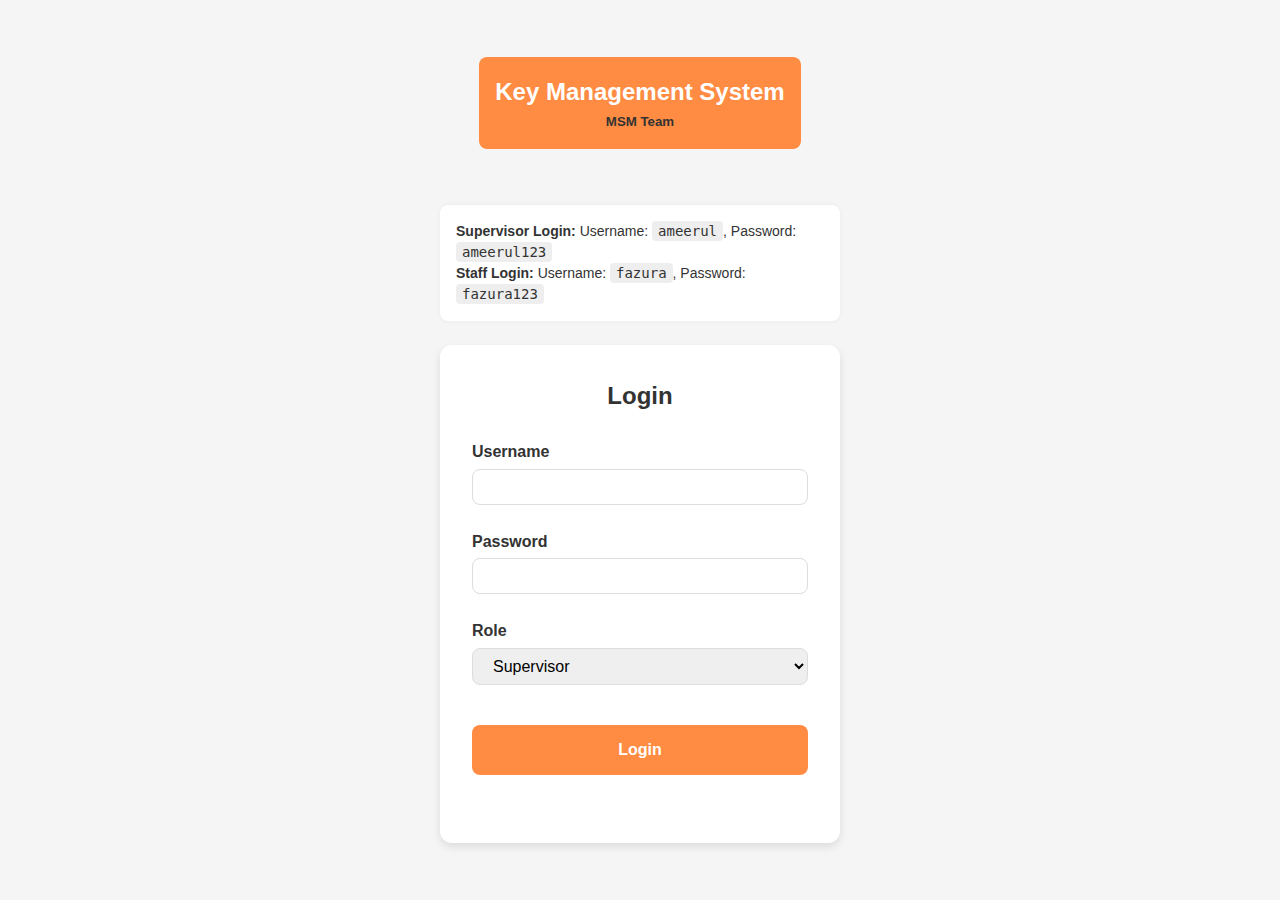
<file: index.html>
<!DOCTYPE html>
<html lang="en">
<head>
  <meta charset="UTF-8">
  <meta name="viewport" content="width=device-width, initial-scale=1.0">
  <title>Key Management System - MSM Team</title>
  <link rel="stylesheet" href="css/styles.css">
  <link rel="stylesheet" href="css/login.css">
</head>
<body>
  <div class="login-container">
    <div class="login-header">
      <div class="logo-container">
        <h1>Key Management System</h1>
        <h5>MSM Team</h5>
      </div>
    </div>

    <!-- Login Info Box -->
    <div class="login-info">
      <p><strong>Supervisor Login:</strong> Username: <code>ameerul</code>, Password: <code>ameerul123</code></p>
      <p><strong>Staff Login:</strong> Username: <code>fazura</code>, Password: <code>fazura123</code></p>
    </div>

    <div class="login-form">
      <h2>Login</h2>
      <div class="input-group">
        <label for="username">Username</label>
        <input type="text" id="username" name="username" required>
      </div>
      <div class="input-group">
        <label for="password">Password</label>
        <input type="password" id="password" name="password" required>
      </div>
      <div class="input-group">
        <label for="role">Role</label>
        <select id="role" name="role">
          <option value="supervisor">Supervisor</option>
          <option value="staff">Staff</option>
        </select>
      </div>
      <button id="login-btn" class="btn btn-primary">Login</button>
      <div id="error-message" class="error-message"></div>
    </div>
  </div>

  <script src="js/auth.js"></script>
</body>
<style>
  /* Login Page Styles */
.login-container {
  display: flex;
  flex-direction: column;
  align-items: center;
  justify-content: center;
  height: 100vh;
  background-color: var(--bg-color);
}

.login-header {
  width: 100%;
  text-align: center;
  margin-bottom: var(--spacing-xl);
}

.logo-container {
  background-color: var(--primary-color);
  padding: var(--spacing-md);
  border-radius: var(--border-radius-md);
  display: inline-block;
}

.logo-container h1 {
  color: var(--white);
  font-size: var(--font-size-xl);
  margin: 0;
}

.login-form {
  background-color: var(--white);
  padding: var(--spacing-xl);
  border-radius: var(--border-radius-lg);
  box-shadow: 0 4px 8px rgba(0, 0, 0, 0.1);
  width: 90%;
  max-width: 400px;
}

.login-form h2 {
  text-align: center;
  margin-bottom: var(--spacing-lg);
  color: var(--text-color);
}

.input-group {
  margin-bottom: var(--spacing-lg);
}

.error-message {
  color: var(--error-color);
  text-align: center;
  margin-top: var(--spacing-md);
  font-size: var(--font-size-sm);
  min-height: 20px;
}

#login-btn {
  width: 100%;
  padding: var(--spacing-md);
  margin-top: var(--spacing-md);
  font-size: var(--font-size-md);
}

/* Animation */
@keyframes fadeIn {
  from {
    opacity: 0;
    transform: translateY(20px);
  }
  to {
    opacity: 1;
    transform: translateY(0);
  }
}

.login-form {
  animation: fadeIn 0.5s ease-out;
}

/* Responsive styles */
@media (max-width: 480px) {
  .login-form {
    width: 95%;
    padding: var(--spacing-lg);
  }
  
  .logo-container h1 {
    font-size: var(--font-size-lg);
  }
}

.login-info {
  background-color: var(--white);
  padding: var(--spacing-md);
  margin: var(--spacing-lg) auto;
  width: 90%;
  max-width: 400px;
  border-radius: var(--border-radius-md);
  box-shadow: 0 0 5px rgba(0, 0, 0, 0.05);
  font-size: var(--font-size-sm);
  color: var(--text-color);
  line-height: 1.5;
}

.login-info code {
  background-color: var(--light-gray);
  padding: 2px 6px;
  border-radius: var(--border-radius-sm);
  font-family: monospace;
}

</style>
</html>
</file>
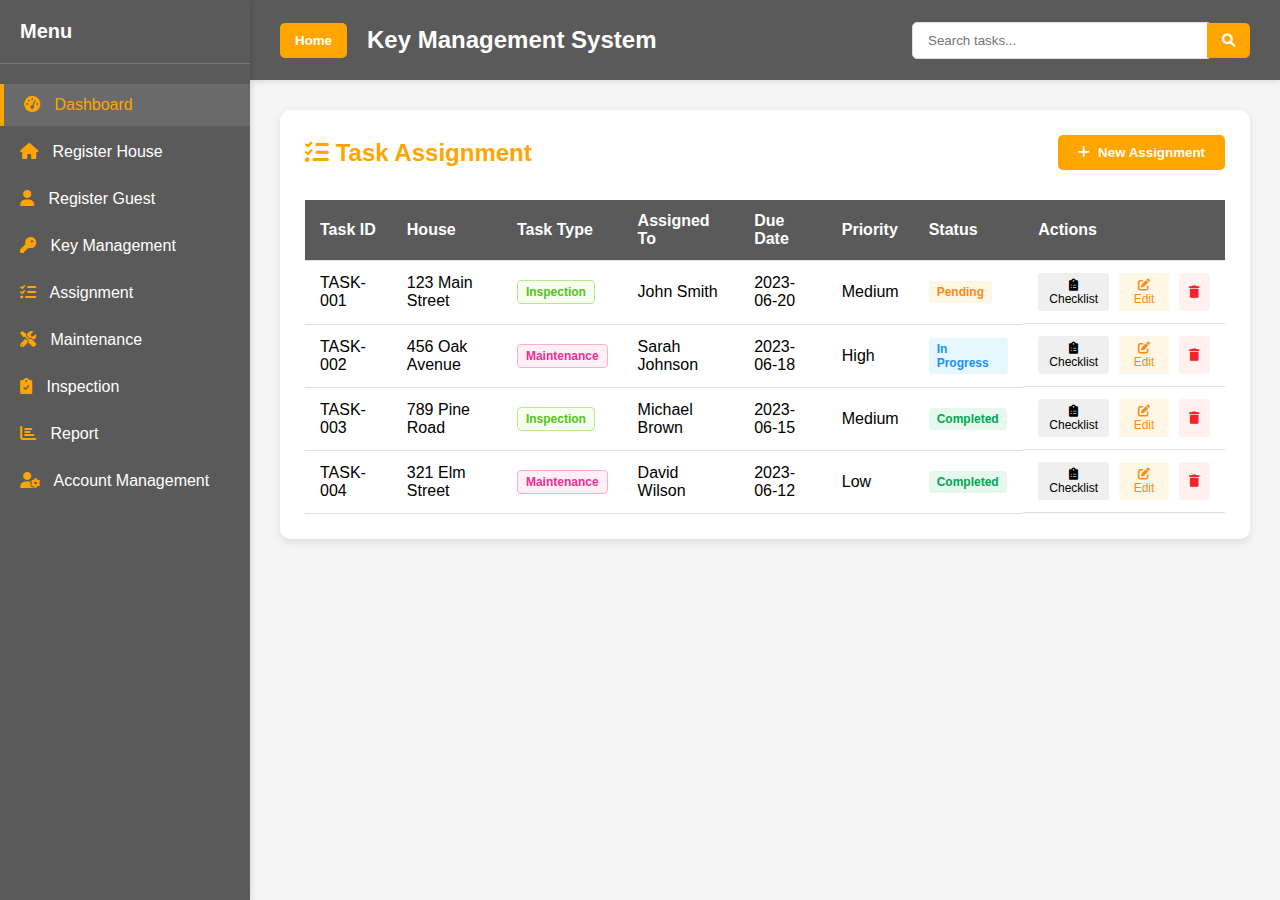
<file: assignment-details.html>
<!DOCTYPE html>
<html lang="en">
<head>
    <meta charset="UTF-8">
    <meta name="viewport" content="width=device-width, initial-scale=1.0">
    <title>Key Management System - Task Assignment</title>
    <link rel="stylesheet" href="css/assignment.css">
    <link rel="stylesheet" href="https://cdnjs.cloudflare.com/ajax/libs/font-awesome/6.0.0-beta3/css/all.min.css">
</head>
<body>
    <header>
        <div class="header-left">
            <button class="home-btn">Home</button>
            <div class="system-name">Key Management System</div>
        </div>
        <div class="search-bar">
            <input type="text" placeholder="Search tasks...">
            <button><i class="fas fa-search"></i></button>
        </div>
    </header>
    
    <aside>
        <div class="sidebar-header">
            <h2>Menu</h2>
        </div>
        <ul class="sidebar-menu">
            <li><a href="svdashboard.html" class="active"><i class="fas fa-tachometer-alt"></i> Dashboard</a></li>
            <li><a href="house.html"><i class="fas fa-home"></i> Register House</a></li>
            <li><a href="guest.html"><i class="fas fa-user"></i> Register Guest</a></li>
            <li><a href="kms-homepage.html"><i class="fas fa-key"></i> Key Management</a></li>
            <li><a href="assignment-details.html"><i class="fas fa-tasks"></i> Assignment</a></li>
            <li><a href="maintenance.html"><i class="fas fa-tools"></i> Maintenance</a></li>
            <li><a href="inspection.html"><i class="fas fa-clipboard-check"></i> Inspection</a></li>
            <li><a href="report.html"><i class="fas fa-chart-bar"></i> Report</a></li>
            <li><a href="account-management.html"><i class="fas fa-user-cog"></i> Account Management</a></li>
        </ul>
    </aside>
    
    <main>
        <div class="task-container">
            <div class="page-header">
                <h1 class="page-title"><i class="fas fa-tasks"></i> Task Assignment</h1>
                <div class="action-buttons">
                    <button class="action-btn new-task-btn" id="newTaskBtn">
                        <i class="fas fa-plus"></i> New Assignment
                    </button>
                </div>
            </div>
            
            <table class="task-table">
                <thead>
                    <tr>
                        <th>Task ID</th>
                        <th>House</th>
                        <th>Task Type</th>
                        <th>Assigned To</th>
                        <th>Due Date</th>
                        <th>Priority</th>
                        <th>Status</th>
                        <th>Actions</th>
                    </tr>
                </thead>
                <tbody>
                    <tr>
                        <td>TASK-001</td>
                        <td>123 Main Street</td>
                        <td><span class="task-type type-inspection">Inspection</span></td>
                        <td>John Smith</td>
                        <td>2023-06-20</td>
                        <td><span class="priority-badge priority-medium">Medium</span></td>
                        <td><span class="status-badge status-pending">Pending</span></td>
                        <td class="actions">
                            <button class="table-btn checklist-btn" onclick="showChecklist('TASK-001')">
                                <i class="fas fa-clipboard-list"></i> Checklist
                            </button>
                            <button class="table-btn edit-btn" onclick="editTask('TASK-001')">
                                <i class="fas fa-edit"></i> Edit
                            </button>
                            <button class="table-btn delete-btn" onclick="deleteTask('TASK-001')">
                                <i class="fas fa-trash"></i>
                            </button>
                        </td>
                    </tr>
                    <tr>
                        <td>TASK-002</td>
                        <td>456 Oak Avenue</td>
                        <td><span class="task-type type-maintenance">Maintenance</span></td>
                        <td>Sarah Johnson</td>
                        <td>2023-06-18</td>
                        <td><span class="priority-badge priority-high">High</span></td>
                        <td><span class="status-badge status-in-progress">In Progress</span></td>
                        <td class="actions">
                            <button class="table-btn checklist-btn" onclick="showChecklist('TASK-002')">
                                <i class="fas fa-clipboard-list"></i> Checklist
                            </button>
                            <button class="table-btn edit-btn" onclick="editTask('TASK-002')">
                                <i class="fas fa-edit"></i> Edit
                            </button>
                            <button class="table-btn delete-btn" onclick="deleteTask('TASK-002')">
                                <i class="fas fa-trash"></i>
                            </button>
                        </td>
                    </tr>
                    <tr>
                        <td>TASK-003</td>
                        <td>789 Pine Road</td>
                        <td><span class="task-type type-inspection">Inspection</span></td>
                        <td>Michael Brown</td>
                        <td>2023-06-15</td>
                        <td><span class="priority-badge priority-medium">Medium</span></td>
                        <td><span class="status-badge status-completed">Completed</span></td>
                        <td class="actions">
                            <button class="table-btn checklist-btn" onclick="showChecklist('TASK-003')">
                                <i class="fas fa-clipboard-list"></i> Checklist
                            </button>
                            <button class="table-btn edit-btn" onclick="editTask('TASK-003')">
                                <i class="fas fa-edit"></i> Edit
                            </button>
                            <button class="table-btn delete-btn" onclick="deleteTask('TASK-003')">
                                <i class="fas fa-trash"></i>
                            </button>
                        </td>
                    </tr>
                    <tr>
                        <td>TASK-004</td>
                        <td>321 Elm Street</td>
                        <td><span class="task-type type-maintenance">Maintenance</span></td>
                        <td>David Wilson</td>
                        <td>2023-06-12</td>
                        <td><span class="priority-badge priority-low">Low</span></td>
                        <td><span class="status-badge status-completed">Completed</span></td>
                        <td class="actions">
                            <button class="table-btn checklist-btn" onclick="showChecklist('TASK-004')">
                                <i class="fas fa-clipboard-list"></i> Checklist
                            </button>
                            <button class="table-btn edit-btn" onclick="editTask('TASK-004')">
                                <i class="fas fa-edit"></i> Edit
                            </button>
                            <button class="table-btn delete-btn" onclick="deleteTask('TASK-004')">
                                <i class="fas fa-trash"></i>
                            </button>
                        </td>
                    </tr>
                </tbody>
            </table>
        </div>
    </main>

    <!-- Task Assignment Modal -->
    <div class="modal" id="taskModal">
        <div class="modal-content">
            <div class="modal-header">
                <h3 class="modal-title" id="modalTitle"><i class="fas fa-plus"></i> New Task Assignment</h3>
                <button class="close-btn" onclick="closeModal()">&times;</button>
            </div>
            <div class="modal-body">
                <form id="taskAssignmentForm">
                    <input type="hidden" id="taskId">
                    <div class="form-row">
                        <div class="form-group">
                            <label for="taskType">Task Type</label>
                            <select id="taskType" required>
                                <option value="">Select Task Type</option>
                                <option value="inspection">Inspection</option>
                                <option value="maintenance">Maintenance</option>
                            </select>
                        </div>
                        <div class="form-group">
                            <label for="house">House</label>
                            <select id="house" required>
                                <option value="">Select House</option>
                                <option value="H001">123 Main Street</option>
                                <option value="H002">456 Oak Avenue</option>
                                <option value="H003">789 Pine Road</option>
                                <option value="H004">321 Elm Street</option>
                                <option value="H005">654 Maple Drive</option>
                            </select>
                        </div>
                    </div>
                    
                    <div class="form-row">
                        <div class="form-group">
                            <label for="assignedTo">Assign To</label>
                            <select id="assignedTo" required>
                                <option value="">Select Staff</option>
                                <option value="S001">John Smith</option>
                                <option value="S002">Sarah Johnson</option>
                                <option value="S003">Michael Brown</option>
                                <option value="S004">David Wilson</option>
                                <option value="S005">Emily Davis</option>
                            </select>
                        </div>
                        <div class="form-group">
                            <label for="dueDate">Due Date</label>
                            <input type="date" id="dueDate" required>
                        </div>
                    </div>
                    
                    <div class="form-row">
                        <div class="form-group">
                            <label for="priority">Priority</label>
                            <select id="priority" required>
                                <option value="low">Low</option>
                                <option value="medium" selected>Medium</option>
                                <option value="high">High</option>
                            </select>
                        </div>
                        <div class="form-group">
                            <label for="status">Status</label>
                            <select id="status" required>
                                <option value="pending">Pending</option>
                                <option value="in-progress">In Progress</option>
                                <option value="completed">Completed</option>
                            </select>
                        </div>
                    </div>
                    
                    <div class="form-group">
                        <label for="taskDescription">Task Description</label>
                        <textarea id="taskDescription" placeholder="Enter task details and instructions"></textarea>
                    </div>
                </form>
            </div>
            <div class="modal-footer">
                <button type="button" class="action-btn cancel-btn" onclick="closeModal()">Cancel</button>
                <button type="button" class="action-btn save-btn" onclick="saveTask()">Save Assignment</button>
            </div>
        </div>
    </div>

    <!-- Checklist Modal -->
    <div class="modal" id="checklistModal">
        <div class="modal-content checklist-modal">
            <div class="modal-header">
                <h3 class="modal-title"><i class="fas fa-clipboard-list"></i> House Inspection Checklist</h3>
                <button class="close-btn" onclick="closeChecklistModal()">&times;</button>
            </div>
            <div class="modal-body">
                <div class="checklist-header">
                    <h4 id="checklistHouse">House: 123 Main Street</h4>
                    <div class="checklist-status">
                        <span class="status-badge status-pending">Inspection Pending</span>
                    </div>
                </div>
                
                <div class="checklist-section">
                    <h5><i class="fas fa-door-open"></i> Exterior Inspection</h5>
                    <ul class="checklist-items">
                        <li>
                            <label class="checklist-item">
                                <input type="checkbox">
                                <span>Check all doors and windows for proper operation</span>
                            </label>
                        </li>
                        <li>
                            <label class="checklist-item">
                                <input type="checkbox">
                                <span>Inspect exterior walls for damage or cracks</span>
                            </label>
                        </li>
                        <li>
                            <label class="checklist-item">
                                <input type="checkbox">
                                <span>Check roof condition and gutters</span>
                            </label>
                        </li>
                        <li>
                            <label class="checklist-item">
                                <input type="checkbox">
                                <span>Verify outdoor lighting functionality</span>
                            </label>
                        </li>
                    </ul>
                </div>
                
                <div class="checklist-section">
                    <h5><i class="fas fa-home"></i> Interior Inspection</h5>
                    <ul class="checklist-items">
                        <li>
                            <label class="checklist-item">
                                <input type="checkbox">
                                <span>Test all light switches and outlets</span>
                            </label>
                        </li>
                        <li>
                            <label class="checklist-item">
                                <input type="checkbox">
                                <span>Check plumbing for leaks (faucets, toilets, pipes)</span>
                            </label>
                        </li>
                        <li>
                            <label class="checklist-item">
                                <input type="checkbox">
                                <span>Inspect HVAC system and filters</span>
                            </label>
                        </li>
                        <li>
                            <label class="checklist-item">
                                <input type="checkbox">
                                <span>Test smoke and carbon monoxide detectors</span>
                            </label>
                        </li>
                    </ul>
                </div>
                
                <div class="checklist-section">
                    <h5><i class="fas fa-utensils"></i> Kitchen Inspection</h5>
                    <ul class="checklist-items">
                        <li>
                            <label class="checklist-item">
                                <input type="checkbox">
                                <span>Test all appliances (stove, oven, microwave, refrigerator)</span>
                            </label>
                        </li>
                        <li>
                            <label class="checklist-item">
                                <input type="checkbox">
                                <span>Check for proper cabinet and drawer operation</span>
                            </label>
                        </li>
                        <li>
                            <label class="checklist-item">
                                <input type="checkbox">
                                <span>Inspect sink and garbage disposal</span>
                            </label>
                        </li>
                    </ul>
                </div>
                
                <div class="checklist-section">
                    <h5><i class="fas fa-bath"></i> Bathroom Inspection</h5>
                    <ul class="checklist-items">
                        <li>
                            <label class="checklist-item">
                                <input type="checkbox">
                                <span>Test all faucets and shower functionality</span>
                            </label>
                        </li>
                        <li>
                            <label class="checklist-item">
                                <input type="checkbox">
                                <span>Check toilet operation and for leaks</span>
                            </label>
                        </li>
                        <li>
                            <label class="checklist-item">
                                <input type="checkbox">
                                <span>Inspect ventilation and exhaust fans</span>
                            </label>
                        </li>
                    </ul>
                </div>
                
                <div class="form-group checklist-notes">
                    <label for="inspectionNotes">Additional Notes</label>
                    <textarea id="inspectionNotes" placeholder="Enter any additional findings or comments"></textarea>
                </div>
            </div>
            <div class="modal-footer">
                <button type="button" class="action-btn cancel-btn" onclick="closeChecklistModal()">Cancel</button>
                <button type="button" class="action-btn save-btn" onclick="submitChecklist()">Submit Inspection</button>
            </div>
        </div>
    </div>

    <script>
        // Current task being edited
        let currentTask = null;
        
        // Open modal for new task
        document.getElementById('newTaskBtn').addEventListener('click', function() {
            currentTask = null;
            document.getElementById('modalTitle').innerHTML = '<i class="fas fa-plus"></i> New Task Assignment';
            document.getElementById('taskAssignmentForm').reset();
            document.getElementById('taskId').value = '';
            document.getElementById('status').value = 'pending';
            openModal('taskModal');
        });
        
        // Edit task function
        function editTask(taskId) {
            // In a real app, this would fetch task data from server
            const taskData = {
                'TASK-001': {
                    type: 'inspection',
                    house: 'H001',
                    assignedTo: 'S001',
                    dueDate: '2023-06-20',
                    priority: 'medium',
                    status: 'pending',
                    description: 'Routine quarterly inspection of all systems'
                },
                'TASK-002': {
                    type: 'maintenance',
                    house: 'H002',
                    assignedTo: 'S002',
                    dueDate: '2023-06-18',
                    priority: 'high',
                    status: 'in-progress',
                    description: 'Fix leaky faucet in kitchen'
                },
                'TASK-003': {
                    type: 'inspection',
                    house: 'H003',
                    assignedTo: 'S003',
                    dueDate: '2023-06-15',
                    priority: 'medium',
                    status: 'completed',
                    description: 'Pre-guest arrival inspection'
                },
                'TASK-004': {
                    type: 'maintenance',
                    house: 'H004',
                    assignedTo: 'S004',
                    dueDate: '2023-06-12',
                    priority: 'low',
                    status: 'completed',
                    description: 'Replace light bulbs in hallway'
                }
            };
            
            currentTask = taskId;
            const task = taskData[taskId];
            
            document.getElementById('modalTitle').innerHTML = `<i class="fas fa-edit"></i> Edit Task ${taskId}`;
            document.getElementById('taskId').value = taskId;
            document.getElementById('taskType').value = task.type;
            document.getElementById('house').value = task.house;
            document.getElementById('assignedTo').value = task.assignedTo;
            document.getElementById('dueDate').value = task.dueDate;
            document.getElementById('priority').value = task.priority;
            document.getElementById('status').value = task.status;
            document.getElementById('taskDescription').value = task.description;
            
            openModal('taskModal');
        }
        
        // Delete task function
        function deleteTask(taskId) {
            if (confirm(`Are you sure you want to delete task ${taskId}? This action cannot be undone.`)) {
                // In a real app, this would delete from server
                alert(`Task ${taskId} has been deleted.`);
                // Refresh the task list
            }
        }
        
        // Save task function
        function saveTask() {
            const form = document.getElementById('taskAssignmentForm');
            if (!form.checkValidity()) {
                form.reportValidity();
                return;
            }
            
            const taskId = document.getElementById('taskId').value;
            const isNew = !taskId;
            
            // In a real app, this would save to server
            if (isNew) {
                alert('New task assignment created successfully!');
            } else {
                alert(`Task ${taskId} updated successfully!`);
            }
            
            closeModal();
            // Refresh the task list
        }
        
        // Show checklist function
        function showChecklist(taskId) {
            // In a real app, this would fetch task data from server
            const taskData = {
                'TASK-001': {
                    type: 'inspection',
                    house: '123 Main Street',
                    assignedTo: 'John Smith',
                    status: 'pending',
                },
                'TASK-002': {
                    type: 'maintenance',
                    house: '456 Oak Avenue',
                    assignedTo: 'Sarah Johnson',
                    status: 'in-progress',
                },
                'TASK-003': {
                    type: 'inspection',
                    house: '789 Pine Road',
                    assignedTo: 'Michael Brown',
                    status: 'completed',
                },
                'TASK-004': {
                    type: 'maintenance',
                    house: '321 Elm Street',
                    assignedTo: 'David Wilson',
                    status: 'completed',
                }
            };
            
            const task = taskData[taskId];
            
            if (task.type === 'inspection') {
                // For inspection tasks, show the checklist modal
                document.getElementById('checklistHouse').textContent = `House: ${task.house}`;
                openModal('checklistModal');
            } else if (task.type === 'maintenance') {
                // For maintenance tasks, show a simple task order modal
                showTaskOrder(taskId);
            }
        }
        
        // Show task order function (for maintenance tasks)
        function showTaskOrder(taskId) {
            // Simple task order modal content for maintenance
            const taskData = {
                'TASK-002': 'Fix leaky faucet in kitchen.',
                'TASK-004': 'Replace light bulbs in hallway.'
            };
            
            const taskDescription = taskData[taskId] || 'No description available.';
            
            // Display task order modal with the task description
            const taskOrderModal = `
                <div class="modal-content task-order-modal">
                    <div class="modal-header">
                        <h3 class="modal-title">Task Order - ${taskId}</h3>
                        <button class="close-btn" onclick="closeModal()">&times;</button>
                    </div>
                    <div class="modal-body">
                        <h4>Task Description:</h4>
                        <p>${taskDescription}</p>
                    </div>
                    <div class="modal-footer">
                        <button type="button" class="action-btn cancel-btn" onclick="closeModal()">Close</button>
                    </div>
                </div>
            `;
            
            // Insert the modal content and open it
            const modalContainer = document.createElement('div');
            modalContainer.className = 'modal task-order-modal-container';
            modalContainer.innerHTML = taskOrderModal;
            document.body.appendChild(modalContainer);
            openModal('task-order-modal-container');
        }
        
        // Modal functions
        function openModal(modalId) {
            document.getElementById(modalId).style.display = 'flex';
        }
        
        function closeModal() {
            document.getElementById('taskModal').style.display = 'none';
        }
        
        function closeChecklistModal() {
            document.getElementById('checklistModal').style.display = 'none';
        }
        
        // Close modal when clicking outside
        window.addEventListener('click', function(event) {
            if (event.target.className === 'modal') {
                closeModal();
                closeChecklistModal();
            }
        });
    </script>

    <style>
        /* Additional CSS for Task Order Modal */
        /* Task Order Modal Styles */
        .task-order-modal-container {
            display: flex;
            justify-content: center;
            align-items: center;
            position: fixed;
            top: 0;
            left: 0;
            width: 100%;
            height: 100%;
            background-color: rgba(0,0,0,0.5);
            z-index: 1000;
        }

        .task-order-modal {
            background-color: white;
            border-radius: 8px;
            width: 600px;
            padding: 25px;
            box-shadow: 0 3px 10px rgba(0,0,0,0.2);
        }

        .task-order-modal h3 {
            color: rgb(255, 165, 0);
            font-size: 20px;
        }

        .task-order-modal .modal-footer {
            display: flex;
            justify-content: flex-end;
            gap: 10px;
            margin-top: 20px;
        }

        .task-order-modal .cancel-btn {
            background-color: #f0f0f0;
            color: #333;
        }
    </style>
</body>
</html>
</file>
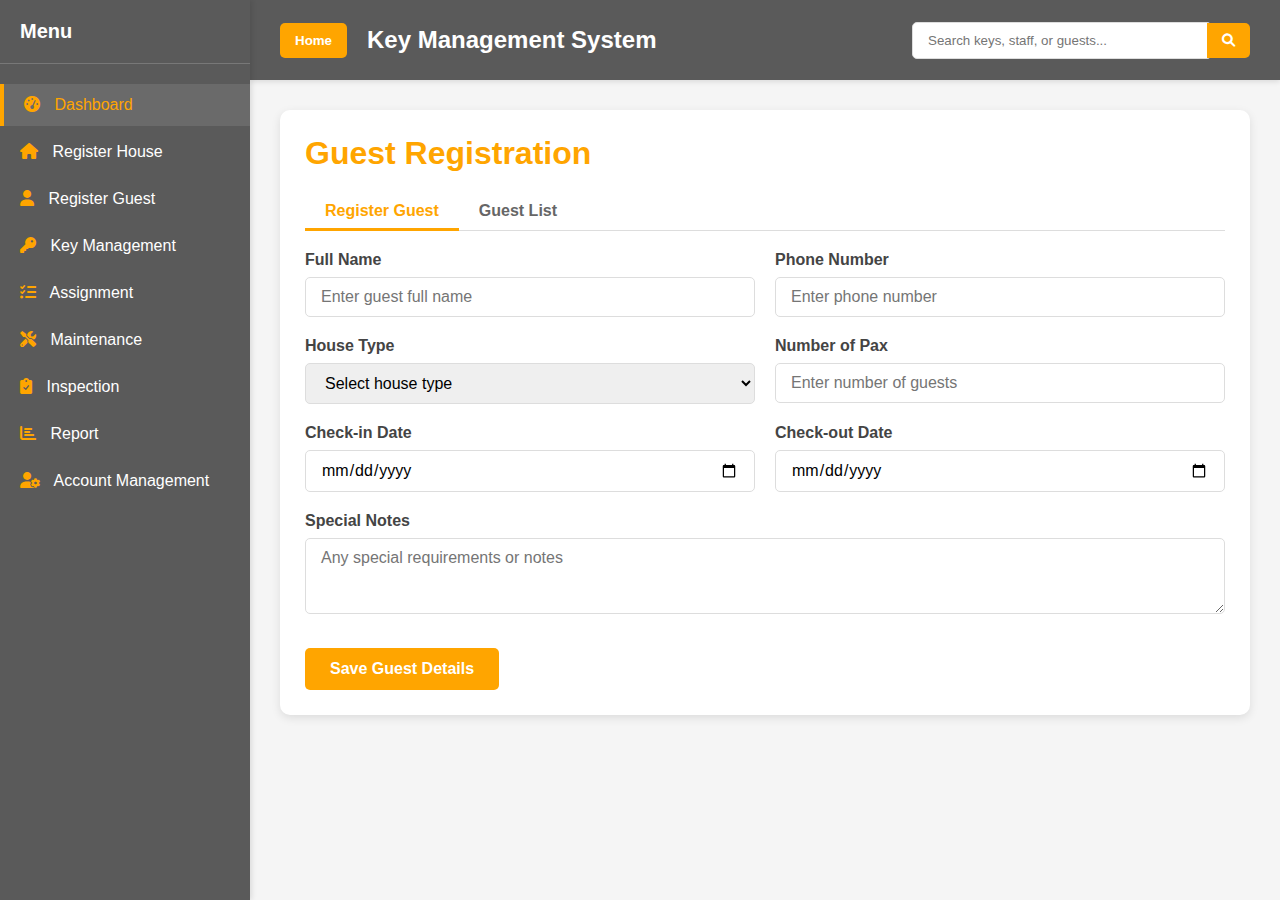
<file: guest.html>
<!DOCTYPE html>
<html lang="en">
<head>
    <meta charset="UTF-8">
    <meta name="viewport" content="width=device-width, initial-scale=1.0">
    <title>Key Management System</title>
   <link rel="stylesheet" href="css/register-guest.css">
    <link rel="stylesheet" href="https://cdnjs.cloudflare.com/ajax/libs/font-awesome/6.0.0-beta3/css/all.min.css">
</head>
<body>
    <header>
        <div class="header-left">
            <button class="home-btn">Home</button>
            <div class="system-name">Key Management System</div>
        </div>
        <div class="search-bar">
            <input type="text" placeholder="Search keys, staff, or guests...">
            <button><i class="fas fa-search"></i></button>
        </div>
    </header>
    
    <aside>
        <div class="sidebar-header">
            <h2>Menu</h2>
        </div>
        <ul class="sidebar-menu">
            <li><a href="svdashboard.html" class="active"><i class="fas fa-tachometer-alt"></i> Dashboard</a></li>
            <li><a href="house.html"><i class="fas fa-home"></i> Register House</a></li>
            <li><a href="guest.html"><i class="fas fa-user"></i> Register Guest</a></li>
            <li><a href="kms-homepage.html"><i class="fas fa-key"></i> Key Management</a></li>
            <li><a href="assignment-details.html"><i class="fas fa-tasks"></i> Assignment</a></li>
            <li><a href="maintenance.html"><i class="fas fa-tools"></i> Maintenance</a></li>
            <li><a href="inspection.html"><i class="fas fa-clipboard-check"></i> Inspection</a></li>
            <li><a href="report.html"><i class="fas fa-chart-bar"></i> Report</a></li>
            <li><a href="account-management.html"><i class="fas fa-user-cog"></i> Account Management</a></li>
        </ul>
    </aside>
    
    <main>
        <div class="register-guest-container">
            <h1 style="color: rgb(255, 165, 0); margin-bottom: 20px;">Guest Registration</h1>
            
            <div class="tab-header">
                <button class="tab-btn active" onclick="openTab(event, 'register-guest-tab')">Register Guest</button>
                <button class="tab-btn" onclick="openTab(event, 'guest-list-tab')">Guest List</button>
            </div>
            
            <!-- Register Guest Tab -->
            <div id="register-guest-tab" class="tab-content active">
                <form id="guest-registration-form">
                    <div class="form-row">
                        <div class="form-group">
                            <label for="guest-name">Full Name</label>
                            <input type="text" id="guest-name" placeholder="Enter guest full name" required>
                        </div>
                        
                        <div class="form-group">
                            <label for="guest-phone">Phone Number</label>
                            <input type="tel" id="guest-phone" placeholder="Enter phone number" required>
                        </div>
                    </div>
                    
                    <div class="form-row">
                        <div class="form-group">
                            <label for="house-type">House Type</label>
                            <select id="house-type" required>
                                <option value="">Select house type</option>
                                <option value="Apartment">Apartment</option>
                                <option value="Condo">Condo</option>
                                <option value="Townhouse">Townhouse</option>
                                <option value="Single Family">Single Family</option>
                                <option value="Duplex">Duplex</option>
                            </select>
                        </div>
                        
                        <div class="form-group">
                            <label for="pax-number">Number of Pax</label>
                            <input type="number" id="pax-number" min="1" placeholder="Enter number of guests" required>
                        </div>
                    </div>
                    
                    <div class="form-row">
                        <div class="form-group">
                            <label for="check-in">Check-in Date</label>
                            <input type="date" id="check-in" required>
                        </div>
                        
                        <div class="form-group">
                            <label for="check-out">Check-out Date</label>
                            <input type="date" id="check-out" required>
                        </div>
                    </div>
                    
                    <div class="form-group">
                        <label for="special-notes">Special Notes</label>
                        <textarea id="special-notes" rows="3" placeholder="Any special requirements or notes"></textarea>
                    </div>
                    
                    <button type="submit" class="submit-btn">Save Guest Details</button>
                </form>
                
                <!-- Guest Summary (will be shown after submission) -->
                <div id="guest-summary" class="guest-summary" style="display: none;">
                    <h3><i class="fas fa-user-check"></i> Guest Registration Summary</h3>
                    <div class="summary-grid" id="summary-content">
                        <!-- Summary content will be inserted here by JavaScript -->
                    </div>
                </div>
            </div>
            
            <!-- Guest List Tab -->
            <div id="guest-list-tab" class="tab-content">
                <table class="guest-table">
                    <thead>
                        <tr>
                            <th>Guest ID</th>
                            <th>Full Name</th>
                            <th>Phone Number</th>
                            <th>House Type</th>
                            <th>Pax</th>
                            <th>Check-in</th>
                            <th>Check-out</th>
                            <th>Status</th>
                        </tr>
                    </thead>
                    <tbody>
                        <tr>
                            <td>G001</td>
                            <td>John Smith</td>
                            <td>+1 555-123-4567</td>
                            <td>Apartment</td>
                            <td>2</td>
                            <td>2023-06-15</td>
                            <td>2023-06-20</td>
                            <td><span class="status-badge status-active">Active</span></td>
                        </tr>
                        <tr>
                            <td>G002</td>
                            <td>Sarah Johnson</td>
                            <td>+1 555-987-6543</td>
                            <td>Single Family</td>
                            <td>4</td>
                            <td>2023-06-10</td>
                            <td>2023-06-14</td>
                            <td><span class="status-badge status-checked-out">Checked Out</span></td>
                        </tr>
                        <tr>
                            <td>G003</td>
                            <td>Michael Brown</td>
                            <td>+1 555-456-7890</td>
                            <td>Townhouse</td>
                            <td>3</td>
                            <td>2023-06-18</td>
                            <td>2023-06-25</td>
                            <td><span class="status-badge status-active">Active</span></td>
                        </tr>
                        <!-- More rows can be added dynamically -->
                    </tbody>
                </table>
            </div>
        </div>
    </main>

    <script>
        function openTab(evt, tabName) {
            // Hide all tab contents
            const tabContents = document.getElementsByClassName("tab-content");
            for (let i = 0; i < tabContents.length; i++) {
                tabContents[i].classList.remove("active");
            }
            
            // Remove active class from all tab buttons
            const tabButtons = document.getElementsByClassName("tab-btn");
            for (let i = 0; i < tabButtons.length; i++) {
                tabButtons[i].classList.remove("active");
            }
            
            // Show the current tab and add active class to the button
            document.getElementById(tabName).classList.add("active");
            evt.currentTarget.classList.add("active");
        }
        
        // Form submission handling
        document.getElementById("guest-registration-form").addEventListener("submit", function(e) {
            e.preventDefault();
            
            // Get form values
            const guestName = document.getElementById("guest-name").value;
            const guestPhone = document.getElementById("guest-phone").value;
            const houseType = document.getElementById("house-type").value;
            const paxNumber = document.getElementById("pax-number").value;
            const checkIn = document.getElementById("check-in").value;
            const checkOut = document.getElementById("check-out").value;
            const specialNotes = document.getElementById("special-notes").value;
            
            // Create summary HTML
            const summaryHTML = `
                <div class="summary-item">
                    <strong>Full Name:</strong> ${guestName}
                </div>
                <div class="summary-item">
                    <strong>Phone Number:</strong> ${guestPhone}
                </div>
                <div class="summary-item">
                    <strong>House Type:</strong> ${houseType}
                </div>
                <div class="summary-item">
                    <strong>Number of Pax:</strong> ${paxNumber}
                </div>
                <div class="summary-item">
                    <strong>Check-in Date:</strong> ${checkIn}
                </div>
                <div class="summary-item">
                    <strong>Check-out Date:</strong> ${checkOut}
                </div>
                <div class="summary-item">
                    <strong>Special Notes:</strong> ${specialNotes || 'None'}
                </div>
                <div class="summary-item">
                    <strong>Registration Date:</strong> ${new Date().toLocaleDateString()}
                </div>
            `;
            
            // Display summary
            document.getElementById("summary-content").innerHTML = summaryHTML;
            document.getElementById("guest-summary").style.display = 'block';
            
            // In a real application, you would save to database and update the guest list
            // For now, we'll just show the summary
            
            // Scroll to summary
            document.getElementById("guest-summary").scrollIntoView({ behavior: 'smooth' });
        });
    </script>
</body>
<style>
    /* General Reset & Base */
* {
    margin: 0;
    padding: 0;
    box-sizing: border-box;
    font-family: 'Segoe UI', Tahoma, Geneva, Verdana, sans-serif;
}

body {
    display: grid;
    grid-template-columns: 250px 1fr;
    grid-template-rows: 80px 1fr;
    height: 100vh;
    background-color: #f5f5f5;
}

/* Header Styles */
header {
    grid-column: 2 / 3;
    grid-row: 1 / 2;
    background-color: rgb(90, 90, 90);
    box-shadow: 0 2px 5px rgba(0,0,0,0.1);
    display: flex;
    align-items: center;
    padding: 0 30px;
    justify-content: space-between;
}

.header-left {
    display: flex;
    align-items: center;
    gap: 20px;
}

.home-btn {
    background-color: rgb(255, 165, 0);
    color: white;
    border: none;
    padding: 10px 15px;
    border-radius: 5px;
    cursor: pointer;
    font-weight: bold;
    transition: background-color 0.3s;
}

.home-btn:hover {
    background-color: rgba(255, 165, 0, 0.8);
}

.system-name {
    font-size: 24px;
    font-weight: bold;
    color: white;
}

.search-bar {
    display: flex;
    align-items: center;
}

.search-bar input {
    padding: 10px 15px;
    border: 1px solid #ddd;
    border-radius: 5px;
    width: 300px;
    outline: none;
}

.search-bar button {
    background-color: rgb(255, 165, 0);
    color: white;
    border: none;
    padding: 10px 15px;
    border-radius: 0 5px 5px 0;
    margin-left: -5px;
    cursor: pointer;
}

/* Sidebar Styles */
aside {
    grid-column: 1 / 2;
    grid-row: 1 / 3;
    background-color: rgb(90, 90, 90);
    box-shadow: 2px 0 5px rgba(0,0,0,0.1);
    padding: 20px 0;
}

.sidebar-header {
    padding: 0 20px 20px;
    border-bottom: 1px solid rgb(120, 120, 120);
    margin-bottom: 20px;
}

.sidebar-header h2 {
    color: white;
    font-size: 20px;
}

.sidebar-menu {
    list-style: none;
}

.sidebar-menu li {
    margin-bottom: 5px;
}

.sidebar-menu a {
    display: block;
    padding: 12px 20px;
    color: white;
    text-decoration: none;
    transition: all 0.3s;
}

.sidebar-menu a i {
    margin-right: 10px;
    color: rgb(255, 165, 0);
}

.sidebar-menu a:hover,
.sidebar-menu a.active {
    background-color: rgba(255, 255, 255, 0.1);
    color: rgb(255, 165, 0);
    border-left: 4px solid rgb(255, 165, 0);
}

/* Main Content */
main {
    grid-column: 2 / 3;
    grid-row: 2 / 3;
    padding: 30px;
    overflow-y: auto;
}

.register-guest-container {
    background-color: white;
    border-radius: 10px;
    padding: 25px;
    box-shadow: 0 3px 10px rgba(0,0,0,0.1);
}

.register-guest-container h1 {
    color: rgb(255, 165, 0);
    margin-bottom: 20px;
}

/* Tab System */
.tab-header {
    display: flex;
    border-bottom: 1px solid #ddd;
    margin-bottom: 20px;
}

.tab-btn {
    padding: 10px 20px;
    background: none;
    border: none;
    cursor: pointer;
    font-size: 16px;
    font-weight: 600;
    color: #666;
    position: relative;
}

.tab-btn.active {
    color: rgb(255, 165, 0);
}

.tab-btn.active::after {
    content: '';
    position: absolute;
    bottom: -1px;
    left: 0;
    width: 100%;
    height: 3px;
    background-color: rgb(255, 165, 0);
}

.tab-content {
    display: none;
}

.tab-content.active {
    display: block;
}

/* Form Styles */
.form-group {
    margin-bottom: 20px;
}

.form-group label {
    display: block;
    margin-bottom: 8px;
    font-weight: 600;
    color: #444;
}

.form-group input,
.form-group select,
.form-group textarea {
    width: 100%;
    padding: 10px 15px;
    border: 1px solid #ddd;
    border-radius: 5px;
    font-size: 16px;
}

.form-row {
    display: flex;
    gap: 20px;
}

.form-row .form-group {
    flex: 1;
}

.submit-btn {
    background-color: rgb(255, 165, 0);
    color: white;
    border: none;
    padding: 12px 25px;
    border-radius: 5px;
    cursor: pointer;
    font-weight: bold;
    font-size: 16px;
    transition: background-color 0.3s;
    margin-top: 10px;
}

.submit-btn:hover {
    background-color: rgba(255, 165, 0, 0.8);
}

/* Summary Section */
.guest-summary {
    background-color: #f9f9f9;
    border-radius: 8px;
    padding: 20px;
    margin-top: 30px;
    border-left: 4px solid rgb(255, 165, 0);
}

.guest-summary h3 {
    color: rgb(255, 165, 0);
    margin-bottom: 15px;
}

.summary-grid {
    display: grid;
    grid-template-columns: repeat(2, 1fr);
    gap: 15px;
}

.summary-item {
    margin-bottom: 10px;
}

.summary-item strong {
    display: inline-block;
    width: 120px;
    color: #666;
}

/* Guest List Table */
.guest-table {
    width: 100%;
    border-collapse: collapse;
}

.guest-table th,
.guest-table td {
    padding: 12px 15px;
    text-align: left;
    border-bottom: 1px solid #ddd;
}

.guest-table th {
    background-color: rgb(90, 90, 90);
    color: white;
    font-weight: 600;
}

.guest-table tr:hover {
    background-color: #f9f9f9;
}

/* Status Badges */
.status-badge {
    display: inline-block;
    padding: 4px 8px;
    border-radius: 4px;
    font-size: 12px;
    font-weight: 600;
}

.status-active {
    background-color: #e6f7ee;
    color: #00a854;
}

.status-checked-out {
    background-color: #fff2f0;
    color: #f5222d;
}

</style>
</html>
</file>
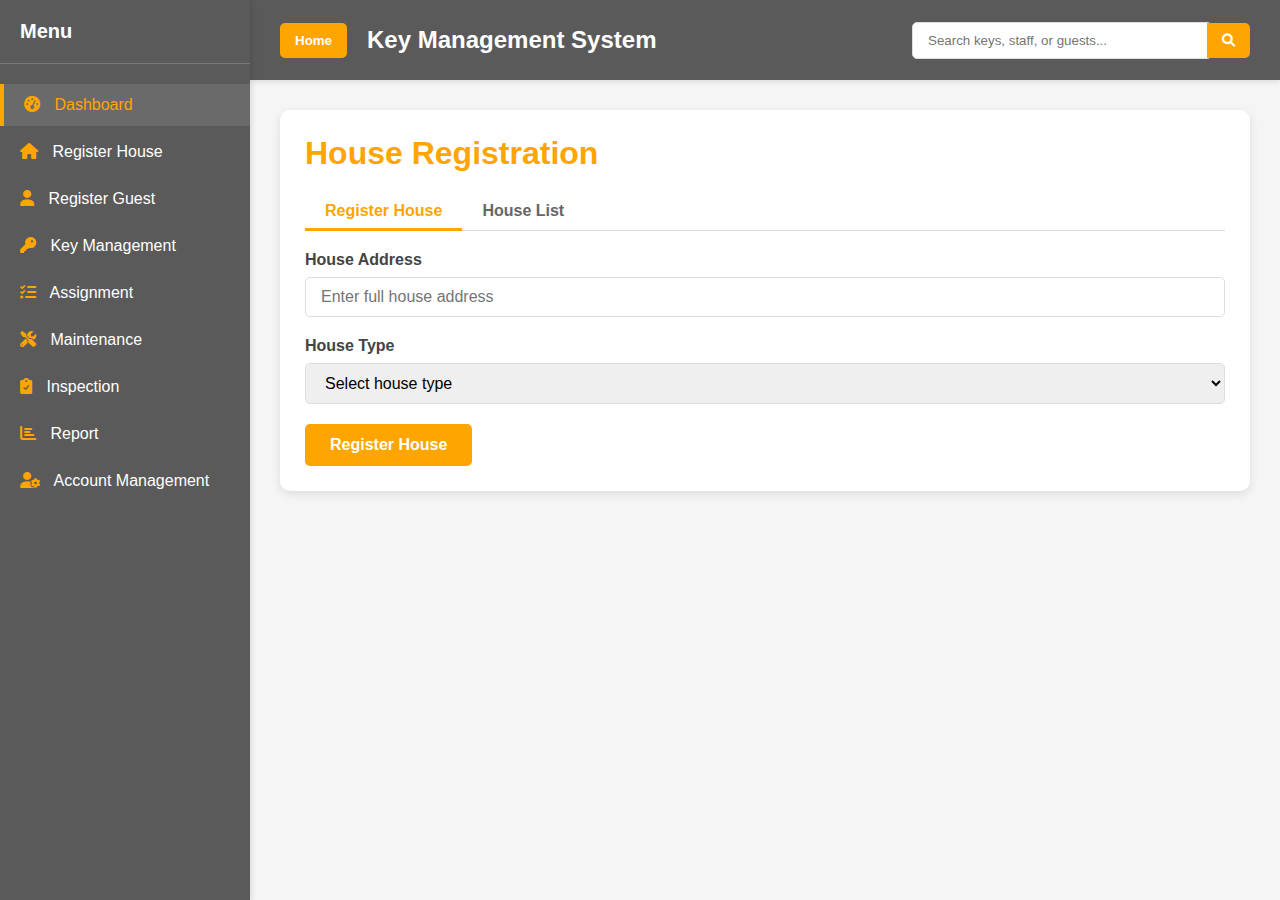
<file: house.html>
<!DOCTYPE html>
<html lang="en">
<head>
    <meta charset="UTF-8">
    <meta name="viewport" content="width=device-width, initial-scale=1.0">
    <title>Key Management System</title>
    <link rel="stylesheet" href="css/house.css">
    <link rel="stylesheet" href="https://cdnjs.cloudflare.com/ajax/libs/font-awesome/6.0.0-beta3/css/all.min.css">
</head>
<body>
    <header>
        <div class="header-left">
            <button class="home-btn">Home</button>
            <div class="system-name">Key Management System</div>
        </div>
        <div class="search-bar">
            <input type="text" placeholder="Search keys, staff, or guests...">
            <button><i class="fas fa-search"></i></button>
        </div>
    </header>
    
    <aside>
        <div class="sidebar-header">
            <h2>Menu</h2>
        </div>
        <ul class="sidebar-menu">
           <li><a href="svdashboard.html" class="active"><i class="fas fa-tachometer-alt"></i> Dashboard</a></li>
            <li><a href="house.html"><i class="fas fa-home"></i> Register House</a></li>
            <li><a href="guest.html"><i class="fas fa-user"></i> Register Guest</a></li>
            <li><a href="kms-homepage.html"><i class="fas fa-key"></i> Key Management</a></li>
            <li><a href="assignment-details.html"><i class="fas fa-tasks"></i> Assignment</a></li>
            <li><a href="maintenance.html"><i class="fas fa-tools"></i> Maintenance</a></li>
            <li><a href="inspection.html"><i class="fas fa-clipboard-check"></i> Inspection</a></li>
            <li><a href="report.html"><i class="fas fa-chart-bar"></i> Report</a></li>
            <li><a href="account-management.html"><i class="fas fa-user-cog"></i> Account Management</a></li>
        </ul>
    </aside>
    
    <main>
        <div class="register-house-container">
            <h1 style="color: rgb(255, 165, 0); margin-bottom: 20px;">House Registration</h1>
            
            <div class="tab-header">
                <button class="tab-btn active" onclick="openTab(event, 'register-tab')">Register House</button>
                <button class="tab-btn" onclick="openTab(event, 'list-tab')">House List</button>
            </div>
            
            <!-- Register House Tab -->
            <div id="register-tab" class="tab-content active">
                <form id="house-registration-form">
                    <div class="form-group">
                        <label for="house-address">House Address</label>
                        <input type="text" id="house-address" placeholder="Enter full house address" required>
                    </div>
                    
                    <div class="form-group">
                        <label for="house-type">House Type</label>
                        <select id="house-type" required>
                            <option value="">Select house type</option>
                            <option value="Apartment">Apartment</option>
                            <option value="Condo">Condo</option>
                            <option value="Townhouse">Townhouse</option>
                            <option value="Single Family">Single Family</option>
                            <option value="Duplex">Duplex</option>
                            <option value="Other">Other</option>
                        </select>
                    </div>
                    
                    <button type="submit" class="submit-btn">Register House</button>
                </form>
            </div>
            
            <!-- House List Tab -->
            <div id="list-tab" class="tab-content">
                <table class="house-table">
                    <thead>
                        <tr>
                            <th>House ID</th>
                            <th>House Address</th>
                            <th>House Type</th>
                        </tr>
                    </thead>
                    <tbody>
                        <tr>
                            <td>H001</td>
                            <td>123 Main Street, Apartment 4B, New York, NY 10001</td>
                            <td>Apartment</td>
                        </tr>
                        <tr>
                            <td>H002</td>
                            <td>456 Oak Avenue, Los Angeles, CA 90001</td>
                            <td>Single Family</td>
                        </tr>
                        <tr>
                            <td>H003</td>
                            <td>789 Pine Road, Chicago, IL 60601</td>
                            <td>Townhouse</td>
                        </tr>
                        <!-- More rows can be added dynamically -->
                    </tbody>
                </table>
            </div>
        </div>
    </main>

    <script>
        function openTab(evt, tabName) {
            // Hide all tab contents
            const tabContents = document.getElementsByClassName("tab-content");
            for (let i = 0; i < tabContents.length; i++) {
                tabContents[i].classList.remove("active");
            }
            
            // Remove active class from all tab buttons
            const tabButtons = document.getElementsByClassName("tab-btn");
            for (let i = 0; i < tabButtons.length; i++) {
                tabButtons[i].classList.remove("active");
            }
            
            // Show the current tab and add active class to the button
            document.getElementById(tabName).classList.add("active");
            evt.currentTarget.classList.add("active");
        }
        
        // Form submission handling
        document.getElementById("house-registration-form").addEventListener("submit", function(e) {
            e.preventDefault();
            
            // Here you would typically send the data to a server
            const address = document.getElementById("house-address").value;
            const type = document.getElementById("house-type").value;
            
            // For demo purposes, just show an alert
            alert(`House registered successfully!\nAddress: ${address}\nType: ${type}`);
            
            // Reset the form
            this.reset();
            
            // In a real application, you would update the house list here
        });
    </script>
</body>
</html>
</file>
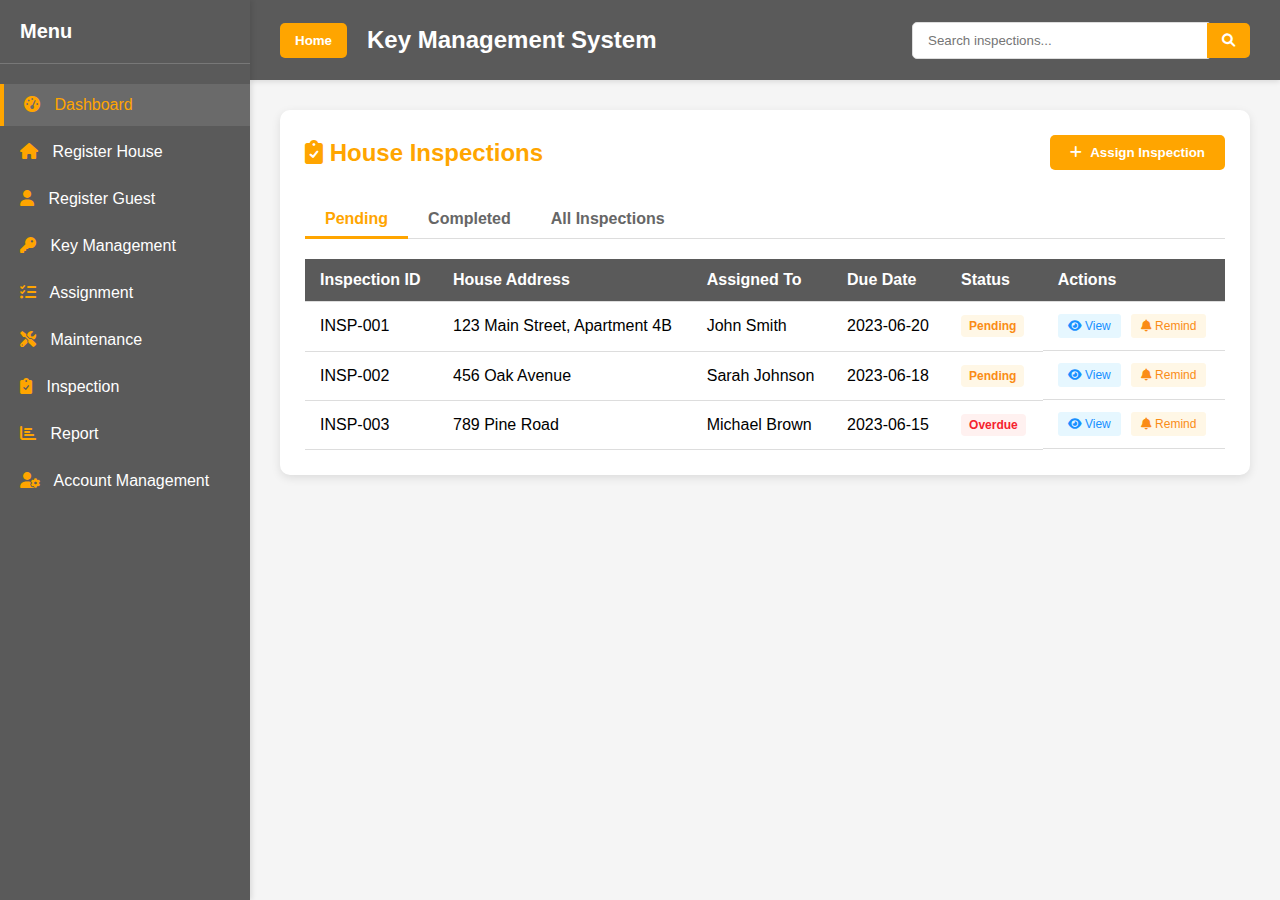
<file: inspection.html>
<!DOCTYPE html>
<html lang="en">
<head>
    <meta charset="UTF-8">
    <meta name="viewport" content="width=device-width, initial-scale=1.0">
    <title>Key Management System - Inspection</title>
    <link rel="stylesheet" href="css/inspection.css">
    <link rel="stylesheet" href="https://cdnjs.cloudflare.com/ajax/libs/font-awesome/6.0.0-beta3/css/all.min.css">
</head>
<body>
    <header>
        <div class="header-left">
            <button class="home-btn">Home</button>
            <div class="system-name">Key Management System</div>
        </div>
        <div class="search-bar">
            <input type="text" placeholder="Search inspections...">
            <button><i class="fas fa-search"></i></button>
        </div>
    </header>
    
    <aside>
        <div class="sidebar-header">
            <h2>Menu</h2>
        </div>
        <ul class="sidebar-menu">
            <li><a href="svdashboard.html" class="active"><i class="fas fa-tachometer-alt"></i> Dashboard</a></li>
            <li><a href="house.html"><i class="fas fa-home"></i> Register House</a></li>
            <li><a href="guest.html"><i class="fas fa-user"></i> Register Guest</a></li>
            <li><a href="kms-homepage.html"><i class="fas fa-key"></i> Key Management</a></li>
            <li><a href="assignment-details.html"><i class="fas fa-tasks"></i> Assignment</a></li>
            <li><a href="maintenance.html"><i class="fas fa-tools"></i> Maintenance</a></li>
            <li><a href="inspection.html"><i class="fas fa-clipboard-check"></i> Inspection</a></li>
            <li><a href="report.html"><i class="fas fa-chart-bar"></i> Report</a></li>
            <li><a href="account-management.html"><i class="fas fa-user-cog"></i> Account Management</a></li>
        </ul>
    </aside>
    
    <main>
        <div class="inspection-container">
            <div class="page-header">
                <h1 class="page-title"><i class="fas fa-clipboard-check"></i> House Inspections</h1>
                <div class="action-buttons">
                    <button class="action-btn assign-btn" id="assignInspectionBtn">
                        <i class="fas fa-plus"></i> Assign Inspection
                    </button>
                </div>
            </div>
            
            <div class="inspection-tabs">
                <button class="inspection-tab active" onclick="openInspectionTab(event, 'pending-tab')">Pending</button>
                <button class="inspection-tab" onclick="openInspectionTab(event, 'completed-tab')">Completed</button>
                <button class="inspection-tab" onclick="openInspectionTab(event, 'all-tab')">All Inspections</button>
            </div>
            
            <!-- Pending Inspections Tab -->
            <div id="pending-tab" class="tab-content active">
                <table class="inspection-table">
                    <thead>
                        <tr>
                            <th>Inspection ID</th>
                            <th>House Address</th>
                            <th>Assigned To</th>
                            <th>Due Date</th>
                            <th>Status</th>
                            <th>Actions</th>
                        </tr>
                    </thead>
                    <tbody>
                        <tr>
                            <td>INSP-001</td>
                            <td>123 Main Street, Apartment 4B</td>
                            <td>John Smith</td>
                            <td>2023-06-20</td>
                            <td><span class="status-badge status-pending">Pending</span></td>
                            <td class="action-cell">
                                <button class="table-btn view-btn" onclick="viewInspection('INSP-001')"><i class="fas fa-eye"></i> View</button>
                                <button class="table-btn remind-btn" onclick="remindStaff('INSP-001')"><i class="fas fa-bell"></i> Remind</button>
                            </td>
                        </tr>
                        <tr>
                            <td>INSP-002</td>
                            <td>456 Oak Avenue</td>
                            <td>Sarah Johnson</td>
                            <td>2023-06-18</td>
                            <td><span class="status-badge status-pending">Pending</span></td>
                            <td class="action-cell">
                                <button class="table-btn view-btn" onclick="viewInspection('INSP-002')"><i class="fas fa-eye"></i> View</button>
                                <button class="table-btn remind-btn" onclick="remindStaff('INSP-002')"><i class="fas fa-bell"></i> Remind</button>
                            </td>
                        </tr>
                        <tr>
                            <td>INSP-003</td>
                            <td>789 Pine Road</td>
                            <td>Michael Brown</td>
                            <td>2023-06-15</td>
                            <td><span class="status-badge status-overdue">Overdue</span></td>
                            <td class="action-cell">
                                <button class="table-btn view-btn" onclick="viewInspection('INSP-003')"><i class="fas fa-eye"></i> View</button>
                                <button class="table-btn remind-btn" onclick="remindStaff('INSP-003')"><i class="fas fa-bell"></i> Remind</button>
                            </td>
                        </tr>
                    </tbody>
                </table>
            </div>
            
            <!-- Completed Inspections Tab -->
            <div id="completed-tab" class="tab-content">
                <table class="inspection-table">
                    <thead>
                        <tr>
                            <th>Inspection ID</th>
                            <th>House Address</th>
                            <th>Inspected By</th>
                            <th>Completion Date</th>
                            <th>Status</th>
                            <th>Actions</th>
                        </tr>
                    </thead>
                    <tbody>
                        <tr>
                            <td>INSP-004</td>
                            <td>321 Elm Street</td>
                            <td>David Wilson</td>
                            <td>2023-06-12</td>
                            <td><span class="status-badge status-completed">Completed</span></td>
                            <td class="action-cell">
                                <button class="table-btn view-btn" onclick="viewInspection('INSP-004')"><i class="fas fa-eye"></i> View</button>
                            </td>
                        </tr>
                        <tr>
                            <td>INSP-005</td>
                            <td>654 Maple Drive</td>
                            <td>Emily Davis</td>
                            <td>2023-06-10</td>
                            <td><span class="status-badge status-completed">Completed</span></td>
                            <td class="action-cell">
                                <button class="table-btn view-btn" onclick="viewInspection('INSP-005')"><i class="fas fa-eye"></i> View</button>
                            </td>
                        </tr>
                    </tbody>
                </table>
            </div>
            
            <!-- All Inspections Tab -->
            <div id="all-tab" class="tab-content">
                <table class="inspection-table">
                    <thead>
                        <tr>
                            <th>Inspection ID</th>
                            <th>House Address</th>
                            <th>Assigned To</th>
                            <th>Due Date</th>
                            <th>Status</th>
                            <th>Actions</th>
                        </tr>
                    </thead>
                    <tbody>
                        <tr>
                            <td>INSP-001</td>
                            <td>123 Main Street, Apartment 4B</td>
                            <td>John Smith</td>
                            <td>2023-06-20</td>
                            <td><span class="status-badge status-pending">Pending</span></td>
                            <td class="action-cell">
                                <button class="table-btn view-btn" onclick="viewInspection('INSP-001')"><i class="fas fa-eye"></i> View</button>
                                <button class="table-btn remind-btn" onclick="remindStaff('INSP-001')"><i class="fas fa-bell"></i> Remind</button>
                            </td>
                        </tr>
                        <tr>
                            <td>INSP-002</td>
                            <td>456 Oak Avenue</td>
                            <td>Sarah Johnson</td>
                            <td>2023-06-18</td>
                            <td><span class="status-badge status-pending">Pending</span></td>
                            <td class="action-cell">
                                <button class="table-btn view-btn" onclick="viewInspection('INSP-002')"><i class="fas fa-eye"></i> View</button>
                                <button class="table-btn remind-btn" onclick="remindStaff('INSP-002')"><i class="fas fa-bell"></i> Remind</button>
                            </td>
                        </tr>
                        <tr>
                            <td>INSP-003</td>
                            <td>789 Pine Road</td>
                            <td>Michael Brown</td>
                            <td>2023-06-15</td>
                            <td><span class="status-badge status-overdue">Overdue</span></td>
                            <td class="action-cell">
                                <button class="table-btn view-btn" onclick="viewInspection('INSP-003')"><i class="fas fa-eye"></i> View</button>
                                <button class="table-btn remind-btn" onclick="remindStaff('INSP-003')"><i class="fas fa-bell"></i> Remind</button>
                            </td>
                        </tr>
                        <tr>
                            <td>INSP-004</td>
                            <td>321 Elm Street</td>
                            <td>David Wilson</td>
                            <td>2023-06-12</td>
                            <td><span class="status-badge status-completed">Completed</span></td>
                            <td class="action-cell">
                                <button class="table-btn view-btn" onclick="viewInspection('INSP-004')"><i class="fas fa-eye"></i> View</button>
                            </td>
                        </tr>
                        <tr>
                            <td>INSP-005</td>
                            <td>654 Maple Drive</td>
                            <td>Emily Davis</td>
                            <td>2023-06-10</td>
                            <td><span class="status-badge status-completed">Completed</span></td>
                            <td class="action-cell">
                                <button class="table-btn view-btn" onclick="viewInspection('INSP-005')"><i class="fas fa-eye"></i> View</button>
                            </td>
                        </tr>
                    </tbody>
                </table>
            </div>
        </div>
    </main>

    <!-- Assign Inspection Modal -->
    <div class="modal" id="assignModal">
        <div class="modal-content">
            <div class="modal-header">
                <h3 class="modal-title"><i class="fas fa-plus"></i> Assign New Inspection</h3>
                <button class="close-btn" onclick="closeModal()">&times;</button>
            </div>
            <form id="inspectionAssignmentForm">
                <div class="form-row">
                    <div class="form-group">
                        <label for="house-select">House</label>
                        <select id="house-select" required>
                            <option value="">Select House</option>
                            <option value="H001">123 Main Street, Apartment 4B</option>
                            <option value="H002">456 Oak Avenue</option>
                            <option value="H003">789 Pine Road</option>
                            <option value="H004">321 Elm Street</option>
                            <option value="H005">654 Maple Drive</option>
                        </select>
                    </div>
                    <div class="form-group">
                        <label for="staff-select">Assign To</label>
                        <select id="staff-select" required>
                            <option value="">Select Staff Member</option>
                            <option value="S001">John Smith</option>
                            <option value="S002">Sarah Johnson</option>
                            <option value="S003">Michael Brown</option>
                            <option value="S004">David Wilson</option>
                            <option value="S005">Emily Davis</option>
                        </select>
                    </div>
                </div>
                
                <div class="form-row">
                    <div class="form-group">
                        <label for="due-date">Due Date</label>
                        <input type="date" id="due-date" required>
                    </div>
                    <div class="form-group">
                        <label for="priority">Priority</label>
                        <select id="priority" required>
                            <option value="normal">Normal</option>
                            <option value="high">High</option>
                            <option value="urgent">Urgent</option>
                        </select>
                    </div>
                </div>
                
                <div class="form-group">
                    <label for="inspection-notes">Inspection Notes</label>
                    <textarea id="inspection-notes" placeholder="Enter specific instructions or areas to focus on during inspection"></textarea>
                </div>
                
                <div class="modal-footer">
                    <button type="button" class="action-btn" onclick="closeModal()" style="background-color: #f0f0f0;">Cancel</button>
                    <button type="submit" class="action-btn assign-btn">Assign Inspection</button>
                </div>
            </form>
        </div>
    </div>

    <!-- View Inspection Modal -->
    <div class="modal" id="viewModal">
        <div class="modal-content">
            <div class="modal-header">
                <h3 class="modal-title"><i class="fas fa-clipboard-check"></i> Inspection Details</h3>
                <button class="close-btn" onclick="closeModal()">&times;</button>
            </div>
            <div id="inspectionDetails">
                <!-- Details will be inserted here by JavaScript -->
            </div>
            <div class="modal-footer">
                <button type="button" class="action-btn" onclick="closeModal()" style="background-color: #f0f0f0;">Close</button>
            </div>
        </div>
    </div>

    <script>
        // Tab functionality
        function openInspectionTab(evt, tabName) {
            // Hide all tab contents
            const tabContents = document.getElementsByClassName("tab-content");
            for (let i = 0; i < tabContents.length; i++) {
                tabContents[i].classList.remove("active");
            }
            
            // Remove active class from all tab buttons
            const tabButtons = document.getElementsByClassName("inspection-tab");
            for (let i = 0; i < tabButtons.length; i++) {
                tabButtons[i].classList.remove("active");
            }
            
            // Show the current tab and add active class to the button
            document.getElementById(tabName).classList.add("active");
            evt.currentTarget.classList.add("active");
        }
        
        // Modal functionality
        function openModal(modalId) {
            document.getElementById(modalId).style.display = 'flex';
        }
        
        function closeModal() {
            const modals = document.querySelectorAll('.modal');
            modals.forEach(modal => {
                modal.style.display = 'none';
            });
        }
        
        // Assign inspection button
        document.getElementById('assignInspectionBtn').addEventListener('click', function() {
            openModal('assignModal');
        });
        
        // Form submission
        document.getElementById('inspectionAssignmentForm').addEventListener('submit', function(e) {
            e.preventDefault();
            alert('Inspection assigned successfully!');
            closeModal();
            // In a real application, this would send data to server and update the table
        });
        
        // View inspection details
        function viewInspection(inspectionId) {
            // In a real app, this would fetch data from server
            const inspectionData = {
                'INSP-001': {
                    house: '123 Main Street, Apartment 4B',
                    assignedTo: 'John Smith',
                    dueDate: '2023-06-20',
                    status: 'Pending',
                    priority: 'Normal',
                    notes: 'Check all windows and doors. Verify smoke detectors are working.',
                    createdDate: '2023-06-10',
                    createdBy: 'Supervisor Admin'
                },
                'INSP-002': {
                    house: '456 Oak Avenue',
                    assignedTo: 'Sarah Johnson',
                    dueDate: '2023-06-18',
                    status: 'Pending',
                    priority: 'High',
                    notes: 'Focus on plumbing inspection. Guest reported slow drainage.',
                    createdDate: '2023-06-08',
                    createdBy: 'Supervisor Admin'
                },
                'INSP-003': {
                    house: '789 Pine Road',
                    assignedTo: 'Michael Brown',
                    dueDate: '2023-06-15',
                    status: 'Overdue',
                    priority: 'Urgent',
                    notes: 'Full property inspection required before new tenant moves in.',
                    createdDate: '2023-06-01',
                    createdBy: 'Supervisor Admin'
                },
                'INSP-004': {
                    house: '321 Elm Street',
                    assignedTo: 'David Wilson',
                    dueDate: '2023-06-12',
                    status: 'Completed',
                    completionDate: '2023-06-12',
                    priority: 'Normal',
                    notes: 'Routine quarterly inspection',
                    findings: 'All systems normal. Minor scratch on front door noted.',
                    createdDate: '2023-05-28',
                    createdBy: 'Supervisor Admin',
                    completedBy: 'David Wilson'
                },
                'INSP-005': {
                    house: '654 Maple Drive',
                    assignedTo: 'Emily Davis',
                    dueDate: '2023-06-10',
                    status: 'Completed',
                    completionDate: '2023-06-09',
                    priority: 'Normal',
                    notes: 'Pre-guest arrival inspection',
                    findings: 'Property in excellent condition. All appliances tested and working.',
                    createdDate: '2023-05-25',
                    createdBy: 'Supervisor Admin',
                    completedBy: 'Emily Davis'
                }
            };
            
            const inspection = inspectionData[inspectionId];
            let detailsHTML = `
                <div class="summary-grid">
                    <div class="summary-item"><strong>Inspection ID:</strong> ${inspectionId}</div>
                    <div class="summary-item"><strong>House:</strong> ${inspection.house}</div>
                    <div class="summary-item"><strong>Assigned To:</strong> ${inspection.assignedTo}</div>
                    <div class="summary-item"><strong>Due Date:</strong> ${inspection.dueDate}</div>
                    <div class="summary-item"><strong>Status:</strong> <span class="status-badge ${inspection.status === 'Completed' ? 'status-completed' : inspection.status === 'Overdue' ? 'status-overdue' : 'status-pending'}">${inspection.status}</span></div>
                    <div class="summary-item"><strong>Priority:</strong> ${inspection.priority}</div>
                    <div class="summary-item"><strong>Created Date:</strong> ${inspection.createdDate}</div>
                    <div class="summary-item"><strong>Created By:</strong> ${inspection.createdBy}</div>
            `;
            
            if (inspection.status === 'Completed') {
                detailsHTML += `
                    <div class="summary-item"><strong>Completed Date:</strong> ${inspection.completionDate}</div>
                    <div class="summary-item"><strong>Completed By:</strong> ${inspection.completedBy}</div>
                    <div class="summary-item"><strong>Findings:</strong> ${inspection.findings}</div>
                `;
            }
            
            detailsHTML += `
                    <div class="summary-item"><strong>Notes:</strong> ${inspection.notes}</div>
                </div>
            `;
            
            document.getElementById('inspectionDetails').innerHTML = detailsHTML;
            openModal('viewModal');
        }
        
        // Remind staff function
        function remindStaff(inspectionId) {
            if (confirm(`Send reminder to staff about inspection ${inspectionId}?`)) {
                alert(`Reminder sent for inspection ${inspectionId}`);
            }
        }
        
        // Close modal when clicking outside
        window.addEventListener('click', function(event) {
            if (event.target.className === 'modal') {
                closeModal();
            }
        });
    </script>
</body>
</html>
</file>
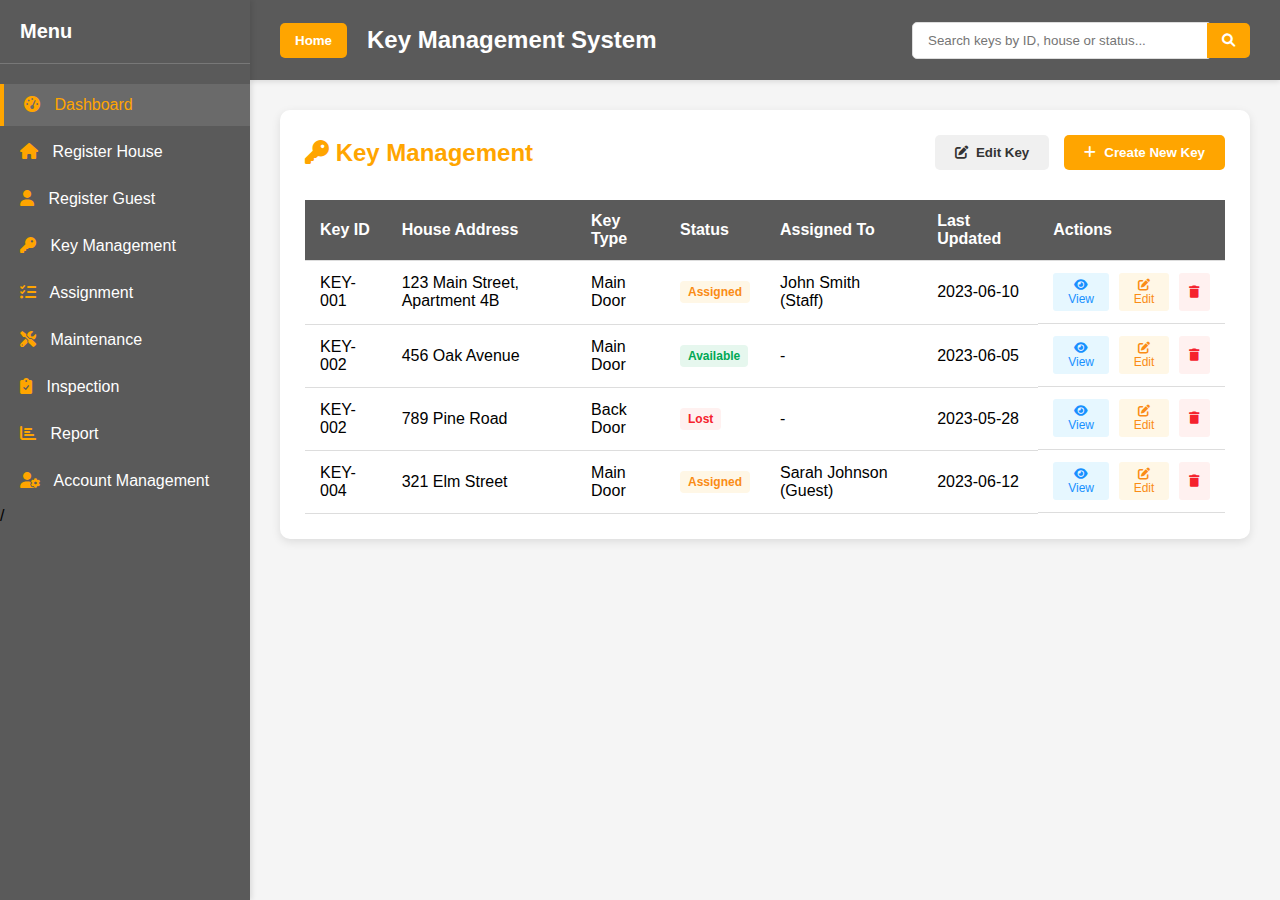
<file: kms-homepage.html>
<!DOCTYPE html>
<html lang="en">
<head>
    <meta charset="UTF-8">
    <meta name="viewport" content="width=device-width, initial-scale=1.0">
    <title>Key Management System</title>
    <link rel="stylesheet" href="css/key-management.css">
    <link rel="stylesheet" href="https://cdnjs.cloudflare.com/ajax/libs/font-awesome/6.0.0-beta3/css/all.min.css">
</head>
<body>
    <header>
        <div class="header-left">
            <button class="home-btn">Home</button>
            <div class="system-name">Key Management System</div>
        </div>
        <div class="search-bar">
            <input type="text" placeholder="Search keys by ID, house or status...">
            <button><i class="fas fa-search"></i></button>
        </div>
    </header>
    
    <aside>
        <div class="sidebar-header">
            <h2>Menu</h2>
        </div>
        <ul class="sidebar-menu">
            <li><a href="svdashboard.html" class="active"><i class="fas fa-tachometer-alt"></i> Dashboard</a></li>
            <li><a href="house.html"><i class="fas fa-home"></i> Register House</a></li>
            <li><a href="guest.html"><i class="fas fa-user"></i> Register Guest</a></li>
            <li><a href="kms-homepage.html"><i class="fas fa-key"></i> Key Management</a></li>
            <li><a href="assignment-details.html"><i class="fas fa-tasks"></i> Assignment</a></li>
            <li><a href="maintenance.html"><i class="fas fa-tools"></i> Maintenance</a></li>
            <li><a href="inspection.html"><i class="fas fa-clipboard-check"></i> Inspection</a></li>
            <li><a href="report.html"><i class="fas fa-chart-bar"></i> Report</a></li>
            <li><a href="account-management.html"><i class="fas fa-user-cog"></i> Account Management</a></li>
        </ul>/
    </aside>
    
    <main>
        <div class="key-management-container">
            <div class="page-header">
                <h1 class="page-title"><i class="fas fa-key"></i> Key Management</h1>
                <div class="action-buttons">
                    <button class="action-btn edit-btn">
                        <i class="fas fa-edit"></i> Edit Key
                    </button>
                    <button class="action-btn create-btn">
                        <i class="fas fa-plus"></i> Create New Key
                    </button>
                </div>
            </div>
            
            <table class="key-table">
                <thead>
                    <tr>
                        <th>Key ID</th>
                        <th>House Address</th>
                        <th>Key Type</th>
                        <th>Status</th>
                        <th>Assigned To</th>
                        <th>Last Updated</th>
                        <th>Actions</th>
                    </tr>
                </thead>
                <tbody>
                    <tr>
                        <td>KEY-001</td>
                        <td>123 Main Street, Apartment 4B</td>
                        <td>Main Door</td>
                        <td><span class="status-badge status-assigned">Assigned</span></td>
                        <td>John Smith (Staff)</td>
                        <td>2023-06-10</td>
                        <td class="actions">
                            <button class="table-btn view-btn"><i class="fas fa-eye"></i> View</button>
                            <button class="table-btn edit-table-btn"><i class="fas fa-edit"></i> Edit</button>
                            <button class="table-btn delete-btn"><i class="fas fa-trash"></i></button>
                        </td>
                    </tr>
                    <tr>
                        <td>KEY-002</td>
                        <td>456 Oak Avenue</td>
                        <td>Main Door</td>
                        <td><span class="status-badge status-available">Available</span></td>
                        <td>-</td>
                        <td>2023-06-05</td>
                        <td class="actions">
                            <button class="table-btn view-btn"><i class="fas fa-eye"></i> View</button>
                            <button class="table-btn edit-table-btn"><i class="fas fa-edit"></i> Edit</button>
                            <button class="table-btn delete-btn"><i class="fas fa-trash"></i></button>
                        </td>
                    </tr>
                    <tr>
                        <td>KEY-002</td>
                        <td>789 Pine Road</td>
                        <td>Back Door</td>
                        <td><span class="status-badge status-lost">Lost</span></td>
                        <td>-</td>
                        <td>2023-05-28</td>
                        <td class="actions">
                            <button class="table-btn view-btn"><i class="fas fa-eye"></i> View</button>
                            <button class="table-btn edit-table-btn"><i class="fas fa-edit"></i> Edit</button>
                            <button class="table-btn delete-btn"><i class="fas fa-trash"></i></button>
                        </td>
                    </tr>
                    <tr>
                        <td>KEY-004</td>
                        <td>321 Elm Street</td>
                        <td>Main Door</td>
                        <td><span class="status-badge status-assigned">Assigned</span></td>
                        <td>Sarah Johnson (Guest)</td>
                        <td>2023-06-12</td>
                        <td class="actions">
                            <button class="table-btn view-btn"><i class="fas fa-eye"></i> View</button>
                            <button class="table-btn edit-table-btn"><i class="fas fa-edit"></i> Edit</button>
                            <button class="table-btn delete-btn"><i class="fas fa-trash"></i></button>
                        </td>
                    </tr>
                </tbody>
            </table>
        </div>
    </main>

    <script>
        // Functionality for Edit and Create buttons
        document.querySelector('.edit-btn').addEventListener('click', function() {
            // In a real application, this would enable edit mode for selected keys
            alert('Edit mode activated. Please select a key to edit.');
        });
        
        document.querySelector('.create-btn').addEventListener('click', function() {
            // In a real application, this would open a key creation form
            alert('Opening new key creation form...');
        });
        
        // Functionality for table action buttons
        document.querySelectorAll('.view-btn').forEach(btn => {
            btn.addEventListener('click', function() {
                const keyId = this.closest('tr').querySelector('td:first-child').textContent;
                alert(`Viewing details for key: ${keyId}`);
            });
        });
        
        document.querySelectorAll('.edit-table-btn').forEach(btn => {
            btn.addEventListener('click', function() {
                const keyId = this.closest('tr').querySelector('td:first-child').textContent;
                alert(`Editing key: ${keyId}`);
            });
        });
        
        document.querySelectorAll('.delete-btn').forEach(btn => {
            btn.addEventListener('click', function() {
                const keyId = this.closest('tr').querySelector('td:first-child').textContent;
                if(confirm(`Are you sure you want to delete key ${keyId}?`)) {
                    alert(`Key ${keyId} will be deleted. In a real app, this would remove it from the database.`);
                }
            });
        });
    </script>
</body>
<style>
    /* Reset and Base Styles */
* {
    margin: 0;
    padding: 0;
    box-sizing: border-box;
    font-family: 'Segoe UI', Tahoma, Geneva, Verdana, sans-serif;
}

body {
    display: grid;
    grid-template-columns: 250px 1fr;
    grid-template-rows: 80px 1fr;
    height: 100vh;
    background-color: #f5f5f5;
}

/* Header Styles */
header {
    grid-column: 2 / 3;
    grid-row: 1 / 2;
    background-color: rgb(90, 90, 90);
    box-shadow: 0 2px 5px rgba(0,0,0,0.1);
    display: flex;
    align-items: center;
    padding: 0 30px;
    justify-content: space-between;
}

.header-left {
    display: flex;
    align-items: center;
    gap: 20px;
}

.home-btn {
    background-color: rgb(255, 165, 0);
    color: white;
    border: none;
    padding: 10px 15px;
    border-radius: 5px;
    cursor: pointer;
    font-weight: bold;
    transition: background-color 0.3s;
}

.home-btn:hover {
    background-color: rgba(255, 165, 0, 0.8);
}

.system-name {
    font-size: 24px;
    font-weight: bold;
    color: white;
}

.search-bar {
    display: flex;
    align-items: center;
}

.search-bar input {
    padding: 10px 15px;
    border: 1px solid #ddd;
    border-radius: 5px;
    width: 300px;
    outline: none;
}

.search-bar button {
    background-color: rgb(255, 165, 0);
    color: white;
    border: none;
    padding: 10px 15px;
    border-radius: 0 5px 5px 0;
    margin-left: -5px;
    cursor: pointer;
}

/* Sidebar Styles */
aside {
    grid-column: 1 / 2;
    grid-row: 1 / 3;
    background-color: rgb(90, 90, 90);
    box-shadow: 2px 0 5px rgba(0,0,0,0.1);
    padding: 20px 0;
}

.sidebar-header {
    padding: 0 20px 20px;
    border-bottom: 1px solid rgb(120, 120, 120);
    margin-bottom: 20px;
}

.sidebar-header h2 {
    color: white;
    font-size: 20px;
}

.sidebar-menu {
    list-style: none;
}

.sidebar-menu li {
    margin-bottom: 5px;
}

.sidebar-menu a {
    display: block;
    padding: 12px 20px;
    color: white;
    text-decoration: none;
    transition: all 0.3s;
}

.sidebar-menu a i {
    margin-right: 10px;
    color: rgb(255, 165, 0);
}

.sidebar-menu a:hover,
.sidebar-menu a.active {
    background-color: rgba(255, 255, 255, 0.1);
    color: rgb(255, 165, 0);
    border-left: 4px solid rgb(255, 165, 0);
}

/* Main Content Styles */
main {
    grid-column: 2 / 3;
    grid-row: 2 / 3;
    padding: 30px;
    overflow-y: auto;
}

/* Key Management Section */
.key-management-container {
    background-color: white;
    border-radius: 10px;
    padding: 25px;
    box-shadow: 0 3px 10px rgba(0,0,0,0.1);
}

.page-header {
    display: flex;
    justify-content: space-between;
    align-items: center;
    margin-bottom: 30px;
}

.page-title {
    color: rgb(255, 165, 0);
    font-size: 24px;
}

.action-buttons {
    display: flex;
    gap: 15px;
}

.action-btn {
    display: flex;
    align-items: center;
    gap: 8px;
    padding: 10px 20px;
    border: none;
    border-radius: 5px;
    cursor: pointer;
    font-weight: 600;
    transition: all 0.3s;
}

.edit-btn {
    background-color: #f0f0f0;
    color: #333;
}

.edit-btn:hover {
    background-color: #e0e0e0;
}

.create-btn {
    background-color: rgb(255, 165, 0);
    color: white;
}

.create-btn:hover {
    background-color: rgba(255, 165, 0, 0.8);
}

/* Table Styles */
.key-table {
    width: 100%;
    border-collapse: collapse;
}

.key-table th,
.key-table td {
    padding: 12px 15px;
    text-align: left;
    border-bottom: 1px solid #ddd;
}

.key-table th {
    background-color: rgb(90, 90, 90);
    color: white;
    font-weight: 600;
}

.key-table tr:hover {
    background-color: #f9f9f9;
}

.key-table .actions {
    display: flex;
    gap: 10px;
}

.table-btn {
    padding: 5px 10px;
    border: none;
    border-radius: 3px;
    cursor: pointer;
    font-size: 12px;
}

.view-btn {
    background-color: #e6f7ff;
    color: #1890ff;
}

.edit-table-btn {
    background-color: #fff7e6;
    color: #fa8c16;
}

.delete-btn {
    background-color: #fff1f0;
    color: #f5222d;
}

/* Status Badges */
.status-badge {
    display: inline-block;
    padding: 4px 8px;
    border-radius: 4px;
    font-size: 12px;
    font-weight: 600;
}

.status-available {
    background-color: #e6f7ee;
    color: #00a854;
}

.status-assigned {
    background-color: #fff7e6;
    color: #fa8c16;
}

.status-lost {
    background-color: #fff1f0;
    color: #f5222d;
}

</style>
</html>
</file>
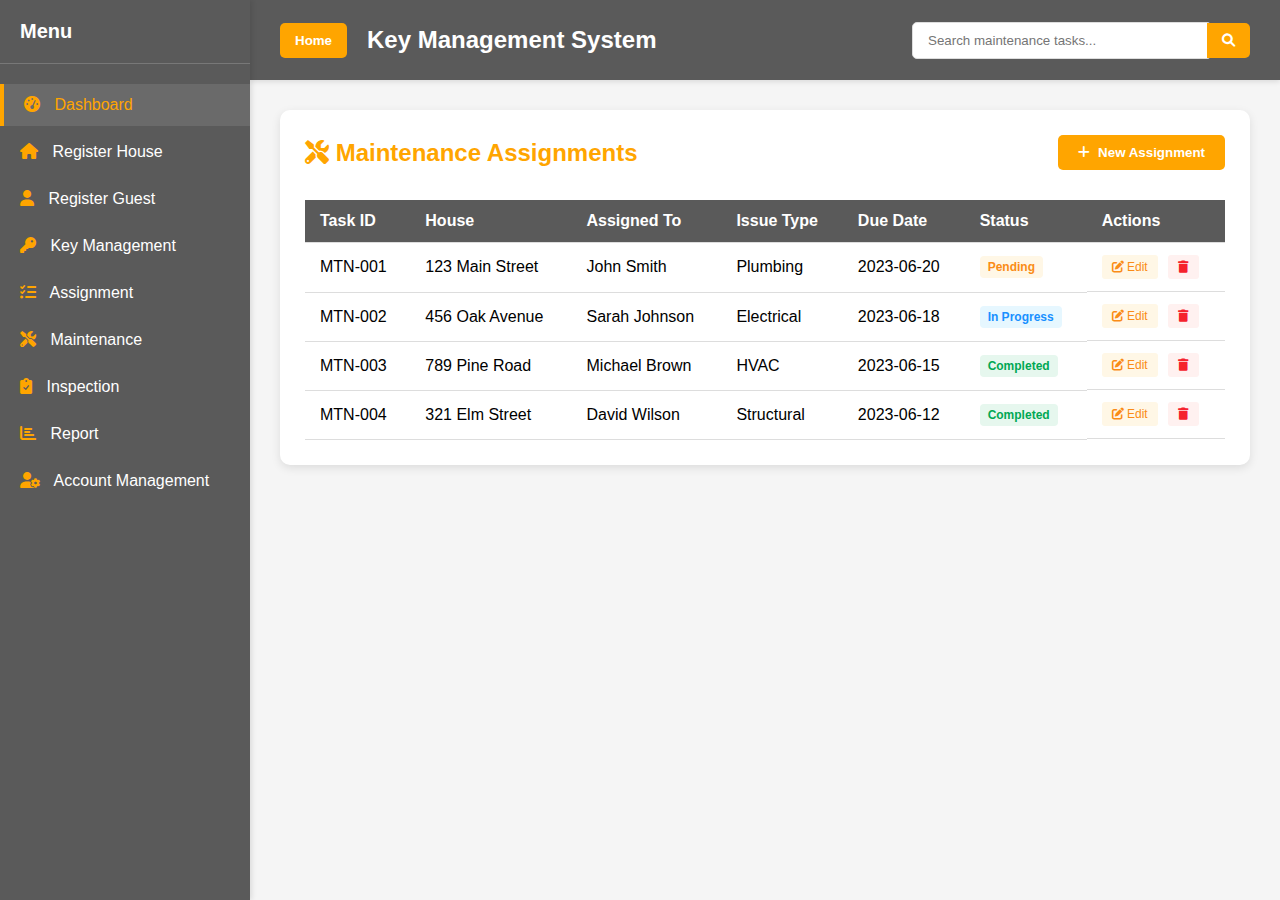
<file: maintenance.html>
<!DOCTYPE html>
<html lang="en">
<head>
    <meta charset="UTF-8">
    <meta name="viewport" content="width=device-width, initial-scale=1.0">
    <title>Key Management System - Maintenance</title>
    <link rel="stylesheet" href="css/maintenance.css">
    <link rel="stylesheet" href="https://cdnjs.cloudflare.com/ajax/libs/font-awesome/6.0.0-beta3/css/all.min.css">
</head>
<body>
    <header>
        <div class="header-left">
            <button class="home-btn">Home</button>
            <div class="system-name">Key Management System</div>
        </div>
        <div class="search-bar">
            <input type="text" placeholder="Search maintenance tasks...">
            <button><i class="fas fa-search"></i></button>
        </div>
    </header>
    
    <aside>
        <div class="sidebar-header">
            <h2>Menu</h2>
        </div>
        <ul class="sidebar-menu">
            <li><a href="svdashboard.html" class="active"><i class="fas fa-tachometer-alt"></i> Dashboard</a></li>
            <li><a href="house.html"><i class="fas fa-home"></i> Register House</a></li>
            <li><a href="guest.html"><i class="fas fa-user"></i> Register Guest</a></li>
            <li><a href="kms-homepage.html"><i class="fas fa-key"></i> Key Management</a></li>
            <li><a href="assignment-details.html"><i class="fas fa-tasks"></i> Assignment</a></li>
            <li><a href="maintenance.html"><i class="fas fa-tools"></i> Maintenance</a></li>
            <li><a href="inspection.html"><i class="fas fa-clipboard-check"></i> Inspection</a></li>
            <li><a href="report.html"><i class="fas fa-chart-bar"></i> Report</a></li>
            <li><a href="account-management.html"><i class="fas fa-user-cog"></i> Account Management</a></li>
        </ul>
    </aside>
    
    <main>
        <div class="maintenance-container">
            <div class="page-header">
                <h1 class="page-title"><i class="fas fa-tools"></i> Maintenance Assignments</h1>
                <div class="action-buttons">
                    <button class="action-btn new-maintenance-btn" id="newMaintenanceBtn">
                        <i class="fas fa-plus"></i> New Assignment
                    </button>
                </div>
            </div>
            
            <table class="maintenance-table">
                <thead>
                    <tr>
                        <th>Task ID</th>
                        <th>House</th>
                        <th>Assigned To</th>
                        <th>Issue Type</th>
                        <th>Due Date</th>
                        <th>Status</th>
                        <th>Actions</th>
                    </tr>
                </thead>
                <tbody>
                    <tr>
                        <td>MTN-001</td>
                        <td>123 Main Street</td>
                        <td>John Smith</td>
                        <td>Plumbing</td>
                        <td>2023-06-20</td>
                        <td><span class="status-badge status-pending">Pending</span></td>
                        <td class="actions">
                            <button class="table-btn edit-btn" onclick="editMaintenance('MTN-001')">
                                <i class="fas fa-edit"></i> Edit
                            </button>
                            <button class="table-btn delete-btn" onclick="deleteMaintenance('MTN-001')">
                                <i class="fas fa-trash"></i>
                            </button>
                        </td>
                    </tr>
                    <tr>
                        <td>MTN-002</td>
                        <td>456 Oak Avenue</td>
                        <td>Sarah Johnson</td>
                        <td>Electrical</td>
                        <td>2023-06-18</td>
                        <td><span class="status-badge status-in-progress">In Progress</span></td>
                        <td class="actions">
                            <button class="table-btn edit-btn" onclick="editMaintenance('MTN-002')">
                                <i class="fas fa-edit"></i> Edit
                            </button>
                            <button class="table-btn delete-btn" onclick="deleteMaintenance('MTN-002')">
                                <i class="fas fa-trash"></i>
                            </button>
                        </td>
                    </tr>
                    <tr>
                        <td>MTN-003</td>
                        <td>789 Pine Road</td>
                        <td>Michael Brown</td>
                        <td>HVAC</td>
                        <td>2023-06-15</td>
                        <td><span class="status-badge status-completed">Completed</span></td>
                        <td class="actions">
                            <button class="table-btn edit-btn" onclick="editMaintenance('MTN-003')">
                                <i class="fas fa-edit"></i> Edit
                            </button>
                            <button class="table-btn delete-btn" onclick="deleteMaintenance('MTN-003')">
                                <i class="fas fa-trash"></i>
                            </button>
                        </td>
                    </tr>
                    <tr>
                        <td>MTN-004</td>
                        <td>321 Elm Street</td>
                        <td>David Wilson</td>
                        <td>Structural</td>
                        <td>2023-06-12</td>
                        <td><span class="status-badge status-completed">Completed</span></td>
                        <td class="actions">
                            <button class="table-btn edit-btn" onclick="editMaintenance('MTN-004')">
                                <i class="fas fa-edit"></i> Edit
                            </button>
                            <button class="table-btn delete-btn" onclick="deleteMaintenance('MTN-004')">
                                <i class="fas fa-trash"></i>
                            </button>
                        </td>
                    </tr>
                </tbody>
            </table>
        </div>
    </main>

    <!-- Maintenance Assignment Modal -->
    <div class="modal" id="maintenanceModal">
        <div class="modal-content">
            <div class="modal-header">
                <h3 class="modal-title" id="modalTitle"><i class="fas fa-plus"></i> New Maintenance Assignment</h3>
                <button class="close-btn" onclick="closeModal()">&times;</button>
            </div>
            <div class="modal-body">
                <form id="maintenanceAssignmentForm">
                    <input type="hidden" id="taskId">
                    <div class="form-row">
                        <div class="form-group">
                            <label for="house">House</label>
                            <select id="house" required>
                                <option value="">Select House</option>
                                <option value="H001">123 Main Street</option>
                                <option value="H002">456 Oak Avenue</option>
                                <option value="H003">789 Pine Road</option>
                                <option value="H004">321 Elm Street</option>
                                <option value="H005">654 Maple Drive</option>
                            </select>
                        </div>
                        <div class="form-group">
                            <label for="assignedTo">Assign To</label>
                            <select id="assignedTo" required>
                                <option value="">Select Staff</option>
                                <option value="S001">John Smith (Plumber)</option>
                                <option value="S002">Sarah Johnson (Electrician)</option>
                                <option value="S003">Michael Brown (HVAC)</option>
                                <option value="S004">David Wilson (General Maintenance)</option>
                                <option value="S005">Emily Davis (Carpenter)</option>
                            </select>
                        </div>
                    </div>
                    
                    <div class="form-row">
                        <div class="form-group">
                            <label for="issueType">Issue Type</label>
                            <select id="issueType" required>
                                <option value="">Select Issue Type</option>
                                <option value="plumbing">Plumbing</option>
                                <option value="electrical">Electrical</option>
                                <option value="hvac">HVAC</option>
                                <option value="structural">Structural</option>
                                <option value="appliance">Appliance</option>
                                <option value="other">Other</option>
                            </select>
                        </div>
                        <div class="form-group">
                            <label for="priority">Priority</label>
                            <select id="priority" required>
                                <option value="low">Low</option>
                                <option value="medium" selected>Medium</option>
                                <option value="high">High</option>
                                <option value="emergency">Emergency</option>
                            </select>
                        </div>
                    </div>
                    
                    <div class="form-row">
                        <div class="form-group">
                            <label for="dueDate">Due Date</label>
                            <input type="date" id="dueDate" required>
                        </div>
                        <div class="form-group">
                            <label for="status">Status</label>
                            <select id="status" required>
                                <option value="pending">Pending</option>
                                <option value="in-progress">In Progress</option>
                                <option value="completed">Completed</option>
                            </select>
                        </div>
                    </div>
                    
                    <div class="form-group">
                        <label for="issueDescription">Issue Description</label>
                        <textarea id="issueDescription" placeholder="Describe the maintenance issue in detail" required></textarea>
                    </div>
                </form>
            </div>
            <div class="modal-footer">
                <button type="button" class="action-btn cancel-btn" onclick="closeModal()">Cancel</button>
                <button type="button" class="action-btn save-btn" onclick="saveMaintenance()">Save Assignment</button>
            </div>
        </div>
    </div>

    <script>
        // Current maintenance task being edited
        let currentMaintenance = null;
        
        // Open modal for new maintenance task
        document.getElementById('newMaintenanceBtn').addEventListener('click', function() {
            currentMaintenance = null;
            document.getElementById('modalTitle').innerHTML = '<i class="fas fa-plus"></i> New Maintenance Assignment';
            document.getElementById('maintenanceAssignmentForm').reset();
            document.getElementById('taskId').value = '';
            document.getElementById('status').value = 'pending';
            document.getElementById('dueDate').valueAsDate = new Date();
            openModal('maintenanceModal');
        });
        
        // Edit maintenance function
        function editMaintenance(taskId) {
            // In a real app, this would fetch maintenance data from server
            const maintenanceData = {
                'MTN-001': {
                    house: 'H001',
                    assignedTo: 'S001',
                    issueType: 'plumbing',
                    priority: 'medium',
                    dueDate: '2023-06-20',
                    status: 'pending',
                    description: 'Fix leaky faucet in kitchen'
                },
                'MTN-002': {
                    house: 'H002',
                    assignedTo: 'S002',
                    issueType: 'electrical',
                    priority: 'high',
                    dueDate: '2023-06-18',
                    status: 'in-progress',
                    description: 'Replace faulty wiring in living room'
                },
                'MTN-003': {
                    house: 'H003',
                    assignedTo: 'S003',
                    issueType: 'hvac',
                    priority: 'medium',
                    dueDate: '2023-06-15',
                    status: 'completed',
                    description: 'Service AC unit and replace filters'
                },
                'MTN-004': {
                    house: 'H004',
                    assignedTo: 'S004',
                    issueType: 'structural',
                    priority: 'medium',
                    dueDate: '2023-06-12',
                    status: 'completed',
                    description: 'Repair cracked drywall in hallway'
                }
            };
            
            currentMaintenance = taskId;
            const task = maintenanceData[taskId];
            
            document.getElementById('modalTitle').innerHTML = `<i class="fas fa-edit"></i> Edit Maintenance ${taskId}`;
            document.getElementById('taskId').value = taskId;
            document.getElementById('house').value = task.house;
            document.getElementById('assignedTo').value = task.assignedTo;
            document.getElementById('issueType').value = task.issueType;
            document.getElementById('priority').value = task.priority;
            document.getElementById('dueDate').value = task.dueDate;
            document.getElementById('status').value = task.status;
            document.getElementById('issueDescription').value = task.description;
            
            openModal('maintenanceModal');
        }
        
        // Delete maintenance function
        function deleteMaintenance(taskId) {
            if (confirm(`Are you sure you want to delete maintenance task ${taskId}? This action cannot be undone.`)) {
                // In a real app, this would delete from server
                alert(`Maintenance task ${taskId} has been deleted.`);
                // Refresh the maintenance list
            }
        }
        
        // Save maintenance function
        function saveMaintenance() {
            const form = document.getElementById('maintenanceAssignmentForm');
            if (!form.checkValidity()) {
                form.reportValidity();
                return;
            }
            
            const taskId = document.getElementById('taskId').value;
            const isNew = !taskId;
            
            // In a real app, this would save to server
            if (isNew) {
                alert('New maintenance assignment created successfully!');
            } else {
                alert(`Maintenance task ${taskId} updated successfully!`);
            }
            
            closeModal();
            // Refresh the maintenance list
        }
        
        // Modal functions
        function openModal(modalId) {
            document.getElementById(modalId).style.display = 'flex';
        }
        
        function closeModal() {
            document.getElementById('maintenanceModal').style.display = 'none';
        }
        
        // Close modal when clicking outside
        window.addEventListener('click', function(event) {
            if (event.target.className === 'modal') {
                closeModal();
            }
        });
    </script>
</body>
<style>
    /* Reset and Base Styles */
* {
    margin: 0;
    padding: 0;
    box-sizing: border-box;
    font-family: 'Segoe UI', Tahoma, Geneva, Verdana, sans-serif;
}

body {
    display: grid;
    grid-template-columns: 250px 1fr;
    grid-template-rows: 80px 1fr;
    height: 100vh;
    background-color: #f5f5f5;
}

/* Header */
header {
    grid-column: 2 / 3;
    grid-row: 1 / 2;
    background-color: rgb(90, 90, 90);
    box-shadow: 0 2px 5px rgba(0,0,0,0.1);
    display: flex;
    align-items: center;
    padding: 0 30px;
    justify-content: space-between;
}

.header-left {
    display: flex;
    align-items: center;
    gap: 20px;
}

.home-btn {
    background-color: rgb(255, 165, 0);
    color: white;
    border: none;
    padding: 10px 15px;
    border-radius: 5px;
    cursor: pointer;
    font-weight: bold;
    transition: background-color 0.3s;
}

.home-btn:hover {
    background-color: rgba(255, 165, 0, 0.8);
}

.system-name {
    font-size: 24px;
    font-weight: bold;
    color: white;
}

.search-bar {
    display: flex;
    align-items: center;
}

.search-bar input {
    padding: 10px 15px;
    border: 1px solid #ddd;
    border-radius: 5px;
    width: 300px;
    outline: none;
}

.search-bar button {
    background-color: rgb(255, 165, 0);
    color: white;
    border: none;
    padding: 10px 15px;
    border-radius: 0 5px 5px 0;
    margin-left: -5px;
    cursor: pointer;
}

/* Sidebar */
aside {
    grid-column: 1 / 2;
    grid-row: 1 / 3;
    background-color: rgb(90, 90, 90);
    box-shadow: 2px 0 5px rgba(0,0,0,0.1);
    padding: 20px 0;
}

.sidebar-header {
    padding: 0 20px 20px;
    border-bottom: 1px solid rgb(120, 120, 120);
    margin-bottom: 20px;
}

.sidebar-header h2 {
    color: white;
    font-size: 20px;
}

.sidebar-menu {
    list-style: none;
}

.sidebar-menu li {
    margin-bottom: 5px;
}

.sidebar-menu a {
    display: block;
    padding: 12px 20px;
    color: white;
    text-decoration: none;
    transition: all 0.3s;
}

.sidebar-menu a i {
    margin-right: 10px;
    color: rgb(255, 165, 0);
}

.sidebar-menu a:hover,
.sidebar-menu a.active {
    background-color: rgba(255, 255, 255, 0.1);
    color: rgb(255, 165, 0);
    border-left: 4px solid rgb(255, 165, 0);
}

/* Main Content */
main {
    grid-column: 2 / 3;
    grid-row: 2 / 3;
    padding: 30px;
    overflow-y: auto;
}

/* Maintenance Container */
.maintenance-container {
    background-color: white;
    border-radius: 10px;
    padding: 25px;
    box-shadow: 0 3px 10px rgba(0,0,0,0.1);
}

.page-header {
    display: flex;
    justify-content: space-between;
    align-items: center;
    margin-bottom: 30px;
}

.page-title {
    color: rgb(255, 165, 0);
    font-size: 24px;
}

.action-buttons {
    display: flex;
    gap: 15px;
}

.action-btn {
    display: flex;
    align-items: center;
    gap: 8px;
    padding: 10px 20px;
    border: none;
    border-radius: 5px;
    cursor: pointer;
    font-weight: 600;
    transition: all 0.3s;
}

.new-maintenance-btn {
    background-color: rgb(255, 165, 0);
    color: white;
}

.new-maintenance-btn:hover {
    background-color: rgba(255, 165, 0, 0.8);
}

/* Maintenance Table */
.maintenance-table {
    width: 100%;
    border-collapse: collapse;
}

.maintenance-table th,
.maintenance-table td {
    padding: 12px 15px;
    text-align: left;
    border-bottom: 1px solid #ddd;
}

.maintenance-table th {
    background-color: rgb(90, 90, 90);
    color: white;
    font-weight: 600;
}

.maintenance-table tr:hover {
    background-color: #f9f9f9;
}

.maintenance-table .actions {
    display: flex;
    gap: 10px;
}

.table-btn {
    padding: 5px 10px;
    border: none;
    border-radius: 3px;
    cursor: pointer;
    font-size: 12px;
}

.edit-btn {
    background-color: #fff7e6;
    color: #fa8c16;
}

.delete-btn {
    background-color: #fff1f0;
    color: #f5222d;
}

/* Status Badges */
.status-badge {
    display: inline-block;
    padding: 4px 8px;
    border-radius: 4px;
    font-size: 12px;
    font-weight: 600;
}

.status-pending {
    background-color: #fff7e6;
    color: #fa8c16;
}

.status-in-progress {
    background-color: #e6f7ff;
    color: #1890ff;
}

.status-completed {
    background-color: #e6f7ee;
    color: #00a854;
}

/* Modal */
.modal {
    display: none;
    position: fixed;
    top: 0;
    left: 0;
    width: 100%;
    height: 100%;
    background-color: rgba(0,0,0,0.5);
    z-index: 1000;
    justify-content: center;
    align-items: center;
}

.modal-content {
    background-color: white;
    border-radius: 8px;
    width: 600px;
    max-width: 90%;
    padding: 25px;
    box-shadow: 0 3px 10px rgba(0,0,0,0.2);
}

.modal-header {
    display: flex;
    justify-content: space-between;
    align-items: center;
    margin-bottom: 20px;
    padding-bottom: 10px;
    border-bottom: 1px solid #eee;
}

.modal-title {
    color: rgb(255, 165, 0);
    font-size: 20px;
}

.close-btn {
    background: none;
    border: none;
    font-size: 24px;
    cursor: pointer;
    color: #999;
}

.modal-body {
    max-height: 70vh;
    overflow-y: auto;
    padding: 10px 0;
}

.modal-footer {
    display: flex;
    justify-content: flex-end;
    gap: 10px;
    margin-top: 20px;
    padding-top: 15px;
    border-top: 1px solid #eee;
}

/* Form Styles */
.form-row {
    display: flex;
    gap: 20px;
    margin-bottom: 15px;
}

.form-group {
    flex: 1;
}

.form-group label {
    display: block;
    margin-bottom: 8px;
    font-weight: 600;
    color: #444;
}

.form-group select,
.form-group input,
.form-group textarea {
    width: 100%;
    padding: 10px 15px;
    border: 1px solid #ddd;
    border-radius: 5px;
    font-size: 16px;
}

.form-group textarea {
    min-height: 100px;
}

.cancel-btn {
    background-color: #f0f0f0;
    color: #333;
}

.save-btn {
    background-color: rgb(255, 165, 0);
    color: white;
}

</style>
</html>
</file>
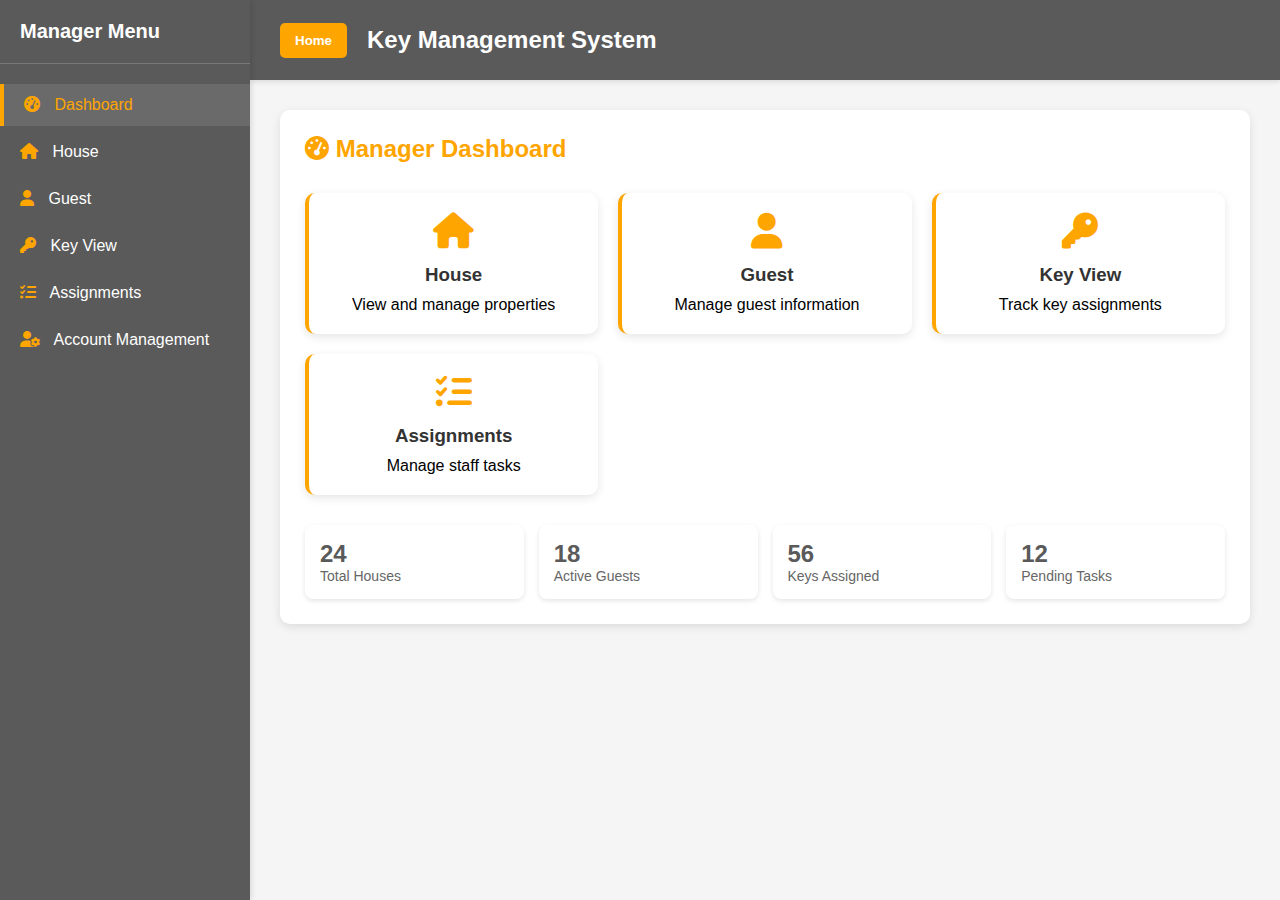
<file: manager-dashboard.html>
<!DOCTYPE html>
<html lang="en">
<head>
    <meta charset="UTF-8">
    <meta name="viewport" content="width=device-width, initial-scale=1.0">
    <title>Key Management System - Manager Dashboard</title>
    <style>
        * {
            margin: 0;
            padding: 0;
            box-sizing: border-box;
            font-family: 'Segoe UI', Tahoma, Geneva, Verdana, sans-serif;
        }
        
        body {
            display: grid;
            grid-template-columns: 250px 1fr;
            grid-template-rows: 80px 1fr;
            height: 100vh;
            background-color: #f5f5f5;
        }
        
        /* Header Styles */
        header {
            grid-column: 2 / 3;
            grid-row: 1 / 2;
            background-color: rgb(90, 90, 90);
            box-shadow: 0 2px 5px rgba(0,0,0,0.1);
            display: flex;
            align-items: center;
            padding: 0 30px;
            justify-content: space-between;
        }
        
        .header-left {
            display: flex;
            align-items: center;
            gap: 20px;
        }
        
        .home-btn {
            background-color: rgb(255, 165, 0);
            color: white;
            border: none;
            padding: 10px 15px;
            border-radius: 5px;
            cursor: pointer;
            font-weight: bold;
            transition: background-color 0.3s;
        }
        
        .home-btn:hover {
            background-color: rgba(255, 165, 0, 0.8);
        }
        
        .system-name {
            font-size: 24px;
            font-weight: bold;
            color: white;
        }
        
        /* Sidebar Styles */
        aside {
            grid-column: 1 / 2;
            grid-row: 1 / 3;
            background-color: rgb(90, 90, 90);
            box-shadow: 2px 0 5px rgba(0,0,0,0.1);
            padding: 20px 0;
        }
        
        .sidebar-header {
            padding: 0 20px 20px;
            border-bottom: 1px solid rgb(120, 120, 120);
            margin-bottom: 20px;
        }
        
        .sidebar-header h2 {
            color: white;
            font-size: 20px;
        }
        
        .sidebar-menu {
            list-style: none;
        }
        
        .sidebar-menu li {
            margin-bottom: 5px;
        }
        
        .sidebar-menu a {
            display: block;
            padding: 12px 20px;
            color: white;
            text-decoration: none;
            transition: all 0.3s;
        }
        
        .sidebar-menu a i {
            margin-right: 10px;
            color: rgb(255, 165, 0);
        }
        
        .sidebar-menu a:hover, .sidebar-menu a.active {
            background-color: rgba(255, 255, 255, 0.1);
            color: rgb(255, 165, 0);
            border-left: 4px solid rgb(255, 165, 0);
        }
        
        /* Main Content Styles */
        main {
            grid-column: 2 / 3;
            grid-row: 2 / 3;
            padding: 30px;
            overflow-y: auto;
        }
        
        /* Dashboard Styles */
        .dashboard-container {
            background-color: white;
            border-radius: 10px;
            padding: 25px;
            box-shadow: 0 3px 10px rgba(0,0,0,0.1);
        }
        
        .page-header {
            display: flex;
            justify-content: space-between;
            align-items: center;
            margin-bottom: 30px;
        }
        
        .page-title {
            color: rgb(255, 165, 0);
            font-size: 24px;
        }
        
        .dashboard-cards {
            display: grid;
            grid-template-columns: repeat(auto-fill, minmax(250px, 1fr));
            gap: 20px;
        }
        
        .dashboard-card {
            background-color: white;
            border-radius: 10px;
            padding: 20px;
            box-shadow: 0 3px 10px rgba(0,0,0,0.1);
            cursor: pointer;
            transition: transform 0.3s;
            text-align: center;
            border-left: 4px solid rgb(255, 165, 0);
        }
        
        .dashboard-card:hover {
            transform: translateY(-5px);
        }
        
        .dashboard-card i {
            font-size: 36px;
            color: rgb(255, 165, 0);
            margin-bottom: 15px;
        }
        
        .dashboard-card h3 {
            margin-bottom: 10px;
            color: #333;
        }
        
        .quick-stats {
            display: grid;
            grid-template-columns: repeat(auto-fill, minmax(200px, 1fr));
            gap: 15px;
            margin-top: 30px;
        }
        
        .stat-card {
            background-color: white;
            border-radius: 8px;
            padding: 15px;
            box-shadow: 0 2px 5px rgba(0,0,0,0.1);
        }
        
        .stat-value {
            font-size: 24px;
            font-weight: bold;
            color: rgb(90, 90, 90);
        }
        
        .stat-label {
            font-size: 14px;
            color: #666;
        }
    </style>
    <link rel="stylesheet" href="https://cdnjs.cloudflare.com/ajax/libs/font-awesome/6.0.0-beta3/css/all.min.css">
</head>
<body>
    <header>
        <div class="header-left">
            <button class="home-btn">Home</button>
            <div class="system-name">Key Management System</div>
        </div>
    </header>
    
    <aside>
        <div class="sidebar-header">
            <h2>Manager Menu</h2>
        </div>
        <ul class="sidebar-menu">
            <li><a href="#" class="active"><i class="fas fa-tachometer-alt"></i> Dashboard</a></li>
            <li><a href="#"><i class="fas fa-home"></i> House</a></li>
            <li><a href="#"><i class="fas fa-user"></i> Guest</a></li>
            <li><a href="#"><i class="fas fa-key"></i> Key View</a></li>
            <li><a href="#"><i class="fas fa-tasks"></i> Assignments</a></li>
            <li><a href="#"><i class="fas fa-user-cog"></i> Account Management</a></li>
        </ul>
    </aside>
    
    <main>
        <div class="dashboard-container">
            <div class="page-header">
                <h1 class="page-title"><i class="fas fa-tachometer-alt"></i> Manager Dashboard</h1>
            </div>
            
            <div class="dashboard-cards">
                <div class="dashboard-card" onclick="location.href='#';">
                    <i class="fas fa-home"></i>
                    <h3>House</h3>
                    <p>View and manage properties</p>
                </div>
                
                <div class="dashboard-card" onclick="location.href='#';">
                    <i class="fas fa-user"></i>
                    <h3>Guest</h3>
                    <p>Manage guest information</p>
                </div>
                
                <div class="dashboard-card" onclick="location.href='#';">
                    <i class="fas fa-key"></i>
                    <h3>Key View</h3>
                    <p>Track key assignments</p>
                </div>
                
                <div class="dashboard-card" onclick="location.href='#';">
                    <i class="fas fa-tasks"></i>
                    <h3>Assignments</h3>
                    <p>Manage staff tasks</p>
                </div>
            </div>
            
            <div class="quick-stats">
                <div class="stat-card">
                    <div class="stat-value">24</div>
                    <div class="stat-label">Total Houses</div>
                </div>
                <div class="stat-card">
                    <div class="stat-value">18</div>
                    <div class="stat-label">Active Guests</div>
                </div>
                <div class="stat-card">
                    <div class="stat-value">56</div>
                    <div class="stat-label">Keys Assigned</div>
                </div>
                <div class="stat-card">
                    <div class="stat-value">12</div>
                    <div class="stat-label">Pending Tasks</div>
                </div>
            </div>
        </div>
    </main>

    <script>
        // Simple navigation for demo purposes
        document.querySelectorAll('.dashboard-card').forEach(card => {
            card.addEventListener('click', function() {
                const section = this.querySelector('h3').textContent;
                alert(`Navigating to ${section} section`);
            });
        });
    </script>
</body>
</html>
</file>
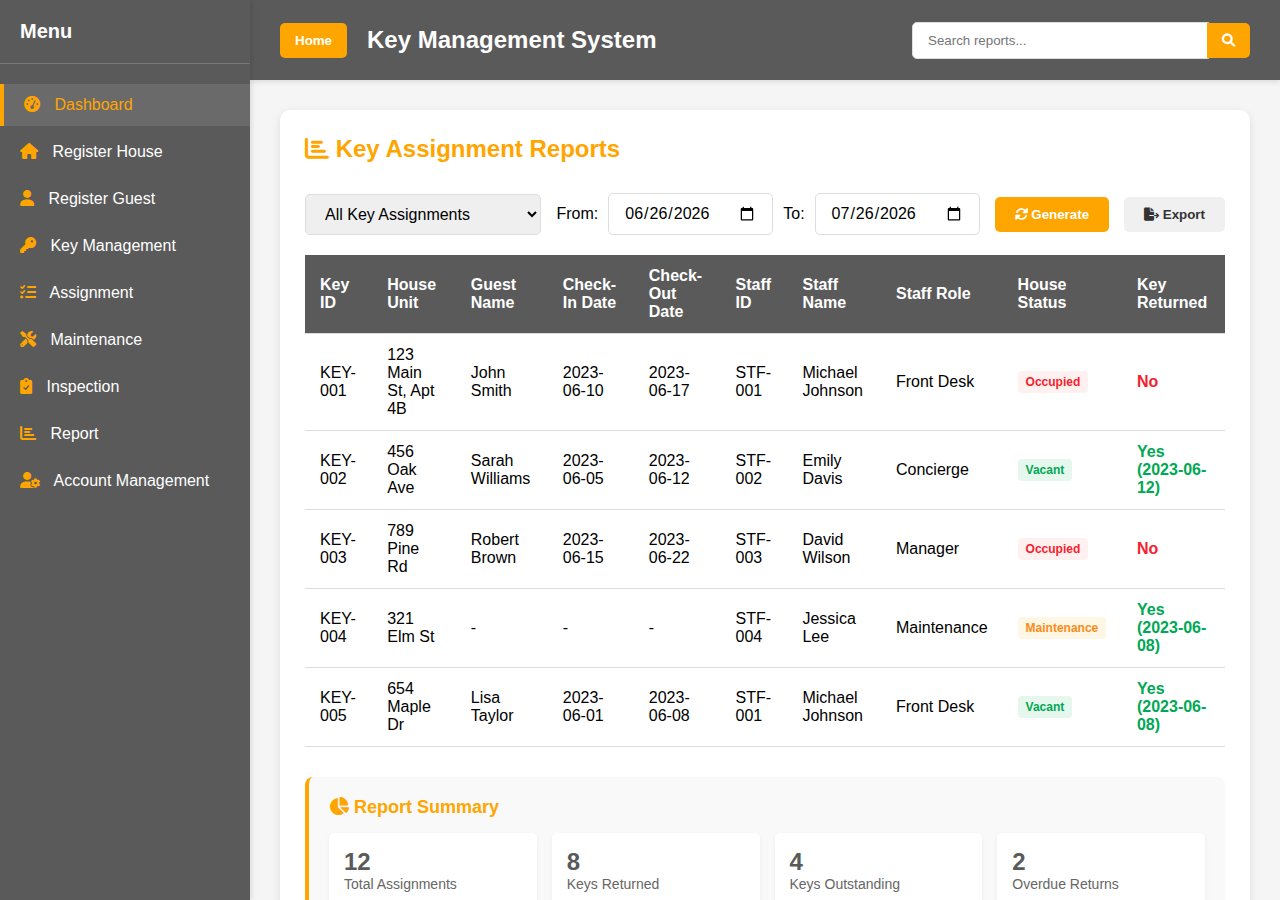
<file: report.html>
<!DOCTYPE html>
<html lang="en">
<head>
    <meta charset="UTF-8">
    <meta name="viewport" content="width=device-width, initial-scale=1.0">
    <title>Key Management System - Reports</title>
    <link rel="stylesheet" href="css/report.css">
    <link rel="stylesheet" href="https://cdnjs.cloudflare.com/ajax/libs/font-awesome/6.0.0-beta3/css/all.min.css">
</head>
<body>
    <header>
        <div class="header-left">
            <button class="home-btn">Home</button>
            <div class="system-name">Key Management System</div>
        </div>
        <div class="search-bar">
            <input type="text" placeholder="Search reports...">
            <button><i class="fas fa-search"></i></button>
        </div>
    </header>
    
    <aside>
        <div class="sidebar-header">
            <h2>Menu</h2>
        </div>
        <ul class="sidebar-menu">
            <li><a href="svdashboard.html" class="active"><i class="fas fa-tachometer-alt"></i> Dashboard</a></li>
            <li><a href="house.html"><i class="fas fa-home"></i> Register House</a></li>
            <li><a href="guest.html"><i class="fas fa-user"></i> Register Guest</a></li>
            <li><a href="kms-homepage.html"><i class="fas fa-key"></i> Key Management</a></li>
            <li><a href="assignment-details.html"><i class="fas fa-tasks"></i> Assignment</a></li>
            <li><a href="maintenance.html"><i class="fas fa-tools"></i> Maintenance</a></li>
            <li><a href="inspection.html"><i class="fas fa-clipboard-check"></i> Inspection</a></li>
            <li><a href="report.html"><i class="fas fa-chart-bar"></i> Report</a></li>
            <li><a href="account-management.html"><i class="fas fa-user-cog"></i> Account Management</a></li>
        </ul>
    </aside>
    
    <main>
        <div class="report-container">
            <div class="page-header">
                <h1 class="page-title"><i class="fas fa-chart-bar"></i> Key Assignment Reports</h1>
            </div>
            
            <div class="report-controls">
                <div class="report-type">
                    <select id="reportType">
                        <option value="all">All Key Assignments</option>
                        <option value="current">Current Assignments</option>
                        <option value="completed">Completed Assignments</option>
                        <option value="overdue">Overdue Key Returns</option>
                    </select>
                </div>
                
                <div class="date-range">
                    <label>From:</label>
                    <input type="date" id="startDate">
                    <label>To:</label>
                    <input type="date" id="endDate">
                </div>
                
                <button class="generate-btn" id="generateReport">
                    <i class="fas fa-sync-alt"></i> Generate
                </button>
                
                <button class="export-btn">
                    <i class="fas fa-file-export"></i> Export
                </button>
            </div>
            
            <table class="report-table">
                <thead>
                    <tr>
                        <th>Key ID</th>
                        <th>House Unit</th>
                        <th>Guest Name</th>
                        <th>Check-In Date</th>
                        <th>Check-Out Date</th>
                        <th>Staff ID</th>
                        <th>Staff Name</th>
                        <th>Staff Role</th>
                        <th>House Status</th>
                        <th>Key Returned</th>
                    </tr>
                </thead>
                <tbody>
                    <tr>
                        <td>KEY-001</td>
                        <td>123 Main St, Apt 4B</td>
                        <td>John Smith</td>
                        <td>2023-06-10</td>
                        <td>2023-06-17</td>
                        <td>STF-001</td>
                        <td>Michael Johnson</td>
                        <td>Front Desk</td>
                        <td><span class="status-badge status-occupied">Occupied</span></td>
                        <td class="key-not-returned">No</td>
                    </tr>
                    <tr>
                        <td>KEY-002</td>
                        <td>456 Oak Ave</td>
                        <td>Sarah Williams</td>
                        <td>2023-06-05</td>
                        <td>2023-06-12</td>
                        <td>STF-002</td>
                        <td>Emily Davis</td>
                        <td>Concierge</td>
                        <td><span class="status-badge status-vacant">Vacant</span></td>
                        <td class="key-returned">Yes (2023-06-12)</td>
                    </tr>
                    <tr>
                        <td>KEY-003</td>
                        <td>789 Pine Rd</td>
                        <td>Robert Brown</td>
                        <td>2023-06-15</td>
                        <td>2023-06-22</td>
                        <td>STF-003</td>
                        <td>David Wilson</td>
                        <td>Manager</td>
                        <td><span class="status-badge status-occupied">Occupied</span></td>
                        <td class="key-not-returned">No</td>
                    </tr>
                    <tr>
                        <td>KEY-004</td>
                        <td>321 Elm St</td>
                        <td>-</td>
                        <td>-</td>
                        <td>-</td>
                        <td>STF-004</td>
                        <td>Jessica Lee</td>
                        <td>Maintenance</td>
                        <td><span class="status-badge status-maintenance">Maintenance</span></td>
                        <td class="key-returned">Yes (2023-06-08)</td>
                    </tr>
                    <tr>
                        <td>KEY-005</td>
                        <td>654 Maple Dr</td>
                        <td>Lisa Taylor</td>
                        <td>2023-06-01</td>
                        <td>2023-06-08</td>
                        <td>STF-001</td>
                        <td>Michael Johnson</td>
                        <td>Front Desk</td>
                        <td><span class="status-badge status-vacant">Vacant</span></td>
                        <td class="key-returned">Yes (2023-06-08)</td>
                    </tr>
                </tbody>
            </table>
            
            <div class="report-summary">
                <h3 class="summary-title"><i class="fas fa-chart-pie"></i> Report Summary</h3>
                <div class="summary-stats">
                    <div class="stat-card">
                        <div class="stat-value">12</div>
                        <div class="stat-label">Total Assignments</div>
                    </div>
                    <div class="stat-card">
                        <div class="stat-value">8</div>
                        <div class="stat-label">Keys Returned</div>
                    </div>
                    <div class="stat-card">
                        <div class="stat-value">4</div>
                        <div class="stat-label">Keys Outstanding</div>
                    </div>
                    <div class="stat-card">
                        <div class="stat-value">2</div>
                        <div class="stat-label">Overdue Returns</div>
                    </div>
                </div>
            </div>
        </div>
    </main>

    <script>
        // Set default dates
        document.addEventListener('DOMContentLoaded', function() {
            const today = new Date();
            const oneMonthAgo = new Date();
            oneMonthAgo.setMonth(today.getMonth() - 1);
            
            document.getElementById('startDate').valueAsDate = oneMonthAgo;
            document.getElementById('endDate').valueAsDate = today;
            
            // Generate report on page load
            generateReport();
        });
        
        // Generate report function
        document.getElementById('generateReport').addEventListener('click', generateReport);
        
        function generateReport() {
            const reportType = document.getElementById('reportType').value;
            const startDate = document.getElementById('startDate').value;
            const endDate = document.getElementById('endDate').value;
            
            // In a real application, this would fetch data from the server
            // based on the selected filters
            console.log(`Generating ${reportType} report from ${startDate} to ${endDate}`);
            
            // Here we would update the table with the filtered data
            // For this demo, we're just showing all data
        }
        
        // Export function
        document.querySelector('.export-btn').addEventListener('click', function() {
            // In a real application, this would export the current report
            // to CSV, PDF, or Excel format
            alert('Exporting current report...');
        });
    </script>
</body>
<style>
    .container {
  padding: 20px;
  font-family: sans-serif;
  text-align: center;
}/* General Reset & Base */
* {
  margin: 0;
  padding: 0;
  box-sizing: border-box;
  font-family: 'Segoe UI', Tahoma, Geneva, Verdana, sans-serif;
}

body {
  display: grid;
  grid-template-columns: 250px 1fr;
  grid-template-rows: 80px 1fr;
  height: 100vh;
  background-color: #f5f5f5;
}

/* Header */
header {
  grid-column: 2 / 3;
  grid-row: 1 / 2;
  background-color: rgb(90, 90, 90);
  box-shadow: 0 2px 5px rgba(0,0,0,0.1);
  display: flex;
  align-items: center;
  padding: 0 30px;
  justify-content: space-between;
}

.header-left {
  display: flex;
  align-items: center;
  gap: 20px;
}

.home-btn {
  background-color: rgb(255, 165, 0);
  color: white;
  border: none;
  padding: 10px 15px;
  border-radius: 5px;
  cursor: pointer;
  font-weight: bold;
  transition: background-color 0.3s;
}

.home-btn:hover {
  background-color: rgba(255, 165, 0, 0.8);
}

.system-name {
  font-size: 24px;
  font-weight: bold;
  color: white;
}

.search-bar {
  display: flex;
  align-items: center;
}

.search-bar input {
  padding: 10px 15px;
  border: 1px solid #ddd;
  border-radius: 5px;
  width: 300px;
  outline: none;
}

.search-bar button {
  background-color: rgb(255, 165, 0);
  color: white;
  border: none;
  padding: 10px 15px;
  border-radius: 0 5px 5px 0;
  margin-left: -5px;
  cursor: pointer;
}

/* Sidebar */
aside {
  grid-column: 1 / 2;
  grid-row: 1 / 3;
  background-color: rgb(90, 90, 90);
  box-shadow: 2px 0 5px rgba(0,0,0,0.1);
  padding: 20px 0;
}

.sidebar-header {
  padding: 0 20px 20px;
  border-bottom: 1px solid rgb(120, 120, 120);
  margin-bottom: 20px;
}

.sidebar-header h2 {
  color: white;
  font-size: 20px;
}

.sidebar-menu {
  list-style: none;
}

.sidebar-menu li {
  margin-bottom: 5px;
}

.sidebar-menu a {
  display: block;
  padding: 12px 20px;
  color: white;
  text-decoration: none;
  transition: all 0.3s;
}

.sidebar-menu a i {
  margin-right: 10px;
  color: rgb(255, 165, 0);
}

.sidebar-menu a:hover, .sidebar-menu a.active {
  background-color: rgba(255, 255, 255, 0.1);
  color: rgb(255, 165, 0);
  border-left: 4px solid rgb(255, 165, 0);
}

/* Main */
main {
  grid-column: 2 / 3;
  grid-row: 2 / 3;
  padding: 30px;
  overflow-y: auto;
}

/* Report Section */
.report-container {
  background-color: white;
  border-radius: 10px;
  padding: 25px;
  box-shadow: 0 3px 10px rgba(0,0,0,0.1);
}

.page-header {
  display: flex;
  justify-content: space-between;
  align-items: center;
  margin-bottom: 30px;
}

.page-title {
  color: rgb(255, 165, 0);
  font-size: 24px;
}

.report-controls {
  display: flex;
  gap: 15px;
  margin-bottom: 20px;
  align-items: center;
}

.report-type {
  flex: 1;
}

.report-type select {
  width: 100%;
  padding: 10px 15px;
  border: 1px solid #ddd;
  border-radius: 5px;
  font-size: 16px;
}

.date-range {
  display: flex;
  gap: 10px;
  align-items: center;
}

.date-range input {
  padding: 10px 15px;
  border: 1px solid #ddd;
  border-radius: 5px;
  font-size: 16px;
}

.generate-btn {
  background-color: rgb(255, 165, 0);
  color: white;
  border: none;
  padding: 10px 20px;
  border-radius: 5px;
  cursor: pointer;
  font-weight: 600;
  transition: background-color 0.3s;
}

.generate-btn:hover {
  background-color: rgba(255, 165, 0, 0.8);
}

.export-btn {
  background-color: #f0f0f0;
  color: #333;
  border: none;
  padding: 10px 20px;
  border-radius: 5px;
  cursor: pointer;
  font-weight: 600;
  transition: background-color 0.3s;
}

.export-btn:hover {
  background-color: #e0e0e0;
}

/* Report Table */
.report-table {
  width: 100%;
  border-collapse: collapse;
  margin-top: 20px;
}

.report-table th,
.report-table td {
  padding: 12px 15px;
  text-align: left;
  border-bottom: 1px solid #ddd;
}

.report-table th {
  background-color: rgb(90, 90, 90);
  color: white;
  font-weight: 600;
  position: sticky;
  top: 0;
}

.report-table tr:hover {
  background-color: #f9f9f9;
}

.status-badge {
  display: inline-block;
  padding: 4px 8px;
  border-radius: 4px;
  font-size: 12px;
  font-weight: 600;
}

.status-occupied {
  background-color: #fff1f0;
  color: #f5222d;
}

.status-vacant {
  background-color: #e6f7ee;
  color: #00a854;
}

.status-maintenance {
  background-color: #fff7e6;
  color: #fa8c16;
}

.key-returned {
  color: #00a854;
  font-weight: 600;
}

.key-not-returned {
  color: #f5222d;
  font-weight: 600;
}

/* Summary Cards */
.report-summary {
  margin-top: 30px;
  background-color: #f9f9f9;
  border-radius: 8px;
  padding: 20px;
  border-left: 4px solid rgb(255, 165, 0);
}

.summary-title {
  color: rgb(255, 165, 0);
  margin-bottom: 15px;
  font-size: 18px;
}

.summary-stats {
  display: grid;
  grid-template-columns: repeat(4, 1fr);
  gap: 15px;
}

.stat-card {
  background-color: white;
  border-radius: 5px;
  padding: 15px;
  box-shadow: 0 2px 5px rgba(0,0,0,0.05);
}

.stat-value {
  font-size: 24px;
  font-weight: bold;
  color: rgb(90, 90, 90);
}

.stat-label {
  font-size: 14px;
  color: #666;
}

</style>
</html>
</file>
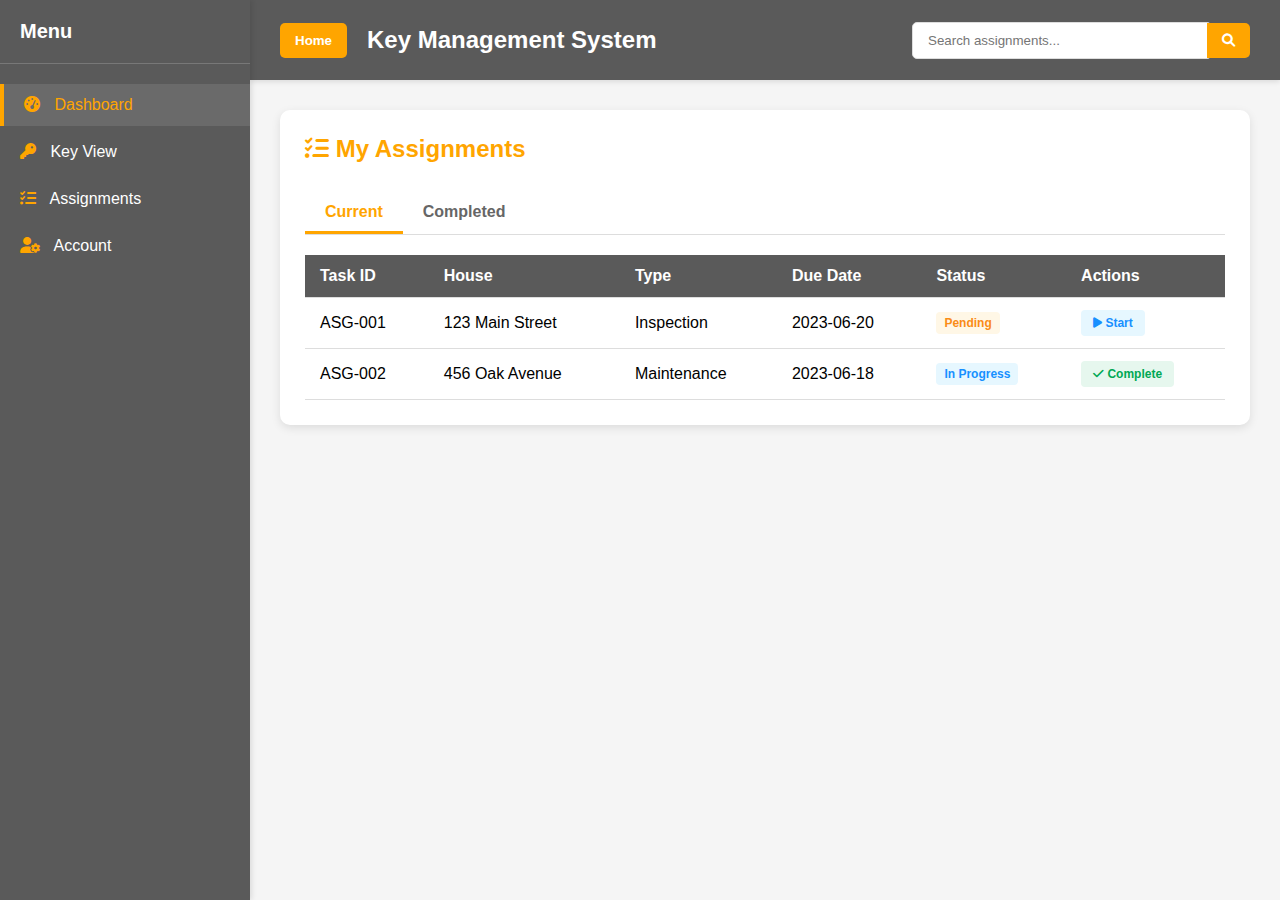
<file: staff-assignment.html>
<!DOCTYPE html>
<html lang="en">
<head>
    <meta charset="UTF-8">
    <meta name="viewport" content="width=device-width, initial-scale=1.0">
    <title>Key Management System - Assignments</title>
    <link rel="stylesheet" href="css/staffassignment.css">
    <link rel="stylesheet" href="https://cdnjs.cloudflare.com/ajax/libs/font-awesome/6.0.0-beta3/css/all.min.css">
</head>
<body>
    <header>
        <div class="header-left">
            <button class="home-btn">Home</button>
            <div class="system-name">Key Management System</div>
        </div>
        <div class="search-bar">
            <input type="text" placeholder="Search assignments...">
            <button><i class="fas fa-search"></i></button>
        </div>
    </header>
    
    <aside>
        <div class="sidebar-header">
            <h2>Menu</h2>
        </div>
        <ul class="sidebar-menu">
            <li><a href="staffdashboard.html" class="active"><i class="fas fa-tachometer-alt"></i> Dashboard</a></li>
            <li><a href="staffkeyview.html"><i class="fas fa-key"></i> Key View</a></li>
            <li><a href="staff-assignment.html"><i class="fas fa-tasks"></i> Assignments</a></li>
            <li><a href="#"><i class="fas fa-user-cog"></i> Account</a></li>
        </ul>
    </aside>
    
    <main>
        <div class="assignments-container">
            <div class="page-header">
                <h1 class="page-title"><i class="fas fa-tasks"></i> My Assignments</h1>
            </div>
            
            <div class="tabs">
                <div class="tab active" onclick="openTab(event, 'current-tab')">Current</div>
                <div class="tab" onclick="openTab(event, 'completed-tab')">Completed</div>
            </div>
            
            <!-- Current Assignments Tab -->
            <div id="current-tab" class="tab-content active">
                <table class="assignments-table">
                    <thead>
                        <tr>
                            <th>Task ID</th>
                            <th>House</th>
                            <th>Type</th>
                            <th>Due Date</th>
                            <th>Status</th>
                            <th>Actions</th>
                        </tr>
                    </thead>
                    <tbody>
                        <tr>
                            <td>ASG-001</td>
                            <td>123 Main Street</td>
                            <td>Inspection</td>
                            <td>2023-06-20</td>
                            <td><span class="status-badge status-pending">Pending</span></td>
                            <td>
                                <button class="action-btn start-btn" onclick="viewAssignment('ASG-001')">
                                    <i class="fas fa-play"></i> Start
                                </button>
                            </td>
                        </tr>
                        <tr>
                            <td>ASG-002</td>
                            <td>456 Oak Avenue</td>
                            <td>Maintenance</td>
                            <td>2023-06-18</td>
                            <td><span class="status-badge status-in-progress">In Progress</span></td>
                            <td>
                                <button class="action-btn complete-btn" onclick="viewAssignment('ASG-002')">
                                    <i class="fas fa-check"></i> Complete
                                </button>
                            </td>
                        </tr>
                    </tbody>
                </table>
            </div>
            
            <!-- Completed Assignments Tab -->
            <div id="completed-tab" class="tab-content">
                <table class="assignments-table">
                    <thead>
                        <tr>
                            <th>Task ID</th>
                            <th>House</th>
                            <th>Type</th>
                            <th>Completed Date</th>
                            <th>Status</th>
                            <th>Actions</th>
                        </tr>
                    </thead>
                    <tbody>
                        <tr>
                            <td>ASG-003</td>
                            <td>789 Pine Road</td>
                            <td>Key Return</td>
                            <td>2023-06-15</td>
                            <td><span class="status-badge status-completed">Completed</span></td>
                            <td>
                                <button class="action-btn" onclick="viewAssignment('ASG-003')" style="background-color: #f0f0f0;">
                                    <i class="fas fa-eye"></i> View
                                </button>
                            </td>
                        </tr>
                    </tbody>
                </table>
            </div>
        </div>
    </main>

    <!-- Assignment Details Modal -->
    <div class="modal" id="assignmentModal">
        <div class="modal-content">
            <div class="modal-header">
                <h3 class="modal-title" id="modalAssignmentTitle">Assignment Details</h3>
                <button class="close-btn" onclick="closeModal()">&times;</button>
            </div>
            <div class="modal-body" id="assignmentDetails">
                <!-- Details will be inserted here by JavaScript -->
            </div>
            <div class="update-status">
                <h4>Update Status</h4>
                <select class="status-select" id="statusUpdate">
                    <option value="pending">Pending</option>
                    <option value="in-progress">In Progress</option>
                    <option value="completed">Completed</option>
                </select>
                <textarea class="notes-input" id="statusNotes" placeholder="Add notes about this assignment..."></textarea>
            </div>
            <div class="modal-footer">
                <button class="action-btn" onclick="closeModal()" style="background-color: #f0f0f0;">Cancel</button>
                <button class="action-btn" onclick="updateAssignment()" style="background-color: rgb(255, 165, 0); color: white;">Save Changes</button>
            </div>
        </div>
    </div>

    <script>
        // Tab functionality
        function openTab(evt, tabName) {
            const tabContents = document.getElementsByClassName("tab-content");
            for (let i = 0; i < tabContents.length; i++) {
                tabContents[i].classList.remove("active");
            }
            
            const tabs = document.getElementsByClassName("tab");
            for (let i = 0; i < tabs.length; i++) {
                tabs[i].classList.remove("active");
            }
            
            document.getElementById(tabName).classList.add("active");
            evt.currentTarget.classList.add("active");
        }
        
        // Modal functions
        function openModal(modalId) {
            document.getElementById(modalId).style.display = 'flex';
        }
        
        function closeModal() {
            document.getElementById('assignmentModal').style.display = 'none';
        }
        
        // View assignment details
        function viewAssignment(assignmentId) {
            // In a real app, this would fetch assignment data from server
            const assignmentData = {
                'ASG-001': {
                    title: 'House Inspection - 123 Main Street',
                    house: '123 Main Street, Apartment 4B',
                    type: 'Inspection',
                    assignedBy: 'Supervisor Admin',
                    dueDate: '2023-06-20',
                    status: 'pending',
                    description: 'Complete full inspection of the property including plumbing, electrical, and structural components.'
                },
                'ASG-002': {
                    title: 'Maintenance - 456 Oak Avenue',
                    house: '456 Oak Avenue',
                    type: 'Maintenance',
                    assignedBy: 'Supervisor Admin',
                    dueDate: '2023-06-18',
                    status: 'in-progress',
                    description: 'Fix leaky faucet in kitchen and replace bathroom light fixtures.'
                },
                'ASG-003': {
                    title: 'Key Return - 789 Pine Road',
                    house: '789 Pine Road',
                    type: 'Key Return',
                    assignedBy: 'Supervisor Admin',
                    dueDate: '2023-06-15',
                    status: 'completed',
                    description: 'Collect keys from guest and verify property condition.',
                    completedDate: '2023-06-14',
                    completedNotes: 'Keys returned in good condition. Property was clean with no issues.'
                }
            };
            
            const assignment = assignmentData[assignmentId];
            
            document.getElementById('modalAssignmentTitle').textContent = assignment.title;
            
            let detailsHTML = `
                <div class="detail-row">
                    <div class="detail-label">House:</div>
                    <div class="detail-value">${assignment.house}</div>
                </div>
                <div class="detail-row">
                    <div class="detail-label">Type:</div>
                    <div class="detail-value">${assignment.type}</div>
                </div>
                <div class="detail-row">
                    <div class="detail-label">Assigned By:</div>
                    <div class="detail-value">${assignment.assignedBy}</div>
                </div>
                <div class="detail-row">
                    <div class="detail-label">Due Date:</div>
                    <div class="detail-value">${assignment.dueDate}</div>
                </div>
                <div class="detail-row">
                    <div class="detail-label">Description:</div>
                    <div class="detail-value">${assignment.description}</div>
                </div>
            `;
            
            if (assignment.status === 'completed') {
                detailsHTML += `
                    <div class="detail-row">
                        <div class="detail-label">Completed Date:</div>
                        <div class="detail-value">${assignment.completedDate}</div>
                    </div>
                    <div class="detail-row">
                        <div class="detail-label">Completion Notes:</div>
                        <div class="detail-value">${assignment.completedNotes}</div>
                    </div>
                `;
            }
            
            document.getElementById('assignmentDetails').innerHTML = detailsHTML;
            document.getElementById('statusUpdate').value = assignment.status;
            document.getElementById('statusNotes').value = assignment.status === 'completed' ? assignment.completedNotes : '';
            
            openModal('assignmentModal');
        }
        
        // Update assignment status
        function updateAssignment() {
            const newStatus = document.getElementById('statusUpdate').value;
            const notes = document.getElementById('statusNotes').value;
            
            // In a real app, this would send data to server
            alert(`Assignment status updated to ${newStatus} with notes: ${notes}`);
            closeModal();
            // Refresh the assignments list
        }
        
        // Close modal when clicking outside
        window.addEventListener('click', function(event) {
            if (event.target.className === 'modal') {
                closeModal();
            }
        });
    </script>
</body>
<style>
    * {
    margin: 0;
    padding: 0;
    box-sizing: border-box;
    font-family: 'Segoe UI', Tahoma, Geneva, Verdana, sans-serif;
}

body {
    display: grid;
    grid-template-columns: 250px 1fr;
    grid-template-rows: 80px 1fr;
    height: 100vh;
    background-color: #f5f5f5;
}

/* Header */
header {
    grid-column: 2 / 3;
    grid-row: 1 / 2;
    background-color: rgb(90, 90, 90);
    box-shadow: 0 2px 5px rgba(0,0,0,0.1);
    display: flex;
    align-items: center;
    padding: 0 30px;
    justify-content: space-between;
}

.header-left {
    display: flex;
    align-items: center;
    gap: 20px;
}

.home-btn {
    background-color: rgb(255, 165, 0);
    color: white;
    border: none;
    padding: 10px 15px;
    border-radius: 5px;
    cursor: pointer;
    font-weight: bold;
    transition: background-color 0.3s;
}

.home-btn:hover {
    background-color: rgba(255, 165, 0, 0.8);
}

.system-name {
    font-size: 24px;
    font-weight: bold;
    color: white;
}

.search-bar {
    display: flex;
    align-items: center;
}

.search-bar input {
    padding: 10px 15px;
    border: 1px solid #ddd;
    border-radius: 5px;
    width: 300px;
    outline: none;
}

.search-bar button {
    background-color: rgb(255, 165, 0);
    color: white;
    border: none;
    padding: 10px 15px;
    border-radius: 0 5px 5px 0;
    margin-left: -5px;
    cursor: pointer;
}

/* Sidebar */
aside {
    grid-column: 1 / 2;
    grid-row: 1 / 3;
    background-color: rgb(90, 90, 90);
    box-shadow: 2px 0 5px rgba(0,0,0,0.1);
    padding: 20px 0;
}

.sidebar-header {
    padding: 0 20px 20px;
    border-bottom: 1px solid rgb(120, 120, 120);
    margin-bottom: 20px;
}

.sidebar-header h2 {
    color: white;
    font-size: 20px;
}

.sidebar-menu {
    list-style: none;
}

.sidebar-menu li {
    margin-bottom: 5px;
}

.sidebar-menu a {
    display: block;
    padding: 12px 20px;
    color: white;
    text-decoration: none;
    transition: all 0.3s;
}

.sidebar-menu a i {
    margin-right: 10px;
    color: rgb(255, 165, 0);
}

.sidebar-menu a:hover,
.sidebar-menu a.active {
    background-color: rgba(255, 255, 255, 0.1);
    color: rgb(255, 165, 0);
    border-left: 4px solid rgb(255, 165, 0);
}

/* Main */
main {
    grid-column: 2 / 3;
    grid-row: 2 / 3;
    padding: 30px;
    overflow-y: auto;
}

/* Assignment Styles */
.assignments-container {
    background-color: white;
    border-radius: 10px;
    padding: 25px;
    box-shadow: 0 3px 10px rgba(0,0,0,0.1);
}

.page-header {
    display: flex;
    justify-content: space-between;
    align-items: center;
    margin-bottom: 30px;
}

.page-title {
    color: rgb(255, 165, 0);
    font-size: 24px;
}

.tabs {
    display: flex;
    border-bottom: 1px solid #ddd;
    margin-bottom: 20px;
}

.tab {
    padding: 10px 20px;
    cursor: pointer;
    border-bottom: 3px solid transparent;
    font-weight: 600;
    color: #666;
}

.tab.active {
    color: rgb(255, 165, 0);
    border-bottom: 3px solid rgb(255, 165, 0);
}

.tab-content {
    display: none;
}

.tab-content.active {
    display: block;
}

.assignments-table {
    width: 100%;
    border-collapse: collapse;
}

.assignments-table th,
.assignments-table td {
    padding: 12px 15px;
    text-align: left;
    border-bottom: 1px solid #ddd;
}

.assignments-table th {
    background-color: rgb(90, 90, 90);
    color: white;
    font-weight: 600;
}

.assignments-table tr:hover {
    background-color: #f9f9f9;
}

.status-badge {
    display: inline-block;
    padding: 4px 8px;
    border-radius: 4px;
    font-size: 12px;
    font-weight: 600;
}

.status-pending {
    background-color: #fff7e6;
    color: #fa8c16;
}

.status-in-progress {
    background-color: #e6f7ff;
    color: #1890ff;
}

.status-completed {
    background-color: #e6f7ee;
    color: #00a854;
}

.action-btn {
    padding: 6px 12px;
    border: none;
    border-radius: 4px;
    cursor: pointer;
    font-size: 12px;
    font-weight: 600;
    transition: all 0.3s;
}

.start-btn {
    background-color: #e6f7ff;
    color: #1890ff;
}

.complete-btn {
    background-color: #e6f7ee;
    color: #00a854;
}

/* Modal */
.modal {
    display: none;
    position: fixed;
    top: 0;
    left: 0;
    width: 100%;
    height: 100%;
    background-color: rgba(0,0,0,0.5);
    z-index: 1000;
    justify-content: center;
    align-items: center;
}

.modal-content {
    background-color: white;
    border-radius: 8px;
    width: 600px;
    max-width: 90%;
    padding: 25px;
    box-shadow: 0 3px 10px rgba(0,0,0,0.2);
}

.modal-header {
    display: flex;
    justify-content: space-between;
    align-items: center;
    margin-bottom: 20px;
    padding-bottom: 10px;
    border-bottom: 1px solid #eee;
}

.modal-title {
    color: rgb(255, 165, 0);
    font-size: 20px;
}

.close-btn {
    background: none;
    border: none;
    font-size: 24px;
    cursor: pointer;
    color: #999;
}

.modal-body {
    margin-bottom: 20px;
}

.detail-row {
    display: flex;
    margin-bottom: 15px;
}

.detail-label {
    font-weight: 600;
    color: #666;
    width: 150px;
}

.detail-value {
    flex: 1;
}

.modal-footer {
    display: flex;
    justify-content: flex-end;
    gap: 10px;
    padding-top: 15px;
    border-top: 1px solid #eee;
}

.update-status {
    margin-top: 20px;
    padding-top: 15px;
    border-top: 1px solid #eee;
}

.status-select {
    padding: 8px 12px;
    border-radius: 4px;
    border: 1px solid #ddd;
    margin-right: 10px;
}

.notes-input {
    width: 100%;
    padding: 10px;
    border: 1px solid #ddd;
    border-radius: 4px;
    margin-top: 10px;
    min-height: 80px;
}

</style>
</html>
</file>
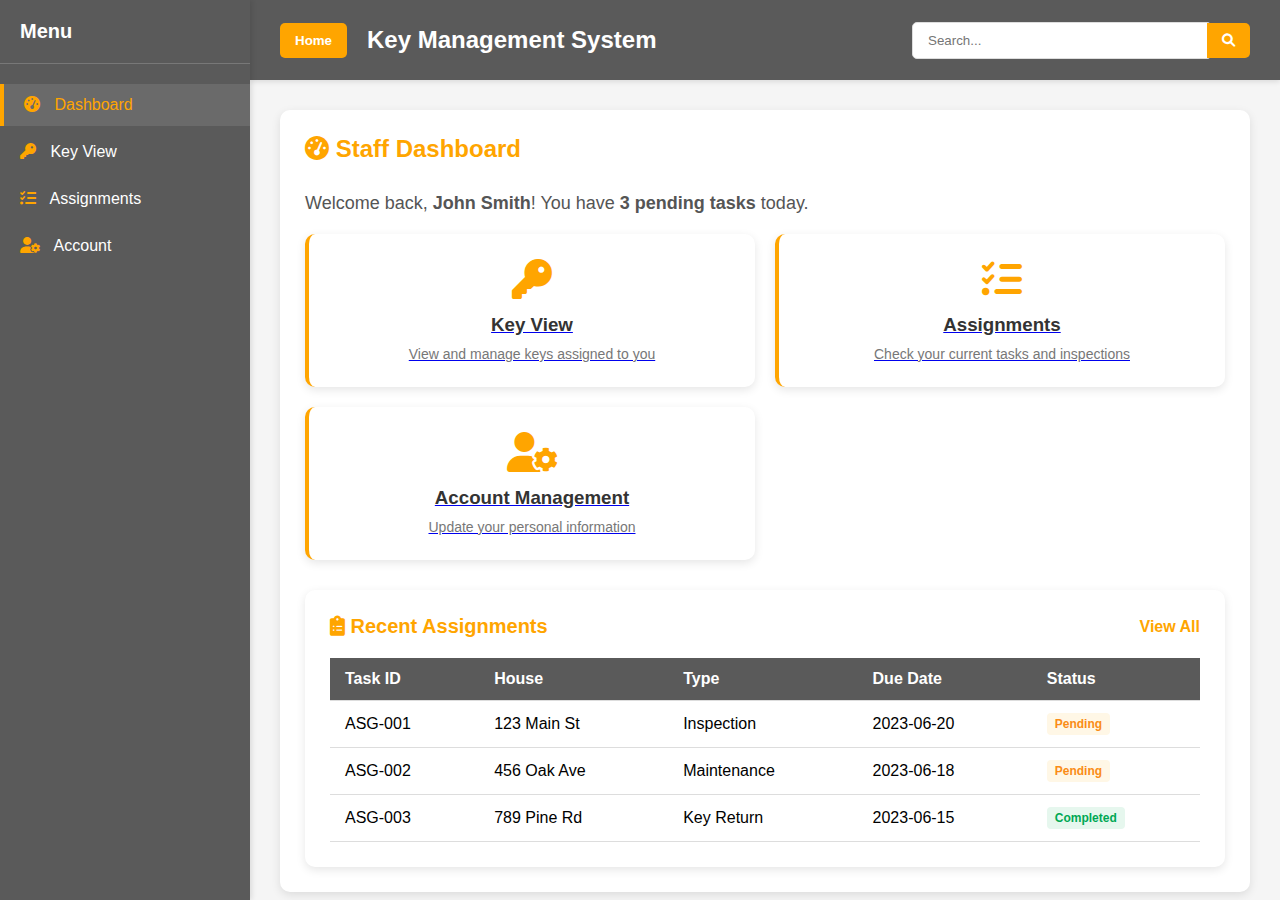
<file: staffdashboard.html>
<!DOCTYPE html>
<html lang="en">
<head>
    <meta charset="UTF-8">
    <meta name="viewport" content="width=device-width, initial-scale=1.0">
    <title>Key Management System - Staff Dashboard</title>
    <link rel="stylesheet" href="css/staffdashboard.css">
    <link rel="stylesheet" href="https://cdnjs.cloudflare.com/ajax/libs/font-awesome/6.0.0-beta3/css/all.min.css">
</head>
<body>
    <header>
        <div class="header-left">
            <button class="home-btn">Home</button>
            <div class="system-name">Key Management System</div>
        </div>
        <div class="search-bar">
            <input type="text" placeholder="Search...">
            <button><i class="fas fa-search"></i></button>
        </div>
    </header>
    
    <aside>
        <div class="sidebar-header">
            <h2>Menu</h2>
        </div>
        <ul class="sidebar-menu">
            <li><a href="staffdashboard.html" class="active"><i class="fas fa-tachometer-alt"></i> Dashboard</a></li>
            <li><a href="staffkeyview.html"><i class="fas fa-key"></i> Key View</a></li>
            <li><a href="staff-assignment.html"><i class="fas fa-tasks"></i> Assignments</a></li>
            <li><a href="#"><i class="fas fa-user-cog"></i> Account</a></li>
        </ul>
    </aside>
    
   <main>
    <div class="dashboard-container">
        <div class="page-header">
            <h1 class="page-title"><i class="fas fa-tachometer-alt"></i> Staff Dashboard</h1>
        </div>
        
        <div class="welcome-message">
            Welcome back, <strong>John Smith</strong>! You have <strong>3 pending tasks</strong> today.
        </div>
        
        <div class="dashboard-cards">
            <a href="staffkeyview.html" class="dashboard-card">
                <i class="fas fa-key"></i>
                <h3>Key View</h3>
                <p>View and manage keys assigned to you</p>
            </a>
            
            <a href="staff-assignment.html" class="dashboard-card">
                <i class="fas fa-tasks"></i>
                <h3>Assignments</h3>
                <p>Check your current tasks and inspections</p>
            </a>
            
            <a href="#" class="dashboard-card">
                <i class="fas fa-user-cog"></i>
                <h3>Account Management</h3>
                <p>Update your personal information</p>
            </a>
        </div>
        
        <div class="recent-assignments">
            <div class="assignments-header">
                <h3 class="section-title"><i class="fas fa-clipboard-list"></i> Recent Assignments</h3>
                <a href="#" class="view-all">View All</a>
            </div>
            
            <table class="assignments-table">
                <thead>
                    <tr>
                        <th>Task ID</th>
                        <th>House</th>
                        <th>Type</th>
                        <th>Due Date</th>
                        <th>Status</th>
                    </tr>
                </thead>
                <tbody>
                    <tr>
                        <td>ASG-001</td>
                        <td>123 Main St</td>
                        <td>Inspection</td>
                        <td>2023-06-20</td>
                        <td><span class="status-badge status-pending">Pending</span></td>
                    </tr>
                    <tr>
                        <td>ASG-002</td>
                        <td>456 Oak Ave</td>
                        <td>Maintenance</td>
                        <td>2023-06-18</td>
                        <td><span class="status-badge status-pending">Pending</span></td>
                    </tr>
                    <tr>
                        <td>ASG-003</td>
                        <td>789 Pine Rd</td>
                        <td>Key Return</td>
                        <td>2023-06-15</td>
                        <td><span class="status-badge status-completed">Completed</span></td>
                    </tr>
                </tbody>
            </table>
        </div>
    </div>
</main>


    <script>
        // Simple function to demonstrate interactivity
        document.querySelectorAll('.dashboard-card').forEach(card => {
            card.addEventListener('click', function() {
                // In a real app, this would navigate to the appropriate section
                console.log(`Navigating to ${this.querySelector('h3').textContent}`);
            });
        });
    </script>
</body>
</html>
</file>
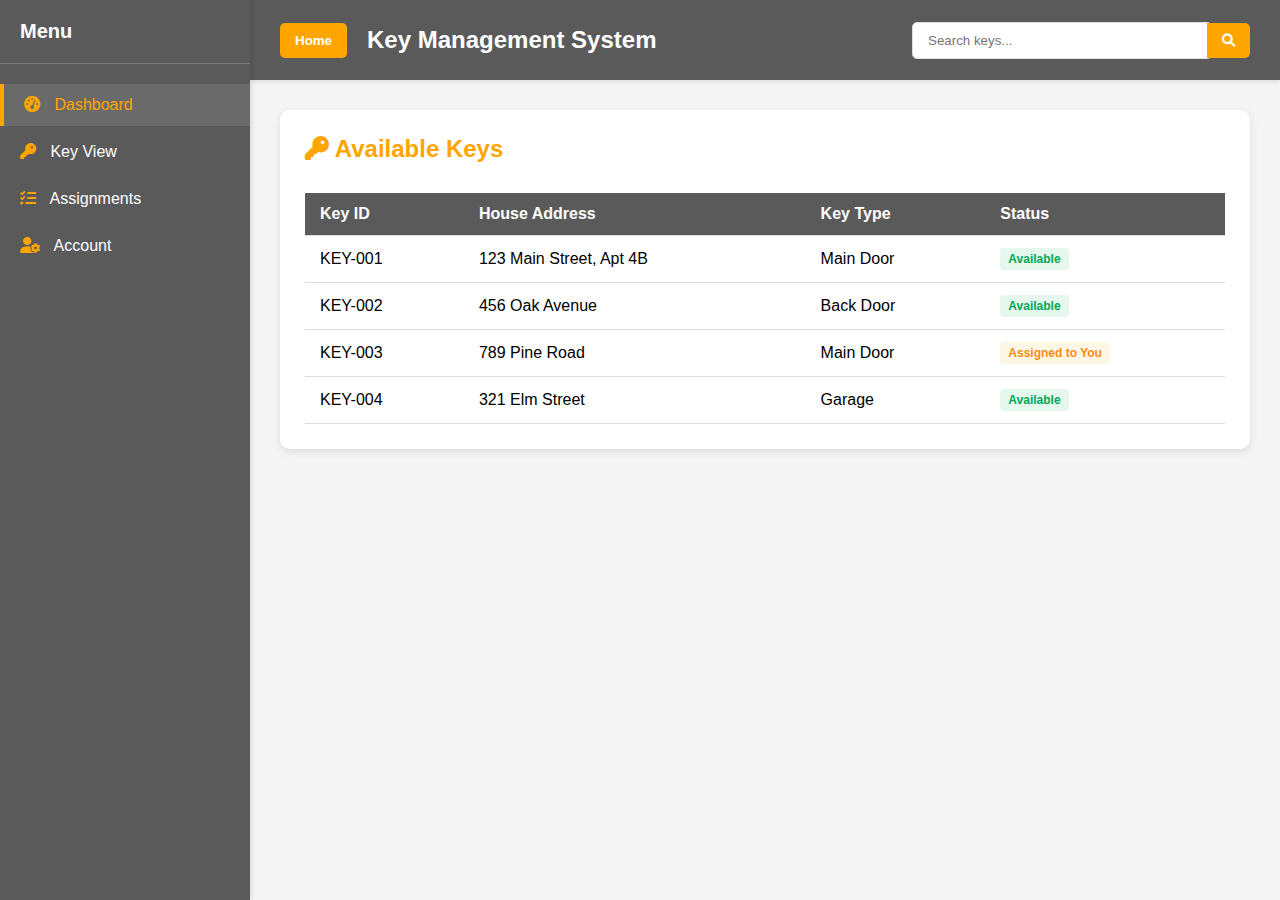
<file: staffkeyview.html>
<!DOCTYPE html>
<html lang="en">
<head>
    <meta charset="UTF-8">
    <meta name="viewport" content="width=device-width, initial-scale=1.0">
    <title>Key Management System - Key View</title>
    <link rel="stylesheet" href="css/staffkeyview.css">
    <link rel="stylesheet" href="https://cdnjs.cloudflare.com/ajax/libs/font-awesome/6.0.0-beta3/css/all.min.css">
</head>
<body>
    <header>
        <div class="header-left">
            <button class="home-btn">Home</button>
            <div class="system-name">Key Management System</div>
        </div>
        <div class="search-bar">
            <input type="text" placeholder="Search keys...">
            <button><i class="fas fa-search"></i></button>
        </div>
    </header>
    
    <aside>
        <div class="sidebar-header">
            <h2>Menu</h2>
        </div>
        <ul class="sidebar-menu">
            <li><a href="staffdashboard.html" class="active"><i class="fas fa-tachometer-alt"></i> Dashboard</a></li>
            <li><a href="staffkeyview.html"><i class="fas fa-key"></i> Key View</a></li>
            <li><a href="staff-assignment.html"><i class="fas fa-tasks"></i> Assignments</a></li>
            <li><a href="#"><i class="fas fa-user-cog"></i> Account</a></li>
        </ul>
    </aside>
    
    <main>
        <div class="keyview-container">
            <div class="page-header">
                <h1 class="page-title"><i class="fas fa-key"></i> Available Keys</h1>
            </div>
            
            <table class="key-table">
                <thead>
                    <tr>
                        <th>Key ID</th>
                        <th>House Address</th>
                        <th>Key Type</th>
                        <th>Status</th>
                    </tr>
                </thead>
                <tbody>
                    <tr>
                        <td>KEY-001</td>
                        <td>123 Main Street, Apt 4B</td>
                        <td>Main Door</td>
                        <td><span class="key-status status-available">Available</span></td>
                    </tr>
                    <tr>
                        <td>KEY-002</td>
                        <td>456 Oak Avenue</td>
                        <td>Back Door</td>
                        <td><span class="key-status status-available">Available</span></td>
                    </tr>
                    <tr>
                        <td>KEY-003</td>
                        <td>789 Pine Road</td>
                        <td>Main Door</td>
                        <td><span class="key-status status-assigned">Assigned to You</span></td>
                    </tr>
                    <tr>
                        <td>KEY-004</td>
                        <td>321 Elm Street</td>
                        <td>Garage</td>
                        <td><span class="key-status status-available">Available</span></td>
                    </tr>
                </tbody>
            </table>
        </div>
    </main>

    <script>
        // Simple search functionality (would connect to backend in real app)
        document.querySelector('.search-bar button').addEventListener('click', function() {
            const searchTerm = document.querySelector('.search-bar input').value.toLowerCase();
            const rows = document.querySelectorAll('.key-table tbody tr');
            
            rows.forEach(row => {
                const text = row.textContent.toLowerCase();
                row.style.display = text.includes(searchTerm) ? '' : 'none';
            });
        });
    </script>
</body>
<style>
    * {
    margin: 0;
    padding: 0;
    box-sizing: border-box;
    font-family: 'Segoe UI', Tahoma, Geneva, Verdana, sans-serif;
}

body {
    display: grid;
    grid-template-columns: 250px 1fr;
    grid-template-rows: 80px 1fr;
    height: 100vh;
    background-color: #f5f5f5;
}

/* Header */
header {
    grid-column: 2 / 3;
    grid-row: 1 / 2;
    background-color: rgb(90, 90, 90);
    box-shadow: 0 2px 5px rgba(0,0,0,0.1);
    display: flex;
    align-items: center;
    padding: 0 30px;
    justify-content: space-between;
}

.header-left {
    display: flex;
    align-items: center;
    gap: 20px;
}

.home-btn {
    background-color: rgb(255, 165, 0);
    color: white;
    border: none;
    padding: 10px 15px;
    border-radius: 5px;
    cursor: pointer;
    font-weight: bold;
    transition: background-color 0.3s;
}

.home-btn:hover {
    background-color: rgba(255, 165, 0, 0.8);
}

.system-name {
    font-size: 24px;
    font-weight: bold;
    color: white;
}

.search-bar {
    display: flex;
    align-items: center;
}

.search-bar input {
    padding: 10px 15px;
    border: 1px solid #ddd;
    border-radius: 5px;
    width: 300px;
    outline: none;
}

.search-bar button {
    background-color: rgb(255, 165, 0);
    color: white;
    border: none;
    padding: 10px 15px;
    border-radius: 0 5px 5px 0;
    margin-left: -5px;
    cursor: pointer;
}

/* Sidebar */
aside {
    grid-column: 1 / 2;
    grid-row: 1 / 3;
    background-color: rgb(90, 90, 90);
    box-shadow: 2px 0 5px rgba(0,0,0,0.1);
    padding: 20px 0;
}

.sidebar-header {
    padding: 0 20px 20px;
    border-bottom: 1px solid rgb(120, 120, 120);
    margin-bottom: 20px;
}

.sidebar-header h2 {
    color: white;
    font-size: 20px;
}

.sidebar-menu {
    list-style: none;
}

.sidebar-menu li {
    margin-bottom: 5px;
}

.sidebar-menu a {
    display: block;
    padding: 12px 20px;
    color: white;
    text-decoration: none;
    transition: all 0.3s;
}

.sidebar-menu a i {
    margin-right: 10px;
    color: rgb(255, 165, 0);
}

.sidebar-menu a:hover,
.sidebar-menu a.active {
    background-color: rgba(255, 255, 255, 0.1);
    color: rgb(255, 165, 0);
    border-left: 4px solid rgb(255, 165, 0);
}

/* Main Content */
main {
    grid-column: 2 / 3;
    grid-row: 2 / 3;
    padding: 30px;
    overflow-y: auto;
}

/* Key View Container */
.keyview-container {
    background-color: white;
    border-radius: 10px;
    padding: 25px;
    box-shadow: 0 3px 10px rgba(0,0,0,0.1);
}

.page-header {
    display: flex;
    justify-content: space-between;
    align-items: center;
    margin-bottom: 30px;
}

.page-title {
    color: rgb(255, 165, 0);
    font-size: 24px;
}

.key-table {
    width: 100%;
    border-collapse: collapse;
}

.key-table th,
.key-table td {
    padding: 12px 15px;
    text-align: left;
    border-bottom: 1px solid #ddd;
}

.key-table th {
    background-color: rgb(90, 90, 90);
    color: white;
    font-weight: 600;
}

.key-table tr:hover {
    background-color: #f9f9f9;
}

.key-status {
    display: inline-block;
    padding: 4px 8px;
    border-radius: 4px;
    font-size: 12px;
    font-weight: 600;
}

.status-available {
    background-color: #e6f7ee;
    color: #00a854;
}

.status-assigned {
    background-color: #fff7e6;
    color: #fa8c16;
}

</style>
</html>
</file>
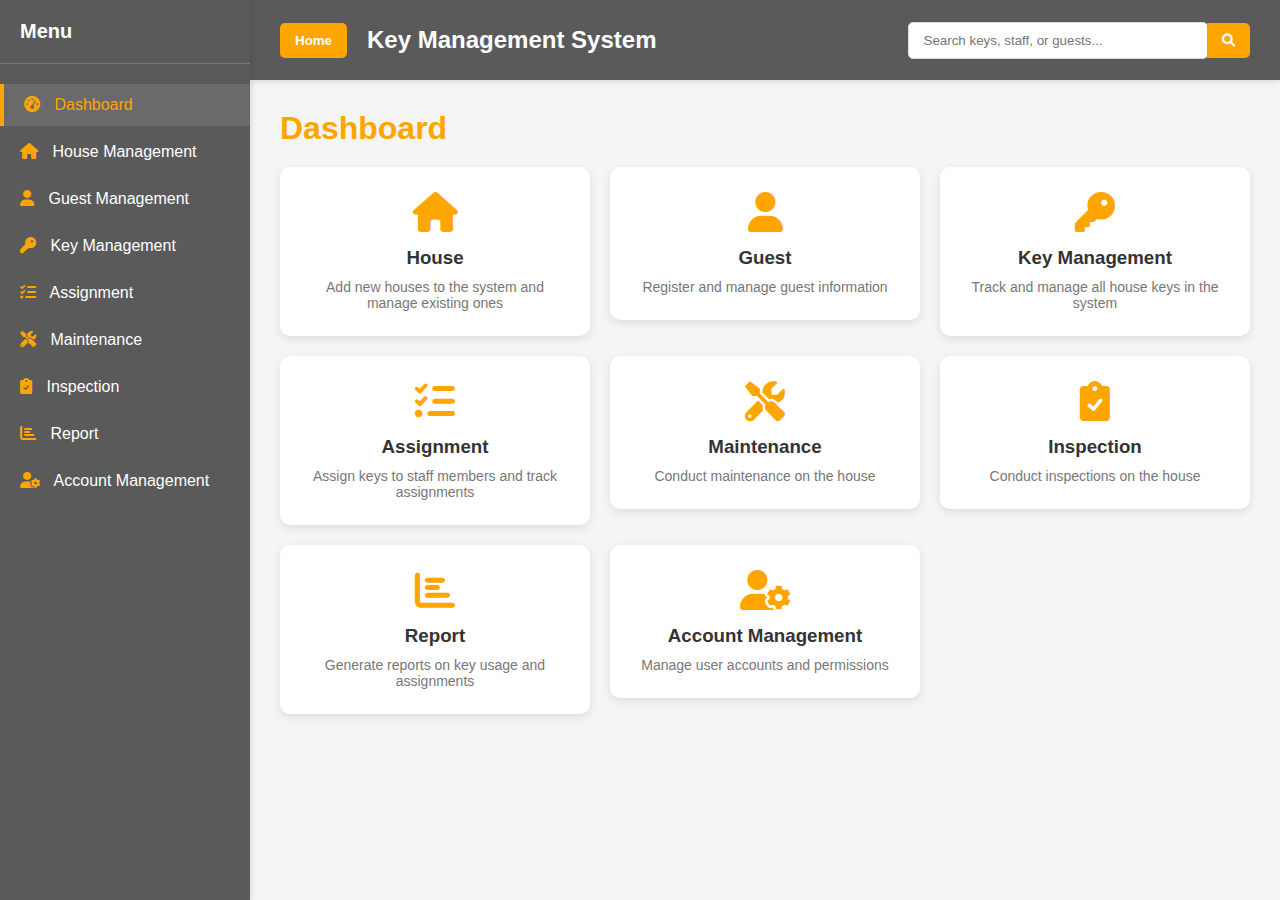
<file: svdashboard.html>
<!DOCTYPE html>
<html lang="en">
<head>
    <meta charset="UTF-8">
    <meta name="viewport" content="width=device-width, initial-scale=1.0">
    <title>Key Management System</title>
    <link rel="stylesheet" href="css/dashboard.css">
    <link rel="stylesheet" href="https://cdnjs.cloudflare.com/ajax/libs/font-awesome/6.0.0-beta3/css/all.min.css">
</head>
<body>
    <header>
        <div class="header-left">
            <button class="home-btn">Home</button>
            <div class="system-name">Key Management System</div>
        </div>
        <div class="search-bar">
            <input type="text" placeholder="Search keys, staff, or guests...">
            <button><i class="fas fa-search"></i></button>
        </div>
    </header>
    
    <aside>
        <div class="sidebar-header">
            <h2>Menu</h2>
        </div>
        <ul class="sidebar-menu">
            <li><a href="svdashboard.html" class="active"><i class="fas fa-tachometer-alt"></i> Dashboard</a></li>
            <li><a href="house.html"><i class="fas fa-home"></i> House Management</a></li>
            <li><a href="guest.html"><i class="fas fa-user"></i> Guest Management</a></li>
            <li><a href="kms-homepage.html"><i class="fas fa-key"></i> Key Management</a></li>
            <li><a href="assignment-details.html"><i class="fas fa-tasks"></i> Assignment</a></li>
            <li><a href="maintenance.html"><i class="fas fa-tools"></i> Maintenance</a></li>
            <li><a href="inspection.html"><i class="fas fa-clipboard-check"></i> Inspection</a></li>
            <li><a href="report.html"><i class="fas fa-chart-bar"></i> Report</a></li>
            <li><a href="ListStaffController"><i class="fas fa-user-cog"></i> Account Management</a></li>
        </ul>
    </aside>
    
    <main>
    <h1 style="color: rgb(255, 165, 0); margin-bottom: 20px;">Dashboard</h1>
    <div class="dashboard">
        <a href="house.html" style="text-decoration: none; color: inherit;">
            <div class="dashboard-card">
                <i class="fas fa-home"></i>
                <h3> House</h3>
                <p>Add new houses to the system and manage existing ones</p>
            </div>
        </a>
        <a href="guest.html" style="text-decoration: none; color: inherit;">
            <div class="dashboard-card">
                <i class="fas fa-user"></i>
                <h3> Guest</h3>
                <p>Register and manage guest information</p>
            </div>
        </a>
        <a href="keys" style="text-decoration: none; color: inherit;">
            <div class="dashboard-card">
                <i class="fas fa-key"></i>
                <h3>Key Management</h3>
                <p>Track and manage all house keys in the system</p>
            </div>
        </a>
        <a href="assignment-details.html" style="text-decoration: none; color: inherit;">
            <div class="dashboard-card">
                <i class="fas fa-tasks"></i>
                <h3>Assignment</h3>
                <p>Assign keys to staff members and track assignments</p>
            </div>
        </a>
        <a href="maintenance.html" style="text-decoration: none; color: inherit;">
            <div class="dashboard-card">
                <i class="fas fa-tools"></i>
                <h3>Maintenance</h3>
                <p>Conduct maintenance on the house</p>
            </div>
        </a>
        <a href="inspection.html" style="text-decoration: none; color: inherit;">
            <div class="dashboard-card">
                <i class="fas fa-clipboard-check"></i>
                <h3>Inspection</h3>
                <p>Conduct inspections on the house</p>
            </div>
        </a>
        <a href="report.html" style="text-decoration: none; color: inherit;">
            <div class="dashboard-card">
                <i class="fas fa-chart-bar"></i>
                <h3>Report</h3>
                <p>Generate reports on key usage and assignments</p>
            </div>
        </a>
        <a href="ListStaffController" style="text-decoration: none; color: inherit;">
            <div class="dashboard-card">
                <i class="fas fa-user-cog"></i>
                <h3>Account Management</h3>
                <p>Manage user accounts and permissions</p>
            </div>
        </a>
    </div>
</main>

</body>
</html>
</file>
<file: css/styles.css>
/* Global Styles */
:root {
  /* Color Variables */
  --primary-color: #FF8C42;
  --secondary-color: #00C853;
  --text-color: #333333;
  --bg-color: #f5f5f5;
  --border-color: #dddddd;
  --white: #ffffff;
  --light-gray: #eeeeee;
  --dark-gray: #666666;
  --error-color: #f44336;
  --success-color: #4caf50;
  --warning-color: #ff9800;
  
  /* Spacing Variables */
  --spacing-xs: 4px;
  --spacing-sm: 8px;
  --spacing-md: 16px;
  --spacing-lg: 24px;
  --spacing-xl: 32px;
  
  /* Font Variables */
  --font-family: 'Arial', 'Helvetica', sans-serif;
  --font-size-xs: 12px;
  --font-size-sm: 14px;
  --font-size-md: 16px;
  --font-size-lg: 20px;
  --font-size-xl: 24px;
  --font-size-xxl: 32px;
  
  /* Border Radius */
  --border-radius-sm: 4px;
  --border-radius-md: 8px;
  --border-radius-lg: 12px;
  
  /* Transitions */
  --transition-speed: 0.3s;
}

* {
  margin: 0;
  padding: 0;
  box-sizing: border-box;
}

html, body {
  font-family: var(--font-family);
  font-size: var(--font-size-md);
  color: var(--text-color);
  background-color: var(--bg-color);
  line-height: 1.6;
  height: 100%;
}

a {
  text-decoration: none;
  color: inherit;
}

ul {
  list-style: none;
}

/* Buttons */
.btn {
  display: inline-block;
  padding: var(--spacing-sm) var(--spacing-md);
  border: none;
  border-radius: var(--border-radius-md);
  cursor: pointer;
  font-size: var(--font-size-md);
  font-weight: 600;
  text-align: center;
  transition: background-color var(--transition-speed), transform var(--transition-speed);
}

.btn:hover {
  transform: translateY(-2px);
}

.btn:active {
  transform: translateY(0);
}

.btn-primary {
  background-color: var(--primary-color);
  color: var(--white);
}

.btn-primary:hover {
  background-color: #e67e3a;
}

.btn-green {
  background-color: var(--secondary-color);
  color: var(--white);
}

.btn-green:hover {
  background-color: #00a84a;
}

/* Form Elements */
input, select, textarea {
  padding: var(--spacing-sm) var(--spacing-md);
  border: 1px solid var(--border-color);
  border-radius: var(--border-radius-md);
  font-size: var(--font-size-md);
  width: 100%;
}

input:focus, select:focus, textarea:focus {
  outline: 2px solid var(--primary-color);
  border-color: var(--primary-color);
}

label {
  display: block;
  margin-bottom: var(--spacing-xs);
  font-weight: 600;
}

/* Status Indicators */
.status {
  display: inline-block;
  padding: var(--spacing-xs) var(--spacing-sm);
  border-radius: var(--border-radius-sm);
  font-size: var(--font-size-xs);
  font-weight: 600;
}

.occupied {
  background-color: var(--warning-color);
  color: var(--white);
}

.available {
  background-color: var(--success-color);
  color: var(--white);
}

/* Notification Badge */
.notification-badge {
  position: absolute;
  top: -5px;
  right: -5px;
  background-color: var(--primary-color);
  color: var(--white);
  border-radius: 50%;
  width: 25px;
  height: 25px;
  display: flex;
  align-items: center;
  justify-content: center;
  font-size: var(--font-size-xs);
  font-weight: bold;
}

/* Responsive Utilities */
@media (max-width: 768px) {
  .hidden-mobile {
    display: none;
  }
  
  html {
    font-size: 14px;
  }
  
  .btn {
    padding: var(--spacing-xs) var(--spacing-sm);
    font-size: var(--font-size-sm);
  }
}

@media (min-width: 769px) and (max-width: 1024px) {
  .hidden-tablet {
    display: none;
  }
}

@media (min-width: 1025px) {
  .hidden-desktop {
    display: none;
  }
}
</file>
<file: css/login.css>
/* Login Page Styles */
.login-container {
  display: flex;
  flex-direction: column;
  align-items: center;
  justify-content: center;
  height: 100vh;
  background-color: var(--bg-color);
}

.login-header {
  width: 100%;
  text-align: center;
  margin-bottom: var(--spacing-xl);
}

.logo-container {
  background-color: var(--primary-color);
  padding: var(--spacing-md);
  border-radius: var(--border-radius-md);
  display: inline-block;
}

.logo-container h1 {
  color: var(--white);
  font-size: var(--font-size-xl);
  margin: 0;
}

.login-form {
  background-color: var(--white);
  padding: var(--spacing-xl);
  border-radius: var(--border-radius-lg);
  box-shadow: 0 4px 8px rgba(0, 0, 0, 0.1);
  width: 90%;
  max-width: 400px;
}

.login-form h2 {
  text-align: center;
  margin-bottom: var(--spacing-lg);
  color: var(--text-color);
}

.input-group {
  margin-bottom: var(--spacing-lg);
}

.error-message {
  color: var(--error-color);
  text-align: center;
  margin-top: var(--spacing-md);
  font-size: var(--font-size-sm);
  min-height: 20px;
}

#login-btn {
  width: 100%;
  padding: var(--spacing-md);
  margin-top: var(--spacing-md);
  font-size: var(--font-size-md);
}

/* Animation */
@keyframes fadeIn {
  from {
    opacity: 0;
    transform: translateY(20px);
  }
  to {
    opacity: 1;
    transform: translateY(0);
  }
}

.login-form {
  animation: fadeIn 0.5s ease-out;
}

/* Responsive styles */
@media (max-width: 480px) {
  .login-form {
    width: 95%;
    padding: var(--spacing-lg);
  }
  
  .logo-container h1 {
    font-size: var(--font-size-lg);
  }
}

.login-info {
  background-color: var(--white);
  padding: var(--spacing-md);
  margin: var(--spacing-lg) auto;
  width: 90%;
  max-width: 400px;
  border-radius: var(--border-radius-md);
  box-shadow: 0 0 5px rgba(0, 0, 0, 0.05);
  font-size: var(--font-size-sm);
  color: var(--text-color);
  line-height: 1.5;
}

.login-info code {
  background-color: var(--light-gray);
  padding: 2px 6px;
  border-radius: var(--border-radius-sm);
  font-family: monospace;
}
</file>
<file: css/staffassignment.css>
* {
    margin: 0;
    padding: 0;
    box-sizing: border-box;
    font-family: 'Segoe UI', Tahoma, Geneva, Verdana, sans-serif;
}

body {
    display: grid;
    grid-template-columns: 250px 1fr;
    grid-template-rows: 80px 1fr;
    height: 100vh;
    background-color: #f5f5f5;
}

/* Header */
header {
    grid-column: 2 / 3;
    grid-row: 1 / 2;
    background-color: rgb(90, 90, 90);
    box-shadow: 0 2px 5px rgba(0,0,0,0.1);
    display: flex;
    align-items: center;
    padding: 0 30px;
    justify-content: space-between;
}

.header-left {
    display: flex;
    align-items: center;
    gap: 20px;
}

.home-btn {
    background-color: rgb(255, 165, 0);
    color: white;
    border: none;
    padding: 10px 15px;
    border-radius: 5px;
    cursor: pointer;
    font-weight: bold;
    transition: background-color 0.3s;
}

.home-btn:hover {
    background-color: rgba(255, 165, 0, 0.8);
}

.system-name {
    font-size: 24px;
    font-weight: bold;
    color: white;
}

.search-bar {
    display: flex;
    align-items: center;
}

.search-bar input {
    padding: 10px 15px;
    border: 1px solid #ddd;
    border-radius: 5px;
    width: 300px;
    outline: none;
}

.search-bar button {
    background-color: rgb(255, 165, 0);
    color: white;
    border: none;
    padding: 10px 15px;
    border-radius: 0 5px 5px 0;
    margin-left: -5px;
    cursor: pointer;
}

/* Sidebar */
aside {
    grid-column: 1 / 2;
    grid-row: 1 / 3;
    background-color: rgb(90, 90, 90);
    box-shadow: 2px 0 5px rgba(0,0,0,0.1);
    padding: 20px 0;
}

.sidebar-header {
    padding: 0 20px 20px;
    border-bottom: 1px solid rgb(120, 120, 120);
    margin-bottom: 20px;
}

.sidebar-header h2 {
    color: white;
    font-size: 20px;
}

.sidebar-menu {
    list-style: none;
}

.sidebar-menu li {
    margin-bottom: 5px;
}

.sidebar-menu a {
    display: block;
    padding: 12px 20px;
    color: white;
    text-decoration: none;
    transition: all 0.3s;
}

.sidebar-menu a i {
    margin-right: 10px;
    color: rgb(255, 165, 0);
}

.sidebar-menu a:hover,
.sidebar-menu a.active {
    background-color: rgba(255, 255, 255, 0.1);
    color: rgb(255, 165, 0);
    border-left: 4px solid rgb(255, 165, 0);
}

/* Main */
main {
    grid-column: 2 / 3;
    grid-row: 2 / 3;
    padding: 30px;
    overflow-y: auto;
}

/* Assignment Styles */
.assignments-container {
    background-color: white;
    border-radius: 10px;
    padding: 25px;
    box-shadow: 0 3px 10px rgba(0,0,0,0.1);
}

.page-header {
    display: flex;
    justify-content: space-between;
    align-items: center;
    margin-bottom: 30px;
}

.page-title {
    color: rgb(255, 165, 0);
    font-size: 24px;
}

.tabs {
    display: flex;
    border-bottom: 1px solid #ddd;
    margin-bottom: 20px;
}

.tab {
    padding: 10px 20px;
    cursor: pointer;
    border-bottom: 3px solid transparent;
    font-weight: 600;
    color: #666;
}

.tab.active {
    color: rgb(255, 165, 0);
    border-bottom: 3px solid rgb(255, 165, 0);
}

.tab-content {
    display: none;
}

.tab-content.active {
    display: block;
}

.assignments-table {
    width: 100%;
    border-collapse: collapse;
}

.assignments-table th,
.assignments-table td {
    padding: 12px 15px;
    text-align: left;
    border-bottom: 1px solid #ddd;
}

.assignments-table th {
    background-color: rgb(90, 90, 90);
    color: white;
    font-weight: 600;
}

.assignments-table tr:hover {
    background-color: #f9f9f9;
}

.status-badge {
    display: inline-block;
    padding: 4px 8px;
    border-radius: 4px;
    font-size: 12px;
    font-weight: 600;
}

.status-pending {
    background-color: #fff7e6;
    color: #fa8c16;
}

.status-in-progress {
    background-color: #e6f7ff;
    color: #1890ff;
}

.status-completed {
    background-color: #e6f7ee;
    color: #00a854;
}

.action-btn {
    padding: 6px 12px;
    border: none;
    border-radius: 4px;
    cursor: pointer;
    font-size: 12px;
    font-weight: 600;
    transition: all 0.3s;
}

.start-btn {
    background-color: #e6f7ff;
    color: #1890ff;
}

.complete-btn {
    background-color: #e6f7ee;
    color: #00a854;
}

/* Modal */
.modal {
    display: none;
    position: fixed;
    top: 0;
    left: 0;
    width: 100%;
    height: 100%;
    background-color: rgba(0,0,0,0.5);
    z-index: 1000;
    justify-content: center;
    align-items: center;
}

.modal-content {
    background-color: white;
    border-radius: 8px;
    width: 600px;
    max-width: 90%;
    padding: 25px;
    box-shadow: 0 3px 10px rgba(0,0,0,0.2);
}

.modal-header {
    display: flex;
    justify-content: space-between;
    align-items: center;
    margin-bottom: 20px;
    padding-bottom: 10px;
    border-bottom: 1px solid #eee;
}

.modal-title {
    color: rgb(255, 165, 0);
    font-size: 20px;
}

.close-btn {
    background: none;
    border: none;
    font-size: 24px;
    cursor: pointer;
    color: #999;
}

.modal-body {
    margin-bottom: 20px;
}

.detail-row {
    display: flex;
    margin-bottom: 15px;
}

.detail-label {
    font-weight: 600;
    color: #666;
    width: 150px;
}

.detail-value {
    flex: 1;
}

.modal-footer {
    display: flex;
    justify-content: flex-end;
    gap: 10px;
    padding-top: 15px;
    border-top: 1px solid #eee;
}

.update-status {
    margin-top: 20px;
    padding-top: 15px;
    border-top: 1px solid #eee;
}

.status-select {
    padding: 8px 12px;
    border-radius: 4px;
    border: 1px solid #ddd;
    margin-right: 10px;
}

.notes-input {
    width: 100%;
    padding: 10px;
    border: 1px solid #ddd;
    border-radius: 4px;
    margin-top: 10px;
    min-height: 80px;
}
</file>
<file: css/staffdashboard.css>
* {
    margin: 0;
    padding: 0;
    box-sizing: border-box;
    font-family: 'Segoe UI', Tahoma, Geneva, Verdana, sans-serif;
}

body {
    display: grid;
    grid-template-columns: 250px 1fr;
    grid-template-rows: 80px 1fr;
    height: 100vh;
    background-color: #f5f5f5;
}

/* Header Styles */
header {
    grid-column: 2 / 3;
    grid-row: 1 / 2;
    background-color: rgb(90, 90, 90);
    box-shadow: 0 2px 5px rgba(0,0,0,0.1);
    display: flex;
    align-items: center;
    padding: 0 30px;
    justify-content: space-between;
}

.header-left {
    display: flex;
    align-items: center;
    gap: 20px;
}

.home-btn {
    background-color: rgb(255, 165, 0);
    color: white;
    border: none;
    padding: 10px 15px;
    border-radius: 5px;
    cursor: pointer;
    font-weight: bold;
    transition: background-color 0.3s;
}

.home-btn:hover {
    background-color: rgba(255, 165, 0, 0.8);
}

.system-name {
    font-size: 24px;
    font-weight: bold;
    color: white;
}

.search-bar {
    display: flex;
    align-items: center;
}

.search-bar input {
    padding: 10px 15px;
    border: 1px solid #ddd;
    border-radius: 5px;
    width: 300px;
    outline: none;
}

.search-bar button {
    background-color: rgb(255, 165, 0);
    color: white;
    border: none;
    padding: 10px 15px;
    border-radius: 0 5px 5px 0;
    margin-left: -5px;
    cursor: pointer;
}

/* Sidebar Styles */
aside {
    grid-column: 1 / 2;
    grid-row: 1 / 3;
    background-color: rgb(90, 90, 90);
    box-shadow: 2px 0 5px rgba(0,0,0,0.1);
    padding: 20px 0;
}

.sidebar-header {
    padding: 0 20px 20px;
    border-bottom: 1px solid rgb(120, 120, 120);
    margin-bottom: 20px;
}

.sidebar-header h2 {
    color: white;
    font-size: 20px;
}

.sidebar-menu {
    list-style: none;
}

.sidebar-menu li {
    margin-bottom: 5px;
}

.sidebar-menu a {
    display: block;
    padding: 12px 20px;
    color: white;
    text-decoration: none;
    transition: all 0.3s;
}

.sidebar-menu a i {
    margin-right: 10px;
    color: rgb(255, 165, 0);
}

.sidebar-menu a:hover, .sidebar-menu a.active {
    background-color: rgba(255, 255, 255, 0.1);
    color: rgb(255, 165, 0);
    border-left: 4px solid rgb(255, 165, 0);
}

/* Main Content Styles */
main {
    grid-column: 2 / 3;
    grid-row: 2 / 3;
    padding: 30px;
    overflow-y: auto;
}

/* Dashboard Styles */
.dashboard-container {
    background-color: white;
    border-radius: 10px;
    padding: 25px;
    box-shadow: 0 3px 10px rgba(0,0,0,0.1);
}

.page-header {
    display: flex;
    justify-content: space-between;
    align-items: center;
    margin-bottom: 30px;
}

.page-title {
    color: rgb(255, 165, 0);
    font-size: 24px;
}

.welcome-message {
    margin-bottom: 20px;
    font-size: 18px;
    color: #555;
}

.dashboard-cards {
    display: grid;
    grid-template-columns: repeat(auto-fill, minmax(300px, 1fr));
    gap: 20px;
}

.dashboard-card {
    background-color: white;
    border-radius: 10px;
    padding: 25px;
    box-shadow: 0 3px 10px rgba(0,0,0,0.1);
    cursor: pointer;
    transition: transform 0.3s, box-shadow 0.3s;
    text-align: center;
    border-left: 4px solid rgb(255, 165, 0);
}

.dashboard-card:hover {
    transform: translateY(-5px);
    box-shadow: 0 5px 15px rgba(0,0,0,0.1);
}

.dashboard-card i {
    font-size: 40px;
    color: rgb(255, 165, 0);
    margin-bottom: 15px;
}

.dashboard-card h3 {
    margin-bottom: 10px;
    color: #333;
}

.dashboard-card p {
    color: #777;
    font-size: 14px;
}

/* Recent Assignments */
.recent-assignments {
    margin-top: 30px;
    background-color: white;
    border-radius: 10px;
    padding: 25px;
    box-shadow: 0 3px 10px rgba(0,0,0,0.1);
}

.assignments-header {
    display: flex;
    justify-content: space-between;
    align-items: center;
    margin-bottom: 20px;
}

.section-title {
    color: rgb(255, 165, 0);
    font-size: 20px;
}

.view-all {
    color: rgb(255, 165, 0);
    text-decoration: none;
    font-weight: 600;
}

.assignments-table {
    width: 100%;
    border-collapse: collapse;
}

.assignments-table th, 
.assignments-table td {
    padding: 12px 15px;
    text-align: left;
    border-bottom: 1px solid #ddd;
}

.assignments-table th {
    background-color: rgb(90, 90, 90);
    color: white;
    font-weight: 600;
}

.assignments-table tr:hover {
    background-color: #f9f9f9;
}

.status-badge {
    display: inline-block;
    padding: 4px 8px;
    border-radius: 4px;
    font-size: 12px;
    font-weight: 600;
}

.status-pending {
    background-color: #fff7e6;
    color: #fa8c16;
}

.status-completed {
    background-color: #e6f7ee;
    color: #00a854;
}
</file>
<file: css/staffkeyview.css>
* {
    margin: 0;
    padding: 0;
    box-sizing: border-box;
    font-family: 'Segoe UI', Tahoma, Geneva, Verdana, sans-serif;
}

body {
    display: grid;
    grid-template-columns: 250px 1fr;
    grid-template-rows: 80px 1fr;
    height: 100vh;
    background-color: #f5f5f5;
}

/* Header */
header {
    grid-column: 2 / 3;
    grid-row: 1 / 2;
    background-color: rgb(90, 90, 90);
    box-shadow: 0 2px 5px rgba(0,0,0,0.1);
    display: flex;
    align-items: center;
    padding: 0 30px;
    justify-content: space-between;
}

.header-left {
    display: flex;
    align-items: center;
    gap: 20px;
}

.home-btn {
    background-color: rgb(255, 165, 0);
    color: white;
    border: none;
    padding: 10px 15px;
    border-radius: 5px;
    cursor: pointer;
    font-weight: bold;
    transition: background-color 0.3s;
}

.home-btn:hover {
    background-color: rgba(255, 165, 0, 0.8);
}

.system-name {
    font-size: 24px;
    font-weight: bold;
    color: white;
}

.search-bar {
    display: flex;
    align-items: center;
}

.search-bar input {
    padding: 10px 15px;
    border: 1px solid #ddd;
    border-radius: 5px;
    width: 300px;
    outline: none;
}

.search-bar button {
    background-color: rgb(255, 165, 0);
    color: white;
    border: none;
    padding: 10px 15px;
    border-radius: 0 5px 5px 0;
    margin-left: -5px;
    cursor: pointer;
}

/* Sidebar */
aside {
    grid-column: 1 / 2;
    grid-row: 1 / 3;
    background-color: rgb(90, 90, 90);
    box-shadow: 2px 0 5px rgba(0,0,0,0.1);
    padding: 20px 0;
}

.sidebar-header {
    padding: 0 20px 20px;
    border-bottom: 1px solid rgb(120, 120, 120);
    margin-bottom: 20px;
}

.sidebar-header h2 {
    color: white;
    font-size: 20px;
}

.sidebar-menu {
    list-style: none;
}

.sidebar-menu li {
    margin-bottom: 5px;
}

.sidebar-menu a {
    display: block;
    padding: 12px 20px;
    color: white;
    text-decoration: none;
    transition: all 0.3s;
}

.sidebar-menu a i {
    margin-right: 10px;
    color: rgb(255, 165, 0);
}

.sidebar-menu a:hover,
.sidebar-menu a.active {
    background-color: rgba(255, 255, 255, 0.1);
    color: rgb(255, 165, 0);
    border-left: 4px solid rgb(255, 165, 0);
}

/* Main Content */
main {
    grid-column: 2 / 3;
    grid-row: 2 / 3;
    padding: 30px;
    overflow-y: auto;
}

/* Key View Container */
.keyview-container {
    background-color: white;
    border-radius: 10px;
    padding: 25px;
    box-shadow: 0 3px 10px rgba(0,0,0,0.1);
}

.page-header {
    display: flex;
    justify-content: space-between;
    align-items: center;
    margin-bottom: 30px;
}

.page-title {
    color: rgb(255, 165, 0);
    font-size: 24px;
}

.key-table {
    width: 100%;
    border-collapse: collapse;
}

.key-table th,
.key-table td {
    padding: 12px 15px;
    text-align: left;
    border-bottom: 1px solid #ddd;
}

.key-table th {
    background-color: rgb(90, 90, 90);
    color: white;
    font-weight: 600;
}

.key-table tr:hover {
    background-color: #f9f9f9;
}

.key-status {
    display: inline-block;
    padding: 4px 8px;
    border-radius: 4px;
    font-size: 12px;
    font-weight: 600;
}

.status-available {
    background-color: #e6f7ee;
    color: #00a854;
}

.status-assigned {
    background-color: #fff7e6;
    color: #fa8c16;
}
</file>
<file: css/dashboard.css>
/* === Added styles from <style> block previously in HTML === */
* {
  margin: 0;
  padding: 0;
  box-sizing: border-box;
  font-family: 'Segoe UI', Tahoma, Geneva, Verdana, sans-serif;
}

body {
  display: grid;
  grid-template-columns: 250px 1fr;
  grid-template-rows: 80px 1fr;
  height: 100vh;
  background-color: #f5f5f5;
}

header {
  grid-column: 2 / 3;
  grid-row: 1 / 2;
  background-color: rgb(90, 90, 90);
  box-shadow: 0 2px 5px rgba(0,0,0,0.1);
  display: flex;
  align-items: center;
  padding: 0 30px;
  justify-content: space-between;
}

.header-left {
  display: flex;
  align-items: center;
  gap: 20px;
}

.home-btn {
  background-color: rgb(255, 165, 0);
  color: white;
  border: none;
  padding: 10px 15px;
  border-radius: 5px;
  cursor: pointer;
  font-weight: bold;
  transition: background-color 0.3s;
}

.home-btn:hover {
  background-color: rgba(255, 165, 0, 0.8);
}

.system-name {
  font-size: 24px;
  font-weight: bold;
  color: white;
}

.search-bar input {
  padding: 10px 15px;
  border: 1px solid #ddd;
  border-radius: 5px;
  width: 300px;
  outline: none;
}

.search-bar button {
  background-color: rgb(255, 165, 0);
  color: white;
  border: none;
  padding: 10px 15px;
  border-radius: 0 5px 5px 0;
  margin-left: -5px;
  cursor: pointer;
}

aside {
  grid-column: 1 / 2;
  grid-row: 1 / 3;
  background-color: rgb(90, 90, 90);
  box-shadow: 2px 0 5px rgba(0,0,0,0.1);
  padding: 20px 0;
}

.sidebar-header {
  padding: 0 20px 20px;
  border-bottom: 1px solid rgb(120, 120, 120);
  margin-bottom: 20px;
}

.sidebar-header h2 {
  color: white;
  font-size: 20px;
}

.sidebar-menu {
  list-style: none;
}

.sidebar-menu li {
  margin-bottom: 5px;
}

.sidebar-menu a {
  display: block;
  padding: 12px 20px;
  color: white;
  text-decoration: none;
  transition: all 0.3s;
}

.sidebar-menu a i {
  margin-right: 10px;
  color: rgb(255, 165, 0);
}

.sidebar-menu a:hover, .sidebar-menu a.active {
  background-color: rgba(255, 255, 255, 0.1);
  color: rgb(255, 165, 0);
  border-left: 4px solid rgb(255, 165, 0);
}

main {
  grid-column: 2 / 3;
  grid-row: 2 / 3;
  padding: 30px;
  overflow-y: auto;
}

.dashboard {
  display: grid;
  grid-template-columns: repeat(auto-fill, minmax(300px, 1fr));
  gap: 20px;
}

.dashboard-card {
  background-color: white;
  border-radius: 10px;
  padding: 25px;
  box-shadow: 0 3px 10px rgba(0,0,0,0.1);
  cursor: pointer;
  transition: transform 0.3s, box-shadow 0.3s;
  text-align: center;
}

.dashboard-card:hover {
  transform: translateY(-5px);
  box-shadow: 0 5px 15px rgba(0,0,0,0.1);
}

.dashboard-card i {
  font-size: 40px;
  color: rgb(255, 165, 0);
  margin-bottom: 15px;
}

.dashboard-card h3 {
  margin-bottom: 10px;
  color: #333;
}

.dashboard-card p {
  color: #777;
  font-size: 14px;
}

/* === Your existing dashboard.css styles continue below this === */

/* Dashboard Layout */
.dashboard-container {
  display: flex;
  min-height: 100vh;
  background-color: var(--bg-color);
}

/* Sidebar */
.sidebar {
  width: 70px;
  background-color: var(--text-color);
  color: var(--white);
  display: flex;
  flex-direction: column;
  justify-content: space-between;
  position: fixed;
  height: 100vh;
  z-index: 10;
}

/* ... Rest of your CSS continues here ... */
</file>
<file: css/assignment.css>
/* assignment.css */

/* General Reset */
* {
    margin: 0;
    padding: 0;
    box-sizing: border-box;
    font-family: 'Segoe UI', Tahoma, Geneva, Verdana, sans-serif;
}

body {
    display: grid;
    grid-template-columns: 250px 1fr;
    grid-template-rows: 80px 1fr;
    height: 100vh;
    background-color: #f5f5f5;
}

/* Header */
header {
    grid-column: 2 / 3;
    grid-row: 1 / 2;
    background-color: rgb(90, 90, 90);
    box-shadow: 0 2px 5px rgba(0,0,0,0.1);
    display: flex;
    align-items: center;
    padding: 0 30px;
    justify-content: space-between;
}

.header-left {
    display: flex;
    align-items: center;
    gap: 20px;
}

.home-btn {
    background-color: rgb(255, 165, 0);
    color: white;
    border: none;
    padding: 10px 15px;
    border-radius: 5px;
    cursor: pointer;
    font-weight: bold;
    transition: background-color 0.3s;
}

.home-btn:hover {
    background-color: rgba(255, 165, 0, 0.8);
}

.system-name {
    font-size: 24px;
    font-weight: bold;
    color: white;
}

.search-bar {
    display: flex;
    align-items: center;
}

.search-bar input {
    padding: 10px 15px;
    border: 1px solid #ddd;
    border-radius: 5px;
    width: 300px;
    outline: none;
}

.search-bar button {
    background-color: rgb(255, 165, 0);
    color: white;
    border: none;
    padding: 10px 15px;
    border-radius: 0 5px 5px 0;
    margin-left: -5px;
    cursor: pointer;
}

/* Sidebar */
aside {
    grid-column: 1 / 2;
    grid-row: 1 / 3;
    background-color: rgb(90, 90, 90);
    box-shadow: 2px 0 5px rgba(0,0,0,0.1);
    padding: 20px 0;
}

.sidebar-header {
    padding: 0 20px 20px;
    border-bottom: 1px solid rgb(120, 120, 120);
    margin-bottom: 20px;
}

.sidebar-header h2 {
    color: white;
    font-size: 20px;
}

.sidebar-menu {
    list-style: none;
}

.sidebar-menu li {
    margin-bottom: 5px;
}

.sidebar-menu a {
    display: block;
    padding: 12px 20px;
    color: white;
    text-decoration: none;
    transition: all 0.3s;
}

.sidebar-menu a i {
    margin-right: 10px;
    color: rgb(255, 165, 0);
}

.sidebar-menu a:hover, .sidebar-menu a.active {
    background-color: rgba(255, 255, 255, 0.1);
    color: rgb(255, 165, 0);
    border-left: 4px solid rgb(255, 165, 0);
}

/* Main */
main {
    grid-column: 2 / 3;
    grid-row: 2 / 3;
    padding: 30px;
    overflow-y: auto;
}

/* Task Assignment */
.task-container {
    background-color: white;
    border-radius: 10px;
    padding: 25px;
    box-shadow: 0 3px 10px rgba(0,0,0,0.1);
}

.page-header {
    display: flex;
    justify-content: space-between;
    align-items: center;
    margin-bottom: 30px;
}

.page-title {
    color: rgb(255, 165, 0);
    font-size: 24px;
}

.action-buttons {
    display: flex;
    gap: 15px;
}

.action-btn {
    display: flex;
    align-items: center;
    gap: 8px;
    padding: 10px 20px;
    border: none;
    border-radius: 5px;
    cursor: pointer;
    font-weight: 600;
    transition: all 0.3s;
}

.new-task-btn {
    background-color: rgb(255, 165, 0);
    color: white;
}

.new-task-btn:hover {
    background-color: rgba(255, 165, 0, 0.8);
}

.task-table {
    width: 100%;
    border-collapse: collapse;
}

.task-table th, .task-table td {
    padding: 12px 15px;
    text-align: left;
    border-bottom: 1px solid #ddd;
}

.task-table th {
    background-color: rgb(90, 90, 90);
    color: white;
    font-weight: 600;
}

.task-table tr:hover {
    background-color: #f9f9f9;
}

.task-table .actions {
    display: flex;
    gap: 10px;
    justify-content: flex-end;
}

.table-btn {
    padding: 5px 10px;
    border: none;
    border-radius: 3px;
    cursor: pointer;
    font-size: 12px;
}

.edit-btn {
    background-color: #fff7e6;
    color: #fa8c16;
}

.delete-btn {
    background-color: #fff1f0;
    color: #f5222d;
}

.status-badge {
    display: inline-block;
    padding: 4px 8px;
    border-radius: 4px;
    font-size: 12px;
    font-weight: 600;
}

.status-pending {
    background-color: #fff7e6;
    color: #fa8c16;
}

.status-in-progress {
    background-color: #e6f7ff;
    color: #1890ff;
}

.status-completed {
    background-color: #e6f7ee;
    color: #00a854;
}

.task-type {
    display: inline-block;
    padding: 4px 8px;
    border-radius: 4px;
    font-size: 12px;
    font-weight: 600;
}

.type-inspection {
    background-color: #f6ffed;
    color: #52c41a;
    border: 1px solid #b7eb8f;
}

.type-maintenance {
    background-color: #fff0f6;
    color: #eb2f96;
    border: 1px solid #ffadd2;
}

/* Modal */
.modal {
    display: none;
    position: fixed;
    top: 0;
    left: 0;
    width: 100%;
    height: 100%;
    background-color: rgba(0,0,0,0.5);
    z-index: 1000;
    justify-content: center;
    align-items: center;
}

.modal-content {
    background-color: white;
    border-radius: 8px;
    width: 600px;
    max-width: 90%;
    padding: 25px;
    box-shadow: 0 3px 10px rgba(0,0,0,0.2);
}

.modal-header {
    display: flex;
    justify-content: space-between;
    align-items: center;
    margin-bottom: 20px;
    padding-bottom: 10px;
    border-bottom: 1px solid #eee;
}

.modal-title {
    color: rgb(255, 165, 0);
    font-size: 20px;
}

.close-btn {
    background: none;
    border: none;
    font-size: 24px;
    cursor: pointer;
    color: #999;
}

.modal-body {
    max-height: 70vh;
    overflow-y: auto;
    padding: 10px 0;
}

.modal-footer {
    display: flex;
    justify-content: flex-end;
    gap: 10px;
    margin-top: 20px;
    padding-top: 15px;
    border-top: 1px solid #eee;
}

.form-row {
    display: flex;
    gap: 20px;
    margin-bottom: 15px;
}

.form-group {
    flex: 1;
}

.form-group label {
    display: block;
    margin-bottom: 8px;
    font-weight: 600;
    color: #444;
}

.form-group select,
.form-group input,
.form-group textarea {
    width: 100%;
    padding: 10px 15px;
    border: 1px solid #ddd;
    border-radius: 5px;
    font-size: 16px;
}

.form-group textarea {
    min-height: 100px;
}

.form-actions {
    display: flex;
    justify-content: flex-end;
    gap: 10px;
}

.cancel-btn {
    background-color: #f0f0f0;
    color: #333;
}

.save-btn {
    background-color: rgb(255, 165, 0);
    color: white;
}
</file>
<file: css/register-guest.css>
/* General Reset & Base */
* {
    margin: 0;
    padding: 0;
    box-sizing: border-box;
    font-family: 'Segoe UI', Tahoma, Geneva, Verdana, sans-serif;
}

body {
    display: grid;
    grid-template-columns: 250px 1fr;
    grid-template-rows: 80px 1fr;
    height: 100vh;
    background-color: #f5f5f5;
}

/* Header Styles */
header {
    grid-column: 2 / 3;
    grid-row: 1 / 2;
    background-color: rgb(90, 90, 90);
    box-shadow: 0 2px 5px rgba(0,0,0,0.1);
    display: flex;
    align-items: center;
    padding: 0 30px;
    justify-content: space-between;
}

.header-left {
    display: flex;
    align-items: center;
    gap: 20px;
}

.home-btn {
    background-color: rgb(255, 165, 0);
    color: white;
    border: none;
    padding: 10px 15px;
    border-radius: 5px;
    cursor: pointer;
    font-weight: bold;
    transition: background-color 0.3s;
}

.home-btn:hover {
    background-color: rgba(255, 165, 0, 0.8);
}

.system-name {
    font-size: 24px;
    font-weight: bold;
    color: white;
}

.search-bar {
    display: flex;
    align-items: center;
}

.search-bar input {
    padding: 10px 15px;
    border: 1px solid #ddd;
    border-radius: 5px;
    width: 300px;
    outline: none;
}

.search-bar button {
    background-color: rgb(255, 165, 0);
    color: white;
    border: none;
    padding: 10px 15px;
    border-radius: 0 5px 5px 0;
    margin-left: -5px;
    cursor: pointer;
}

/* Sidebar Styles */
aside {
    grid-column: 1 / 2;
    grid-row: 1 / 3;
    background-color: rgb(90, 90, 90);
    box-shadow: 2px 0 5px rgba(0,0,0,0.1);
    padding: 20px 0;
}

.sidebar-header {
    padding: 0 20px 20px;
    border-bottom: 1px solid rgb(120, 120, 120);
    margin-bottom: 20px;
}

.sidebar-header h2 {
    color: white;
    font-size: 20px;
}

.sidebar-menu {
    list-style: none;
}

.sidebar-menu li {
    margin-bottom: 5px;
}

.sidebar-menu a {
    display: block;
    padding: 12px 20px;
    color: white;
    text-decoration: none;
    transition: all 0.3s;
}

.sidebar-menu a i {
    margin-right: 10px;
    color: rgb(255, 165, 0);
}

.sidebar-menu a:hover,
.sidebar-menu a.active {
    background-color: rgba(255, 255, 255, 0.1);
    color: rgb(255, 165, 0);
    border-left: 4px solid rgb(255, 165, 0);
}

/* Main Content */
main {
    grid-column: 2 / 3;
    grid-row: 2 / 3;
    padding: 30px;
    overflow-y: auto;
}

.register-guest-container {
    background-color: white;
    border-radius: 10px;
    padding: 25px;
    box-shadow: 0 3px 10px rgba(0,0,0,0.1);
}

.register-guest-container h1 {
    color: rgb(255, 165, 0);
    margin-bottom: 20px;
}

/* Tab System */
.tab-header {
    display: flex;
    border-bottom: 1px solid #ddd;
    margin-bottom: 20px;
}

.tab-btn {
    padding: 10px 20px;
    background: none;
    border: none;
    cursor: pointer;
    font-size: 16px;
    font-weight: 600;
    color: #666;
    position: relative;
}

.tab-btn.active {
    color: rgb(255, 165, 0);
}

.tab-btn.active::after {
    content: '';
    position: absolute;
    bottom: -1px;
    left: 0;
    width: 100%;
    height: 3px;
    background-color: rgb(255, 165, 0);
}

.tab-content {
    display: none;
}

.tab-content.active {
    display: block;
}

/* Form Styles */
.form-group {
    margin-bottom: 20px;
}

.form-group label {
    display: block;
    margin-bottom: 8px;
    font-weight: 600;
    color: #444;
}

.form-group input,
.form-group select,
.form-group textarea {
    width: 100%;
    padding: 10px 15px;
    border: 1px solid #ddd;
    border-radius: 5px;
    font-size: 16px;
}

.form-row {
    display: flex;
    gap: 20px;
}

.form-row .form-group {
    flex: 1;
}

.submit-btn {
    background-color: rgb(255, 165, 0);
    color: white;
    border: none;
    padding: 12px 25px;
    border-radius: 5px;
    cursor: pointer;
    font-weight: bold;
    font-size: 16px;
    transition: background-color 0.3s;
    margin-top: 10px;
}

.submit-btn:hover {
    background-color: rgba(255, 165, 0, 0.8);
}

/* Summary Section */
.guest-summary {
    background-color: #f9f9f9;
    border-radius: 8px;
    padding: 20px;
    margin-top: 30px;
    border-left: 4px solid rgb(255, 165, 0);
}

.guest-summary h3 {
    color: rgb(255, 165, 0);
    margin-bottom: 15px;
}

.summary-grid {
    display: grid;
    grid-template-columns: repeat(2, 1fr);
    gap: 15px;
}

.summary-item {
    margin-bottom: 10px;
}

.summary-item strong {
    display: inline-block;
    width: 120px;
    color: #666;
}

/* Guest List Table */
.guest-table {
    width: 100%;
    border-collapse: collapse;
}

.guest-table th,
.guest-table td {
    padding: 12px 15px;
    text-align: left;
    border-bottom: 1px solid #ddd;
}

.guest-table th {
    background-color: rgb(90, 90, 90);
    color: white;
    font-weight: 600;
}

.guest-table tr:hover {
    background-color: #f9f9f9;
}

/* Status Badges */
.status-badge {
    display: inline-block;
    padding: 4px 8px;
    border-radius: 4px;
    font-size: 12px;
    font-weight: 600;
}

.status-active {
    background-color: #e6f7ee;
    color: #00a854;
}

.status-checked-out {
    background-color: #fff2f0;
    color: #f5222d;
}
</file>
<file: css/house.css>
/* General Reset & Layout */
* {
  margin: 0;
  padding: 0;
  box-sizing: border-box;
  font-family: 'Segoe UI', Tahoma, Geneva, Verdana, sans-serif;
}

body {
  display: grid;
  grid-template-columns: 250px 1fr;
  grid-template-rows: 80px 1fr;
  height: 100vh;
  background-color: #f5f5f5;
}

/* Header */
header {
  grid-column: 2 / 3;
  grid-row: 1 / 2;
  background-color: rgb(90, 90, 90);
  box-shadow: 0 2px 5px rgba(0,0,0,0.1);
  display: flex;
  align-items: center;
  padding: 0 30px;
  justify-content: space-between;
}

.header-left {
  display: flex;
  align-items: center;
  gap: 20px;
}

.home-btn {
  background-color: rgb(255, 165, 0);
  color: white;
  border: none;
  padding: 10px 15px;
  border-radius: 5px;
  cursor: pointer;
  font-weight: bold;
  transition: background-color 0.3s;
}

.home-btn:hover {
  background-color: rgba(255, 165, 0, 0.8);
}

.system-name {
  font-size: 24px;
  font-weight: bold;
  color: white;
}

.search-bar {
  display: flex;
  align-items: center;
}

.search-bar input {
  padding: 10px 15px;
  border: 1px solid #ddd;
  border-radius: 5px;
  width: 300px;
  outline: none;
}

.search-bar button {
  background-color: rgb(255, 165, 0);
  color: white;
  border: none;
  padding: 10px 15px;
  border-radius: 0 5px 5px 0;
  margin-left: -5px;
  cursor: pointer;
}

/* Sidebar */
aside {
  grid-column: 1 / 2;
  grid-row: 1 / 3;
  background-color: rgb(90, 90, 90);
  box-shadow: 2px 0 5px rgba(0,0,0,0.1);
  padding: 20px 0;
}

.sidebar-header {
  padding: 0 20px 20px;
  border-bottom: 1px solid rgb(120, 120, 120);
  margin-bottom: 20px;
}

.sidebar-header h2 {
  color: white;
  font-size: 20px;
}

.sidebar-menu {
  list-style: none;
}

.sidebar-menu li {
  margin-bottom: 5px;
}

.sidebar-menu a {
  display: block;
  padding: 12px 20px;
  color: white;
  text-decoration: none;
  transition: all 0.3s;
}

.sidebar-menu a i {
  margin-right: 10px;
  color: rgb(255, 165, 0);
}

.sidebar-menu a:hover,
.sidebar-menu a.active {
  background-color: rgba(255, 255, 255, 0.1);
  color: rgb(255, 165, 0);
  border-left: 4px solid rgb(255, 165, 0);
}

/* Main */
main {
  grid-column: 2 / 3;
  grid-row: 2 / 3;
  padding: 30px;
  overflow-y: auto;
}

/* House Registration Section */
.register-house-container {
  background-color: white;
  border-radius: 10px;
  padding: 25px;
  box-shadow: 0 3px 10px rgba(0,0,0,0.1);
}

.register-house-container h1 {
  color: rgb(255, 165, 0);
  margin-bottom: 20px;
}

.tab-header {
  display: flex;
  border-bottom: 1px solid #ddd;
  margin-bottom: 20px;
}

.tab-btn {
  padding: 10px 20px;
  background: none;
  border: none;
  cursor: pointer;
  font-size: 16px;
  font-weight: 600;
  color: #666;
  position: relative;
}

.tab-btn.active {
  color: rgb(255, 165, 0);
}

.tab-btn.active::after {
  content: '';
  position: absolute;
  bottom: -1px;
  left: 0;
  width: 100%;
  height: 3px;
  background-color: rgb(255, 165, 0);
}

.tab-content {
  display: none;
}

.tab-content.active {
  display: block;
}

.form-group {
  margin-bottom: 20px;
}

.form-group label {
  display: block;
  margin-bottom: 8px;
  font-weight: 600;
  color: #444;
}

.form-group input,
.form-group select {
  width: 100%;
  padding: 10px 15px;
  border: 1px solid #ddd;
  border-radius: 5px;
  font-size: 16px;
}

.submit-btn {
  background-color: rgb(255, 165, 0);
  color: white;
  border: none;
  padding: 12px 25px;
  border-radius: 5px;
  cursor: pointer;
  font-weight: bold;
  font-size: 16px;
  transition: background-color 0.3s;
}

.submit-btn:hover {
  background-color: rgba(255, 165, 0, 0.8);
}

/* House Table */
.house-table {
  width: 100%;
  border-collapse: collapse;
}

.house-table th,
.house-table td {
  padding: 12px 15px;
  text-align: left;
  border-bottom: 1px solid #ddd;
}

.house-table th {
  background-color: rgb(90, 90, 90);
  color: white;
  font-weight: 600;
}

.house-table tr:hover {
  background-color: #f9f9f9;
}
</file>
<file: css/inspection.css>
/* Reset and Base Styles */
* {
    margin: 0;
    padding: 0;
    box-sizing: border-box;
    font-family: 'Segoe UI', Tahoma, Geneva, Verdana, sans-serif;
}

body {
    display: grid;
    grid-template-columns: 250px 1fr;
    grid-template-rows: 80px 1fr;
    height: 100vh;
    background-color: #f5f5f5;
}

/* Header Styles */
header {
    grid-column: 2 / 3;
    grid-row: 1 / 2;
    background-color: rgb(90, 90, 90);
    box-shadow: 0 2px 5px rgba(0,0,0,0.1);
    display: flex;
    align-items: center;
    padding: 0 30px;
    justify-content: space-between;
}

.header-left {
    display: flex;
    align-items: center;
    gap: 20px;
}

.home-btn {
    background-color: rgb(255, 165, 0);
    color: white;
    border: none;
    padding: 10px 15px;
    border-radius: 5px;
    cursor: pointer;
    font-weight: bold;
    transition: background-color 0.3s;
}

.home-btn:hover {
    background-color: rgba(255, 165, 0, 0.8);
}

.system-name {
    font-size: 24px;
    font-weight: bold;
    color: white;
}

.search-bar {
    display: flex;
    align-items: center;
}

.search-bar input {
    padding: 10px 15px;
    border: 1px solid #ddd;
    border-radius: 5px;
    width: 300px;
    outline: none;
}

.search-bar button {
    background-color: rgb(255, 165, 0);
    color: white;
    border: none;
    padding: 10px 15px;
    border-radius: 0 5px 5px 0;
    margin-left: -5px;
    cursor: pointer;
}

/* Sidebar Styles */
aside {
    grid-column: 1 / 2;
    grid-row: 1 / 3;
    background-color: rgb(90, 90, 90);
    box-shadow: 2px 0 5px rgba(0,0,0,0.1);
    padding: 20px 0;
}

.sidebar-header {
    padding: 0 20px 20px;
    border-bottom: 1px solid rgb(120, 120, 120);
    margin-bottom: 20px;
}

.sidebar-header h2 {
    color: white;
    font-size: 20px;
}

.sidebar-menu {
    list-style: none;
}

.sidebar-menu li {
    margin-bottom: 5px;
}

.sidebar-menu a {
    display: block;
    padding: 12px 20px;
    color: white;
    text-decoration: none;
    transition: all 0.3s;
}

.sidebar-menu a i {
    margin-right: 10px;
    color: rgb(255, 165, 0);
}

.sidebar-menu a:hover,
.sidebar-menu a.active {
    background-color: rgba(255, 255, 255, 0.1);
    color: rgb(255, 165, 0);
    border-left: 4px solid rgb(255, 165, 0);
}

/* Main Content */
main {
    grid-column: 2 / 3;
    grid-row: 2 / 3;
    padding: 30px;
    overflow-y: auto;
}

.inspection-container {
    background-color: white;
    border-radius: 10px;
    padding: 25px;
    box-shadow: 0 3px 10px rgba(0,0,0,0.1);
}

.page-header {
    display: flex;
    justify-content: space-between;
    align-items: center;
    margin-bottom: 30px;
}

.page-title {
    color: rgb(255, 165, 0);
    font-size: 24px;
}

.action-buttons {
    display: flex;
    gap: 15px;
}

.action-btn {
    display: flex;
    align-items: center;
    gap: 8px;
    padding: 10px 20px;
    border: none;
    border-radius: 5px;
    cursor: pointer;
    font-weight: 600;
    transition: all 0.3s;
}

.assign-btn {
    background-color: rgb(255, 165, 0);
    color: white;
}

.assign-btn:hover {
    background-color: rgba(255, 165, 0, 0.8);
}

/* Tabs */
.inspection-tabs {
    display: flex;
    border-bottom: 1px solid #ddd;
    margin-bottom: 20px;
}

.inspection-tab {
    padding: 10px 20px;
    background: none;
    border: none;
    cursor: pointer;
    font-size: 16px;
    font-weight: 600;
    color: #666;
    position: relative;
}

.inspection-tab.active {
    color: rgb(255, 165, 0);
}

.inspection-tab.active::after {
    content: '';
    position: absolute;
    bottom: -1px;
    left: 0;
    width: 100%;
    height: 3px;
    background-color: rgb(255, 165, 0);
}

.tab-content {
    display: none;
}

.tab-content.active {
    display: block;
}

/* Assignment Form */
.assignment-form {
    background-color: #f9f9f9;
    border-radius: 8px;
    padding: 20px;
    margin-bottom: 30px;
}

.form-row {
    display: flex;
    gap: 20px;
    margin-bottom: 15px;
}

.form-group {
    flex: 1;
}

.form-group label {
    display: block;
    margin-bottom: 8px;
    font-weight: 600;
    color: #444;
}

.form-group select,
.form-group input,
.form-group textarea {
    width: 100%;
    padding: 10px 15px;
    border: 1px solid #ddd;
    border-radius: 5px;
    font-size: 16px;
}

.form-group textarea {
    min-height: 100px;
}

.submit-btn {
    background-color: rgb(255, 165, 0);
    color: white;
    border: none;
    padding: 12px 25px;
    border-radius: 5px;
    cursor: pointer;
    font-weight: bold;
    font-size: 16px;
    transition: background-color 0.3s;
}

.submit-btn:hover {
    background-color: rgba(255, 165, 0, 0.8);
}

/* Inspection Table */
.inspection-table {
    width: 100%;
    border-collapse: collapse;
}

.inspection-table th,
.inspection-table td {
    padding: 12px 15px;
    text-align: left;
    border-bottom: 1px solid #ddd;
}

.inspection-table th {
    background-color: rgb(90, 90, 90);
    color: white;
    font-weight: 600;
}

.inspection-table tr:hover {
    background-color: #f9f9f9;
}

.status-badge {
    display: inline-block;
    padding: 4px 8px;
    border-radius: 4px;
    font-size: 12px;
    font-weight: 600;
}

.status-pending {
    background-color: #fff7e6;
    color: #fa8c16;
}

.status-completed {
    background-color: #e6f7ee;
    color: #00a854;
}

.status-overdue {
    background-color: #fff1f0;
    color: #f5222d;
}

.action-cell {
    display: flex;
    gap: 10px;
}

.table-btn {
    padding: 5px 10px;
    border: none;
    border-radius: 3px;
    cursor: pointer;
    font-size: 12px;
}

.view-btn {
    background-color: #e6f7ff;
    color: #1890ff;
}

.remind-btn {
    background-color: #fff7e6;
    color: #fa8c16;
}

/* Modal Styles */
.modal {
    display: none;
    position: fixed;
    top: 0;
    left: 0;
    width: 100%;
    height: 100%;
    background-color: rgba(0,0,0,0.5);
    z-index: 1000;
    justify-content: center;
    align-items: center;
}

.modal-content {
    background-color: white;
    border-radius: 8px;
    width: 500px;
    max-width: 90%;
    padding: 25px;
    box-shadow: 0 3px 10px rgba(0,0,0,0.2);
}

.modal-header {
    display: flex;
    justify-content: space-between;
    align-items: center;
    margin-bottom: 20px;
    padding-bottom: 10px;
    border-bottom: 1px solid #eee;
}

.modal-title {
    color: rgb(255, 165, 0);
    font-size: 20px;
}

.close-btn {
    background: none;
    border: none;
    font-size: 24px;
    cursor: pointer;
    color: #999;
}

.modal-footer {
    display: flex;
    justify-content: flex-end;
    gap: 10px;
    margin-top: 20px;
    padding-top: 15px;
    border-top: 1px solid #eee;
}
</file>
<file: css/key-management.css>
/* Reset and Base Styles */
* {
    margin: 0;
    padding: 0;
    box-sizing: border-box;
    font-family: 'Segoe UI', Tahoma, Geneva, Verdana, sans-serif;
}

body {
    display: grid;
    grid-template-columns: 250px 1fr;
    grid-template-rows: 80px 1fr;
    height: 100vh;
    background-color: #f5f5f5;
}

/* Header Styles */
header {
    grid-column: 2 / 3;
    grid-row: 1 / 2;
    background-color: rgb(90, 90, 90);
    box-shadow: 0 2px 5px rgba(0,0,0,0.1);
    display: flex;
    align-items: center;
    padding: 0 30px;
    justify-content: space-between;
}

.header-left {
    display: flex;
    align-items: center;
    gap: 20px;
}

.home-btn {
    background-color: rgb(255, 165, 0);
    color: white;
    border: none;
    padding: 10px 15px;
    border-radius: 5px;
    cursor: pointer;
    font-weight: bold;
    transition: background-color 0.3s;
}

.home-btn:hover {
    background-color: rgba(255, 165, 0, 0.8);
}

.system-name {
    font-size: 24px;
    font-weight: bold;
    color: white;
}

.search-bar {
    display: flex;
    align-items: center;
}

.search-bar input {
    padding: 10px 15px;
    border: 1px solid #ddd;
    border-radius: 5px;
    width: 300px;
    outline: none;
}

.search-bar button {
    background-color: rgb(255, 165, 0);
    color: white;
    border: none;
    padding: 10px 15px;
    border-radius: 0 5px 5px 0;
    margin-left: -5px;
    cursor: pointer;
}

/* Sidebar Styles */
aside {
    grid-column: 1 / 2;
    grid-row: 1 / 3;
    background-color: rgb(90, 90, 90);
    box-shadow: 2px 0 5px rgba(0,0,0,0.1);
    padding: 20px 0;
}

.sidebar-header {
    padding: 0 20px 20px;
    border-bottom: 1px solid rgb(120, 120, 120);
    margin-bottom: 20px;
}

.sidebar-header h2 {
    color: white;
    font-size: 20px;
}

.sidebar-menu {
    list-style: none;
}

.sidebar-menu li {
    margin-bottom: 5px;
}

.sidebar-menu a {
    display: block;
    padding: 12px 20px;
    color: white;
    text-decoration: none;
    transition: all 0.3s;
}

.sidebar-menu a i {
    margin-right: 10px;
    color: rgb(255, 165, 0);
}

.sidebar-menu a:hover,
.sidebar-menu a.active {
    background-color: rgba(255, 255, 255, 0.1);
    color: rgb(255, 165, 0);
    border-left: 4px solid rgb(255, 165, 0);
}

/* Main Content Styles */
main {
    grid-column: 2 / 3;
    grid-row: 2 / 3;
    padding: 30px;
    overflow-y: auto;
}

/* Key Management Section */
.key-management-container {
    background-color: white;
    border-radius: 10px;
    padding: 25px;
    box-shadow: 0 3px 10px rgba(0,0,0,0.1);
}

.page-header {
    display: flex;
    justify-content: space-between;
    align-items: center;
    margin-bottom: 30px;
}

.page-title {
    color: rgb(255, 165, 0);
    font-size: 24px;
}

.action-buttons {
    display: flex;
    gap: 15px;
}

.action-btn {
    display: flex;
    align-items: center;
    gap: 8px;
    padding: 10px 20px;
    border: none;
    border-radius: 5px;
    cursor: pointer;
    font-weight: 600;
    transition: all 0.3s;
}

.edit-btn {
    background-color: #f0f0f0;
    color: #333;
}

.edit-btn:hover {
    background-color: #e0e0e0;
}

.create-btn {
    background-color: rgb(255, 165, 0);
    color: white;
}

.create-btn:hover {
    background-color: rgba(255, 165, 0, 0.8);
}

/* Table Styles */
.key-table {
    width: 100%;
    border-collapse: collapse;
}

.key-table th,
.key-table td {
    padding: 12px 15px;
    text-align: left;
    border-bottom: 1px solid #ddd;
}

.key-table th {
    background-color: rgb(90, 90, 90);
    color: white;
    font-weight: 600;
}

.key-table tr:hover {
    background-color: #f9f9f9;
}

.key-table .actions {
    display: flex;
    gap: 10px;
}

.table-btn {
    padding: 5px 10px;
    border: none;
    border-radius: 3px;
    cursor: pointer;
    font-size: 12px;
}

.view-btn {
    background-color: #e6f7ff;
    color: #1890ff;
}

.edit-table-btn {
    background-color: #fff7e6;
    color: #fa8c16;
}

.delete-btn {
    background-color: #fff1f0;
    color: #f5222d;
}

/* Status Badges */
.status-badge {
    display: inline-block;
    padding: 4px 8px;
    border-radius: 4px;
    font-size: 12px;
    font-weight: 600;
}

.status-available {
    background-color: #e6f7ee;
    color: #00a854;
}

.status-assigned {
    background-color: #fff7e6;
    color: #fa8c16;
}

.status-lost {
    background-color: #fff1f0;
    color: #f5222d;
}
</file>
<file: css/maintenance.css>
/* Reset and Base Styles */
* {
    margin: 0;
    padding: 0;
    box-sizing: border-box;
    font-family: 'Segoe UI', Tahoma, Geneva, Verdana, sans-serif;
}

body {
    display: grid;
    grid-template-columns: 250px 1fr;
    grid-template-rows: 80px 1fr;
    height: 100vh;
    background-color: #f5f5f5;
}

/* Header */
header {
    grid-column: 2 / 3;
    grid-row: 1 / 2;
    background-color: rgb(90, 90, 90);
    box-shadow: 0 2px 5px rgba(0,0,0,0.1);
    display: flex;
    align-items: center;
    padding: 0 30px;
    justify-content: space-between;
}

.header-left {
    display: flex;
    align-items: center;
    gap: 20px;
}

.home-btn {
    background-color: rgb(255, 165, 0);
    color: white;
    border: none;
    padding: 10px 15px;
    border-radius: 5px;
    cursor: pointer;
    font-weight: bold;
    transition: background-color 0.3s;
}

.home-btn:hover {
    background-color: rgba(255, 165, 0, 0.8);
}

.system-name {
    font-size: 24px;
    font-weight: bold;
    color: white;
}

.search-bar {
    display: flex;
    align-items: center;
}

.search-bar input {
    padding: 10px 15px;
    border: 1px solid #ddd;
    border-radius: 5px;
    width: 300px;
    outline: none;
}

.search-bar button {
    background-color: rgb(255, 165, 0);
    color: white;
    border: none;
    padding: 10px 15px;
    border-radius: 0 5px 5px 0;
    margin-left: -5px;
    cursor: pointer;
}

/* Sidebar */
aside {
    grid-column: 1 / 2;
    grid-row: 1 / 3;
    background-color: rgb(90, 90, 90);
    box-shadow: 2px 0 5px rgba(0,0,0,0.1);
    padding: 20px 0;
}

.sidebar-header {
    padding: 0 20px 20px;
    border-bottom: 1px solid rgb(120, 120, 120);
    margin-bottom: 20px;
}

.sidebar-header h2 {
    color: white;
    font-size: 20px;
}

.sidebar-menu {
    list-style: none;
}

.sidebar-menu li {
    margin-bottom: 5px;
}

.sidebar-menu a {
    display: block;
    padding: 12px 20px;
    color: white;
    text-decoration: none;
    transition: all 0.3s;
}

.sidebar-menu a i {
    margin-right: 10px;
    color: rgb(255, 165, 0);
}

.sidebar-menu a:hover,
.sidebar-menu a.active {
    background-color: rgba(255, 255, 255, 0.1);
    color: rgb(255, 165, 0);
    border-left: 4px solid rgb(255, 165, 0);
}

/* Main Content */
main {
    grid-column: 2 / 3;
    grid-row: 2 / 3;
    padding: 30px;
    overflow-y: auto;
}

/* Maintenance Container */
.maintenance-container {
    background-color: white;
    border-radius: 10px;
    padding: 25px;
    box-shadow: 0 3px 10px rgba(0,0,0,0.1);
}

.page-header {
    display: flex;
    justify-content: space-between;
    align-items: center;
    margin-bottom: 30px;
}

.page-title {
    color: rgb(255, 165, 0);
    font-size: 24px;
}

.action-buttons {
    display: flex;
    gap: 15px;
}

.action-btn {
    display: flex;
    align-items: center;
    gap: 8px;
    padding: 10px 20px;
    border: none;
    border-radius: 5px;
    cursor: pointer;
    font-weight: 600;
    transition: all 0.3s;
}

.new-maintenance-btn {
    background-color: rgb(255, 165, 0);
    color: white;
}

.new-maintenance-btn:hover {
    background-color: rgba(255, 165, 0, 0.8);
}

/* Maintenance Table */
.maintenance-table {
    width: 100%;
    border-collapse: collapse;
}

.maintenance-table th,
.maintenance-table td {
    padding: 12px 15px;
    text-align: left;
    border-bottom: 1px solid #ddd;
}

.maintenance-table th {
    background-color: rgb(90, 90, 90);
    color: white;
    font-weight: 600;
}

.maintenance-table tr:hover {
    background-color: #f9f9f9;
}

.maintenance-table .actions {
    display: flex;
    gap: 10px;
}

.table-btn {
    padding: 5px 10px;
    border: none;
    border-radius: 3px;
    cursor: pointer;
    font-size: 12px;
}

.edit-btn {
    background-color: #fff7e6;
    color: #fa8c16;
}

.delete-btn {
    background-color: #fff1f0;
    color: #f5222d;
}

/* Status Badges */
.status-badge {
    display: inline-block;
    padding: 4px 8px;
    border-radius: 4px;
    font-size: 12px;
    font-weight: 600;
}

.status-pending {
    background-color: #fff7e6;
    color: #fa8c16;
}

.status-in-progress {
    background-color: #e6f7ff;
    color: #1890ff;
}

.status-completed {
    background-color: #e6f7ee;
    color: #00a854;
}

/* Modal */
.modal {
    display: none;
    position: fixed;
    top: 0;
    left: 0;
    width: 100%;
    height: 100%;
    background-color: rgba(0,0,0,0.5);
    z-index: 1000;
    justify-content: center;
    align-items: center;
}

.modal-content {
    background-color: white;
    border-radius: 8px;
    width: 600px;
    max-width: 90%;
    padding: 25px;
    box-shadow: 0 3px 10px rgba(0,0,0,0.2);
}

.modal-header {
    display: flex;
    justify-content: space-between;
    align-items: center;
    margin-bottom: 20px;
    padding-bottom: 10px;
    border-bottom: 1px solid #eee;
}

.modal-title {
    color: rgb(255, 165, 0);
    font-size: 20px;
}

.close-btn {
    background: none;
    border: none;
    font-size: 24px;
    cursor: pointer;
    color: #999;
}

.modal-body {
    max-height: 70vh;
    overflow-y: auto;
    padding: 10px 0;
}

.modal-footer {
    display: flex;
    justify-content: flex-end;
    gap: 10px;
    margin-top: 20px;
    padding-top: 15px;
    border-top: 1px solid #eee;
}

/* Form Styles */
.form-row {
    display: flex;
    gap: 20px;
    margin-bottom: 15px;
}

.form-group {
    flex: 1;
}

.form-group label {
    display: block;
    margin-bottom: 8px;
    font-weight: 600;
    color: #444;
}

.form-group select,
.form-group input,
.form-group textarea {
    width: 100%;
    padding: 10px 15px;
    border: 1px solid #ddd;
    border-radius: 5px;
    font-size: 16px;
}

.form-group textarea {
    min-height: 100px;
}

.cancel-btn {
    background-color: #f0f0f0;
    color: #333;
}

.save-btn {
    background-color: rgb(255, 165, 0);
    color: white;
}
</file>
<file: css/report.css>
.container {
  padding: 20px;
  font-family: sans-serif;
  text-align: center;
}/* General Reset & Base */
* {
  margin: 0;
  padding: 0;
  box-sizing: border-box;
  font-family: 'Segoe UI', Tahoma, Geneva, Verdana, sans-serif;
}

body {
  display: grid;
  grid-template-columns: 250px 1fr;
  grid-template-rows: 80px 1fr;
  height: 100vh;
  background-color: #f5f5f5;
}

/* Header */
header {
  grid-column: 2 / 3;
  grid-row: 1 / 2;
  background-color: rgb(90, 90, 90);
  box-shadow: 0 2px 5px rgba(0,0,0,0.1);
  display: flex;
  align-items: center;
  padding: 0 30px;
  justify-content: space-between;
}

.header-left {
  display: flex;
  align-items: center;
  gap: 20px;
}

.home-btn {
  background-color: rgb(255, 165, 0);
  color: white;
  border: none;
  padding: 10px 15px;
  border-radius: 5px;
  cursor: pointer;
  font-weight: bold;
  transition: background-color 0.3s;
}

.home-btn:hover {
  background-color: rgba(255, 165, 0, 0.8);
}

.system-name {
  font-size: 24px;
  font-weight: bold;
  color: white;
}

.search-bar {
  display: flex;
  align-items: center;
}

.search-bar input {
  padding: 10px 15px;
  border: 1px solid #ddd;
  border-radius: 5px;
  width: 300px;
  outline: none;
}

.search-bar button {
  background-color: rgb(255, 165, 0);
  color: white;
  border: none;
  padding: 10px 15px;
  border-radius: 0 5px 5px 0;
  margin-left: -5px;
  cursor: pointer;
}

/* Sidebar */
aside {
  grid-column: 1 / 2;
  grid-row: 1 / 3;
  background-color: rgb(90, 90, 90);
  box-shadow: 2px 0 5px rgba(0,0,0,0.1);
  padding: 20px 0;
}

.sidebar-header {
  padding: 0 20px 20px;
  border-bottom: 1px solid rgb(120, 120, 120);
  margin-bottom: 20px;
}

.sidebar-header h2 {
  color: white;
  font-size: 20px;
}

.sidebar-menu {
  list-style: none;
}

.sidebar-menu li {
  margin-bottom: 5px;
}

.sidebar-menu a {
  display: block;
  padding: 12px 20px;
  color: white;
  text-decoration: none;
  transition: all 0.3s;
}

.sidebar-menu a i {
  margin-right: 10px;
  color: rgb(255, 165, 0);
}

.sidebar-menu a:hover, .sidebar-menu a.active {
  background-color: rgba(255, 255, 255, 0.1);
  color: rgb(255, 165, 0);
  border-left: 4px solid rgb(255, 165, 0);
}

/* Main */
main {
  grid-column: 2 / 3;
  grid-row: 2 / 3;
  padding: 30px;
  overflow-y: auto;
}

/* Report Section */
.report-container {
  background-color: white;
  border-radius: 10px;
  padding: 25px;
  box-shadow: 0 3px 10px rgba(0,0,0,0.1);
}

.page-header {
  display: flex;
  justify-content: space-between;
  align-items: center;
  margin-bottom: 30px;
}

.page-title {
  color: rgb(255, 165, 0);
  font-size: 24px;
}

.report-controls {
  display: flex;
  gap: 15px;
  margin-bottom: 20px;
  align-items: center;
}

.report-type {
  flex: 1;
}

.report-type select {
  width: 100%;
  padding: 10px 15px;
  border: 1px solid #ddd;
  border-radius: 5px;
  font-size: 16px;
}

.date-range {
  display: flex;
  gap: 10px;
  align-items: center;
}

.date-range input {
  padding: 10px 15px;
  border: 1px solid #ddd;
  border-radius: 5px;
  font-size: 16px;
}

.generate-btn {
  background-color: rgb(255, 165, 0);
  color: white;
  border: none;
  padding: 10px 20px;
  border-radius: 5px;
  cursor: pointer;
  font-weight: 600;
  transition: background-color 0.3s;
}

.generate-btn:hover {
  background-color: rgba(255, 165, 0, 0.8);
}

.export-btn {
  background-color: #f0f0f0;
  color: #333;
  border: none;
  padding: 10px 20px;
  border-radius: 5px;
  cursor: pointer;
  font-weight: 600;
  transition: background-color 0.3s;
}

.export-btn:hover {
  background-color: #e0e0e0;
}

/* Report Table */
.report-table {
  width: 100%;
  border-collapse: collapse;
  margin-top: 20px;
}

.report-table th,
.report-table td {
  padding: 12px 15px;
  text-align: left;
  border-bottom: 1px solid #ddd;
}

.report-table th {
  background-color: rgb(90, 90, 90);
  color: white;
  font-weight: 600;
  position: sticky;
  top: 0;
}

.report-table tr:hover {
  background-color: #f9f9f9;
}

.status-badge {
  display: inline-block;
  padding: 4px 8px;
  border-radius: 4px;
  font-size: 12px;
  font-weight: 600;
}

.status-occupied {
  background-color: #fff1f0;
  color: #f5222d;
}

.status-vacant {
  background-color: #e6f7ee;
  color: #00a854;
}

.status-maintenance {
  background-color: #fff7e6;
  color: #fa8c16;
}

.key-returned {
  color: #00a854;
  font-weight: 600;
}

.key-not-returned {
  color: #f5222d;
  font-weight: 600;
}

/* Summary Cards */
.report-summary {
  margin-top: 30px;
  background-color: #f9f9f9;
  border-radius: 8px;
  padding: 20px;
  border-left: 4px solid rgb(255, 165, 0);
}

.summary-title {
  color: rgb(255, 165, 0);
  margin-bottom: 15px;
  font-size: 18px;
}

.summary-stats {
  display: grid;
  grid-template-columns: repeat(4, 1fr);
  gap: 15px;
}

.stat-card {
  background-color: white;
  border-radius: 5px;
  padding: 15px;
  box-shadow: 0 2px 5px rgba(0,0,0,0.05);
}

.stat-value {
  font-size: 24px;
  font-weight: bold;
  color: rgb(90, 90, 90);
}

.stat-label {
  font-size: 14px;
  color: #666;
}
</file>
